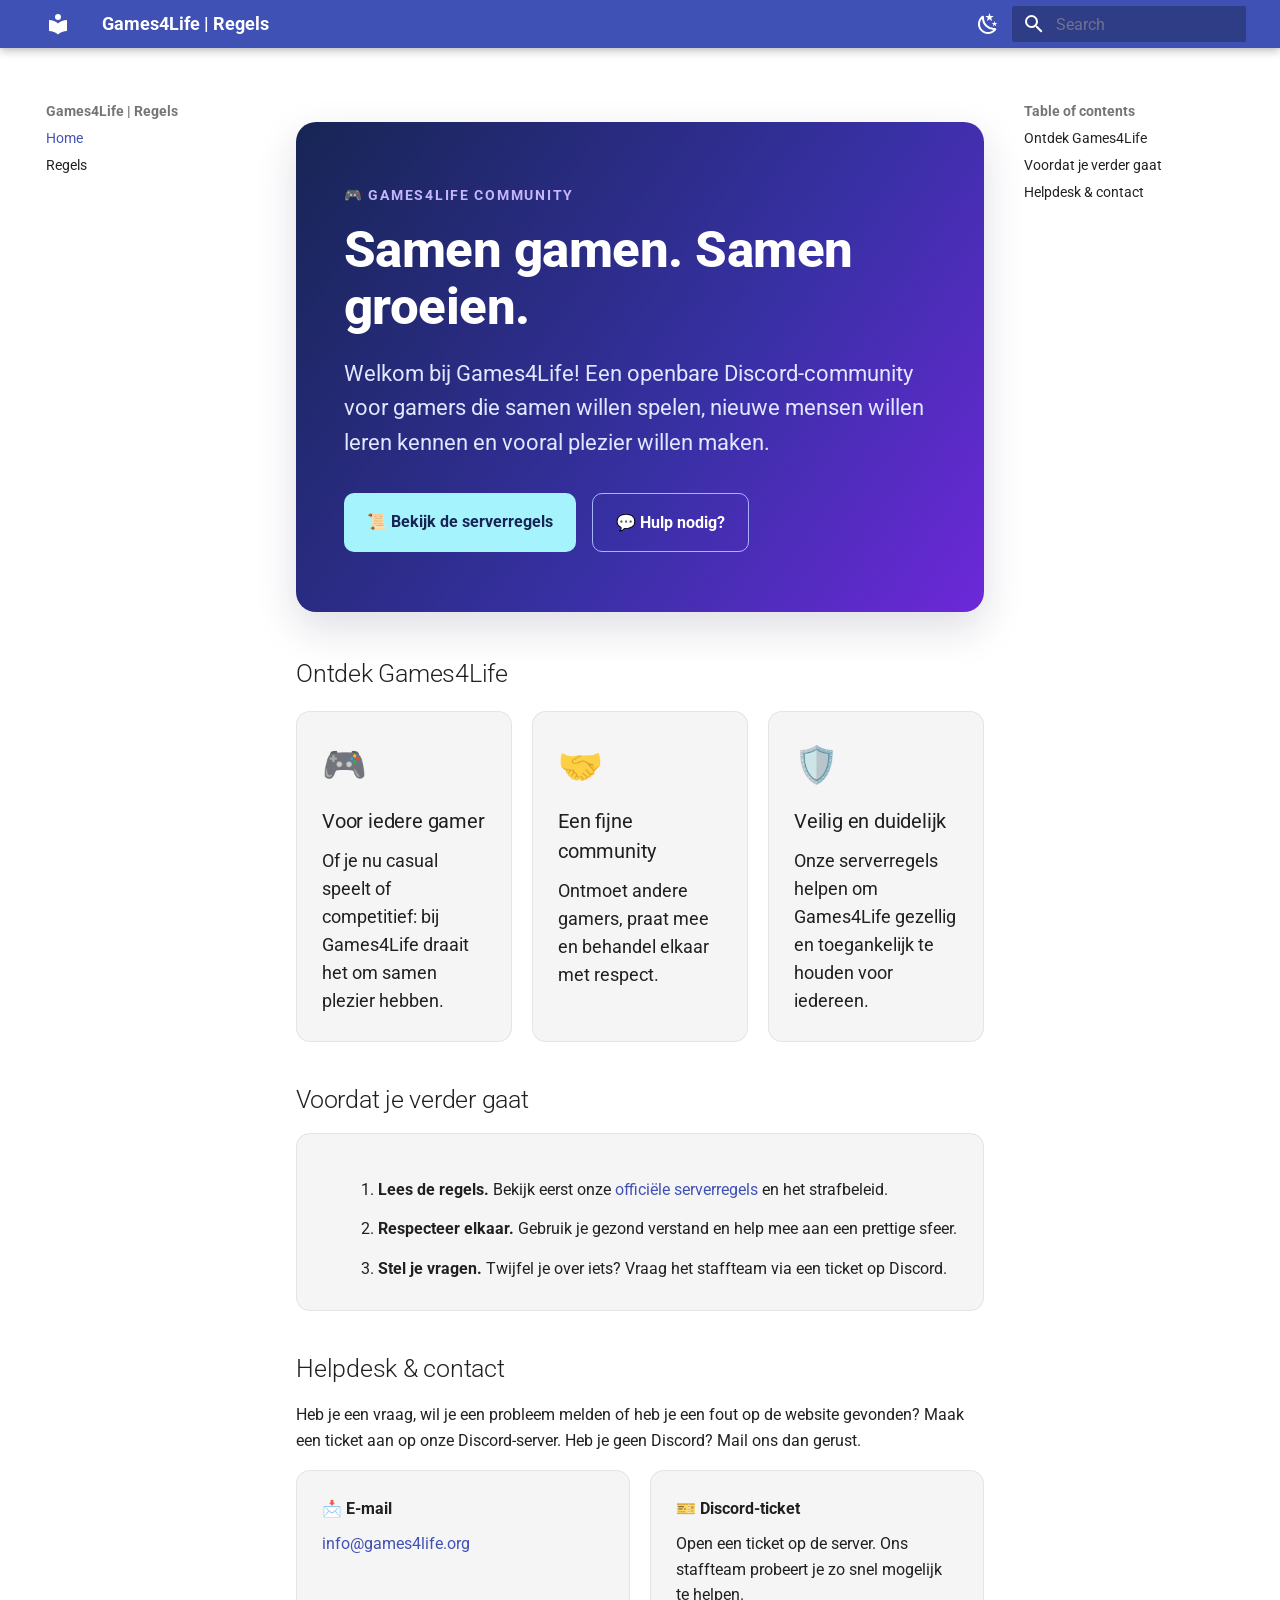
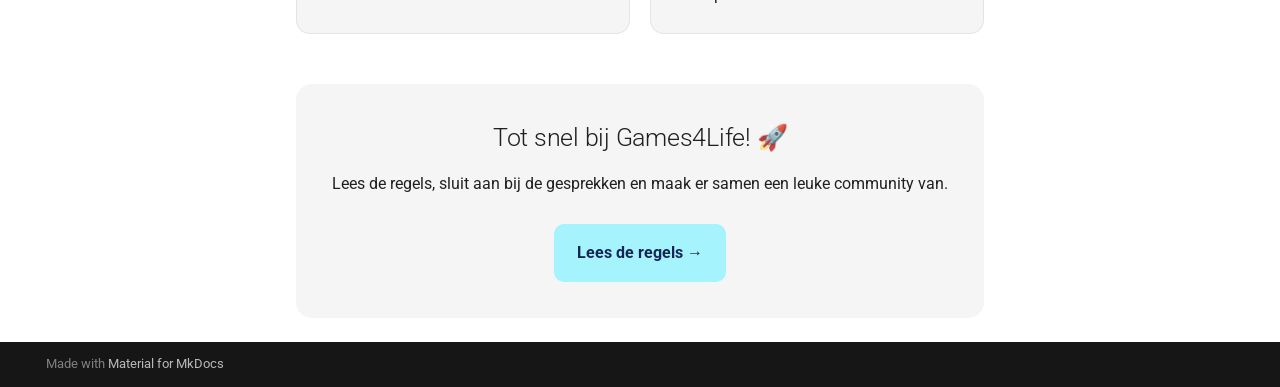
<file: index.html>
<!DOCTYPE html>

<html class="no-js" lang="nl">
<head>
<meta charset="utf-8"/>
<meta content="width=device-width,initial-scale=1" name="viewport"/>
<link href="https://regels.games4life.org/" rel="canonical"/>
<link href="rules/" rel="next"/>
<link href="assets/images/favicon.png" rel="icon"/>
<meta content="mkdocs-1.4.3, mkdocs-material-9.1.15" name="generator"/>
<title>Home - Games4Life</title>
<link href="assets/stylesheets/main.26e3688c.min.css" rel="stylesheet"/>
<link href="assets/stylesheets/palette.ecc896b0.min.css" rel="stylesheet"/>
<link crossorigin="" href="https://fonts.gstatic.com" rel="preconnect"/>
<link href="https://fonts.googleapis.com/css?family=Roboto:300,300i,400,400i,700,700i%7CRoboto+Mono:400,400i,700,700i&amp;display=fallback" rel="stylesheet"/>
<style>:root{--md-text-font:"Roboto";--md-code-font:"Roboto Mono"}</style>
<script>__md_scope=new URL(".",location),__md_hash=e=>[...e].reduce((e,_)=>(e<<5)-e+_.charCodeAt(0),0),__md_get=(e,_=localStorage,t=__md_scope)=>JSON.parse(_.getItem(t.pathname+"."+e)),__md_set=(e,_,t=localStorage,a=__md_scope)=>{try{t.setItem(a.pathname+"."+e,JSON.stringify(_))}catch(e){}}</script>
<style>
.g4l-hero{padding:3rem 2.4rem;border-radius:20px;background:linear-gradient(125deg,#172554,#3730a3 58%,#6d28d9);color:white;margin:1.2rem 0 2.2rem;box-shadow:0 16px 40px #1e1b4b25}.g4l-hero h1{color:white!important;font-weight:800;font-size:clamp(2rem,4vw,3.2rem);line-height:1.12;margin:.65rem 0 1rem}.g4l-hero p{color:#e0e7ff;max-width:680px;font-size:1.08rem}.g4l-eyebrow{font-weight:700;letter-spacing:.12em;font-size:.72rem;color:#c4b5fd}.g4l-actions{display:flex;gap:.8rem;flex-wrap:wrap;margin-top:1.6rem}.g4l-button{display:inline-block;padding:.8rem 1.15rem;border-radius:10px;font-weight:700!important;text-decoration:none!important;transition:transform .2s,filter .2s}.g4l-button:hover{transform:translateY(-2px);filter:brightness(1.08)}.g4l-button.primary{background:#a5f3fc;color:#172554!important}.g4l-button.secondary{border:1px solid #a5b4fc;color:white!important}.g4l-grid{display:grid;grid-template-columns:repeat(3,minmax(0,1fr));gap:1rem;margin:1rem 0 2rem}.g4l-card,.g4l-panel,.g4l-contact>div{border:1px solid var(--md-default-fg-color--lightest);background:var(--md-code-bg-color);border-radius:14px;padding:1.25rem}.g4l-card h3{margin:.55rem 0}.g4l-card p{margin:0;font-size:.88rem}.g4l-icon{font-size:1.8rem}.g4l-panel ol{margin:.2rem 0;padding-left:1.3rem}.g4l-panel li{margin:.7rem 0}.g4l-contact{display:grid;grid-template-columns:1fr 1fr;gap:1rem}.g4l-contact p{margin:.5rem 0 0}.g4l-bottom{margin:2.5rem 0 1rem;padding:1.8rem;border-radius:16px;text-align:center;background:var(--md-code-bg-color)}.g4l-bottom h2{margin-top:0}.g4l-bottom .g4l-button{margin-top:.6rem}@media(max-width:750px){.g4l-grid{grid-template-columns:1fr}.g4l-contact{grid-template-columns:1fr}.g4l-hero{padding:2rem 1.3rem}.g4l-hero h1{font-size:2rem}}</style></head>
<body data-md-color-accent="indigo" data-md-color-primary="indigo" data-md-color-scheme="default" dir="ltr">
<script>var palette=__md_get("__palette");if(palette&&"object"==typeof palette.color)for(var key of Object.keys(palette.color))document.body.setAttribute("data-md-color-"+key,palette.color[key])</script>
<input autocomplete="off" class="md-toggle" data-md-toggle="drawer" id="__drawer" type="checkbox"/>
<input autocomplete="off" class="md-toggle" data-md-toggle="search" id="__search" type="checkbox"/>
<label class="md-overlay" for="__drawer"></label>
<div data-md-component="skip">
<a class="md-skip" href="#welkom">
          Skip to content
        </a>
</div>
<div data-md-component="announce">
</div>
<header class="md-header md-header--shadow" data-md-component="header">
<nav aria-label="Header" class="md-header__inner md-grid">
<a aria-label="Games4Life | Regels" class="md-header__button md-logo" data-md-component="logo" href="." title="Games4Life | Regels">
<svg viewbox="0 0 24 24" xmlns="http://www.w3.org/2000/svg"><path d="M12 8a3 3 0 0 0 3-3 3 3 0 0 0-3-3 3 3 0 0 0-3 3 3 3 0 0 0 3 3m0 3.54C9.64 9.35 6.5 8 3 8v11c3.5 0 6.64 1.35 9 3.54 2.36-2.19 5.5-3.54 9-3.54V8c-3.5 0-6.64 1.35-9 3.54Z"></path></svg>
</a>
<label class="md-header__button md-icon" for="__drawer">
<svg viewbox="0 0 24 24" xmlns="http://www.w3.org/2000/svg"><path d="M3 6h18v2H3V6m0 5h18v2H3v-2m0 5h18v2H3v-2Z"></path></svg>
</label>
<div class="md-header__title" data-md-component="header-title">
<div class="md-header__ellipsis">
<div class="md-header__topic">
<span class="md-ellipsis">
            Games4Life | Regels
          </span>
</div>
<div class="md-header__topic" data-md-component="header-topic">
<span class="md-ellipsis">
            
              Home
            
          </span>
</div>
</div>
</div>
<form class="md-header__option" data-md-component="palette">
<input aria-label="Donkere modus" class="md-option" data-md-color-accent="indigo" data-md-color-media="" data-md-color-primary="indigo" data-md-color-scheme="default" id="__palette_1" name="__palette" type="radio"/>
<label class="md-header__button md-icon" for="__palette_2" hidden="" title="Donkere modus">
<svg viewbox="0 0 24 24" xmlns="http://www.w3.org/2000/svg"><path d="m17.75 4.09-2.53 1.94.91 3.06-2.63-1.81-2.63 1.81.91-3.06-2.53-1.94L12.44 4l1.06-3 1.06 3 3.19.09m3.5 6.91-1.64 1.25.59 1.98-1.7-1.17-1.7 1.17.59-1.98L15.75 11l2.06-.05L18.5 9l.69 1.95 2.06.05m-2.28 4.95c.83-.08 1.72 1.1 1.19 1.85-.32.45-.66.87-1.08 1.27C15.17 23 8.84 23 4.94 19.07c-3.91-3.9-3.91-10.24 0-14.14.4-.4.82-.76 1.27-1.08.75-.53 1.93.36 1.85 1.19-.27 2.86.69 5.83 2.89 8.02a9.96 9.96 0 0 0 8.02 2.89m-1.64 2.02a12.08 12.08 0 0 1-7.8-3.47c-2.17-2.19-3.33-5-3.49-7.82-2.81 3.14-2.7 7.96.31 10.98 3.02 3.01 7.84 3.12 10.98.31Z"></path></svg>
</label>
<input aria-label="Lichte modus" class="md-option" data-md-color-accent="indigo" data-md-color-media="" data-md-color-primary="indigo" data-md-color-scheme="slate" id="__palette_2" name="__palette" type="radio"/>
<label class="md-header__button md-icon" for="__palette_1" hidden="" title="Lichte modus">
<svg viewbox="0 0 24 24" xmlns="http://www.w3.org/2000/svg"><path d="M12 7a5 5 0 0 1 5 5 5 5 0 0 1-5 5 5 5 0 0 1-5-5 5 5 0 0 1 5-5m0 2a3 3 0 0 0-3 3 3 3 0 0 0 3 3 3 3 0 0 0 3-3 3 3 0 0 0-3-3m0-7 2.39 3.42C13.65 5.15 12.84 5 12 5c-.84 0-1.65.15-2.39.42L12 2M3.34 7l4.16-.35A7.2 7.2 0 0 0 5.94 8.5c-.44.74-.69 1.5-.83 2.29L3.34 7m.02 10 1.76-3.77a7.131 7.131 0 0 0 2.38 4.14L3.36 17M20.65 7l-1.77 3.79a7.023 7.023 0 0 0-2.38-4.15l4.15.36m-.01 10-4.14.36c.59-.51 1.12-1.14 1.54-1.86.42-.73.69-1.5.83-2.29L20.64 17M12 22l-2.41-3.44c.74.27 1.55.44 2.41.44.82 0 1.63-.17 2.37-.44L12 22Z"></path></svg>
</label>
</form>
<label class="md-header__button md-icon" for="__search">
<svg viewbox="0 0 24 24" xmlns="http://www.w3.org/2000/svg"><path d="M9.5 3A6.5 6.5 0 0 1 16 9.5c0 1.61-.59 3.09-1.56 4.23l.27.27h.79l5 5-1.5 1.5-5-5v-.79l-.27-.27A6.516 6.516 0 0 1 9.5 16 6.5 6.5 0 0 1 3 9.5 6.5 6.5 0 0 1 9.5 3m0 2C7 5 5 7 5 9.5S7 14 9.5 14 14 12 14 9.5 12 5 9.5 5Z"></path></svg>
</label>
<div class="md-search" data-md-component="search" role="dialog">
<label class="md-search__overlay" for="__search"></label>
<div class="md-search__inner" role="search">
<form class="md-search__form" name="search">
<input aria-label="Search" autocapitalize="off" autocomplete="off" autocorrect="off" class="md-search__input" data-md-component="search-query" name="query" placeholder="Search" required="" spellcheck="false" type="text"/>
<label class="md-search__icon md-icon" for="__search">
<svg viewbox="0 0 24 24" xmlns="http://www.w3.org/2000/svg"><path d="M9.5 3A6.5 6.5 0 0 1 16 9.5c0 1.61-.59 3.09-1.56 4.23l.27.27h.79l5 5-1.5 1.5-5-5v-.79l-.27-.27A6.516 6.516 0 0 1 9.5 16 6.5 6.5 0 0 1 3 9.5 6.5 6.5 0 0 1 9.5 3m0 2C7 5 5 7 5 9.5S7 14 9.5 14 14 12 14 9.5 12 5 9.5 5Z"></path></svg>
<svg viewbox="0 0 24 24" xmlns="http://www.w3.org/2000/svg"><path d="M20 11v2H8l5.5 5.5-1.42 1.42L4.16 12l7.92-7.92L13.5 5.5 8 11h12Z"></path></svg>
</label>
<nav aria-label="Search" class="md-search__options">
<button aria-label="Clear" class="md-search__icon md-icon" tabindex="-1" title="Clear" type="reset">
<svg viewbox="0 0 24 24" xmlns="http://www.w3.org/2000/svg"><path d="M19 6.41 17.59 5 12 10.59 6.41 5 5 6.41 10.59 12 5 17.59 6.41 19 12 13.41 17.59 19 19 17.59 13.41 12 19 6.41Z"></path></svg>
</button>
</nav>
</form>
<div class="md-search__output">
<div class="md-search__scrollwrap" data-md-scrollfix="">
<div class="md-search-result" data-md-component="search-result">
<div class="md-search-result__meta">
            Initializing search
          </div>
<ol class="md-search-result__list" role="presentation"></ol>
</div>
</div>
</div>
</div>
</div>
</nav>
</header>
<div class="md-container" data-md-component="container">
<main class="md-main" data-md-component="main">
<div class="md-main__inner md-grid">
<div class="md-sidebar md-sidebar--primary" data-md-component="sidebar" data-md-type="navigation">
<div class="md-sidebar__scrollwrap">
<div class="md-sidebar__inner">
<nav aria-label="Navigation" class="md-nav md-nav--primary" data-md-level="0">
<label class="md-nav__title" for="__drawer">
<a aria-label="Games4Life | Regels" class="md-nav__button md-logo" data-md-component="logo" href="." title="Games4Life | Regels">
<svg viewbox="0 0 24 24" xmlns="http://www.w3.org/2000/svg"><path d="M12 8a3 3 0 0 0 3-3 3 3 0 0 0-3-3 3 3 0 0 0-3 3 3 3 0 0 0 3 3m0 3.54C9.64 9.35 6.5 8 3 8v11c3.5 0 6.64 1.35 9 3.54 2.36-2.19 5.5-3.54 9-3.54V8c-3.5 0-6.64 1.35-9 3.54Z"></path></svg>
</a>
    Games4Life | Regels
  </label>
<ul class="md-nav__list" data-md-scrollfix="">
<li class="md-nav__item md-nav__item--active">
<input class="md-nav__toggle md-toggle" id="__toc" type="checkbox"/>
<label class="md-nav__link md-nav__link--active" for="__toc">
          Home
          <span class="md-nav__icon md-icon"></span>
</label>
<a class="md-nav__link md-nav__link--active" href=".">
        Home
      </a>
<nav aria-label="Table of contents" class="md-nav md-nav--secondary">
<label class="md-nav__title" for="__toc">
<span class="md-nav__icon md-icon"></span>
      Table of contents
    </label>
<ul class="md-nav__list" data-md-component="toc" data-md-scrollfix=""><li class="md-nav__item"><a class="md-nav__link" href="#ontdek-games4life">Ontdek Games4Life</a></li><li class="md-nav__item"><a class="md-nav__link" href="#voordat-je-verder-gaat">Voordat je verder gaat</a></li><li class="md-nav__item"><a class="md-nav__link" href="#helpdesk">Helpdesk &amp; contact</a></li></ul>
</nav>
</li>
<li class="md-nav__item">
<a class="md-nav__link" href="rules/">
        Regels
      </a>
</li>
</ul>
</nav>
</div>
</div>
</div>
<div class="md-sidebar md-sidebar--secondary" data-md-component="sidebar" data-md-type="toc">
<div class="md-sidebar__scrollwrap">
<div class="md-sidebar__inner">
<nav aria-label="Table of contents" class="md-nav md-nav--secondary">
<label class="md-nav__title" for="__toc">
<span class="md-nav__icon md-icon"></span>
      Table of contents
    </label>
<ul class="md-nav__list" data-md-component="toc" data-md-scrollfix=""><li class="md-nav__item"><a class="md-nav__link" href="#ontdek-games4life">Ontdek Games4Life</a></li><li class="md-nav__item"><a class="md-nav__link" href="#voordat-je-verder-gaat">Voordat je verder gaat</a></li><li class="md-nav__item"><a class="md-nav__link" href="#helpdesk">Helpdesk &amp; contact</a></li></ul>
</nav>
</div>
</div>
</div>
<div class="md-content" data-md-component="content">
<article class="md-content__inner md-typeset"><div class="g4l-hero"><span class="g4l-eyebrow">🎮 GAMES4LIFE COMMUNITY</span><h1 id="welkom">Samen gamen. Samen groeien.</h1><p>Welkom bij Games4Life! Een openbare Discord-community voor gamers die samen willen spelen, nieuwe mensen willen leren kennen en vooral plezier willen maken.</p><div class="g4l-actions"><a class="g4l-button primary" href="rules/">📜 Bekijk de serverregels</a><a class="g4l-button secondary" href="#helpdesk">💬 Hulp nodig?</a></div></div><h2 id="ontdek-games4life">Ontdek Games4Life</h2><div class="g4l-grid"><section class="g4l-card"><span class="g4l-icon">🎮</span><h3>Voor iedere gamer</h3><p>Of je nu casual speelt of competitief: bij Games4Life draait het om samen plezier hebben.</p></section><section class="g4l-card"><span class="g4l-icon">🤝</span><h3>Een fijne community</h3><p>Ontmoet andere gamers, praat mee en behandel elkaar met respect.</p></section><section class="g4l-card"><span class="g4l-icon">🛡️</span><h3>Veilig en duidelijk</h3><p>Onze serverregels helpen om Games4Life gezellig en toegankelijk te houden voor iedereen.</p></section></div><h2 id="voordat-je-verder-gaat">Voordat je verder gaat</h2><div class="g4l-panel"><ol><li><strong>Lees de regels.</strong> Bekijk eerst onze <a href="rules/">officiële serverregels</a> en het strafbeleid.</li><li><strong>Respecteer elkaar.</strong> Gebruik je gezond verstand en help mee aan een prettige sfeer.</li><li><strong>Stel je vragen.</strong> Twijfel je over iets? Vraag het staffteam via een ticket op Discord.</li></ol></div><h2 id="helpdesk">Helpdesk &amp; contact</h2><p>Heb je een vraag, wil je een probleem melden of heb je een fout op de website gevonden? Maak een ticket aan op onze Discord-server. Heb je geen Discord? Mail ons dan gerust.</p><div class="g4l-contact"><div><strong>📩 E-mail</strong><p><a href="mailto:info@games4life.org">info@games4life.org</a></p></div><div><strong>🎫 Discord-ticket</strong><p>Open een ticket op de server. Ons staffteam probeert je zo snel mogelijk te helpen.</p></div></div><div class="g4l-bottom"><h2>Tot snel bij Games4Life! 🚀</h2><p>Lees de regels, sluit aan bij de gesprekken en maak er samen een leuke community van.</p><a class="g4l-button primary" href="rules/">Lees de regels →</a></div></article>
</div>
</div>
</main>
<footer class="md-footer">
<div class="md-footer-meta md-typeset">
<div class="md-footer-meta__inner md-grid">
<div class="md-copyright">
  
  
    Made with
    <a href="https://squidfunk.github.io/mkdocs-material/" rel="noopener" target="_blank">
      Material for MkDocs
    </a>
</div>
</div>
</div>
</footer>
</div>
<div class="md-dialog" data-md-component="dialog">
<div class="md-dialog__inner md-typeset"></div>
</div>
<script id="__config" type="application/json">{"base": ".", "features": [], "search": "assets/javascripts/workers/search.208ed371.min.js", "translations": {"clipboard.copied": "Copied to clipboard", "clipboard.copy": "Copy to clipboard", "search.result.more.one": "1 more on this page", "search.result.more.other": "# more on this page", "search.result.none": "No matching documents", "search.result.one": "1 matching document", "search.result.other": "# matching documents", "search.result.placeholder": "Type to start searching", "search.result.term.missing": "Missing", "select.version": "Select version"}}</script>
<script src="assets/javascripts/bundle.b4d07000.min.js"></script>
</body>
</html>
</file>
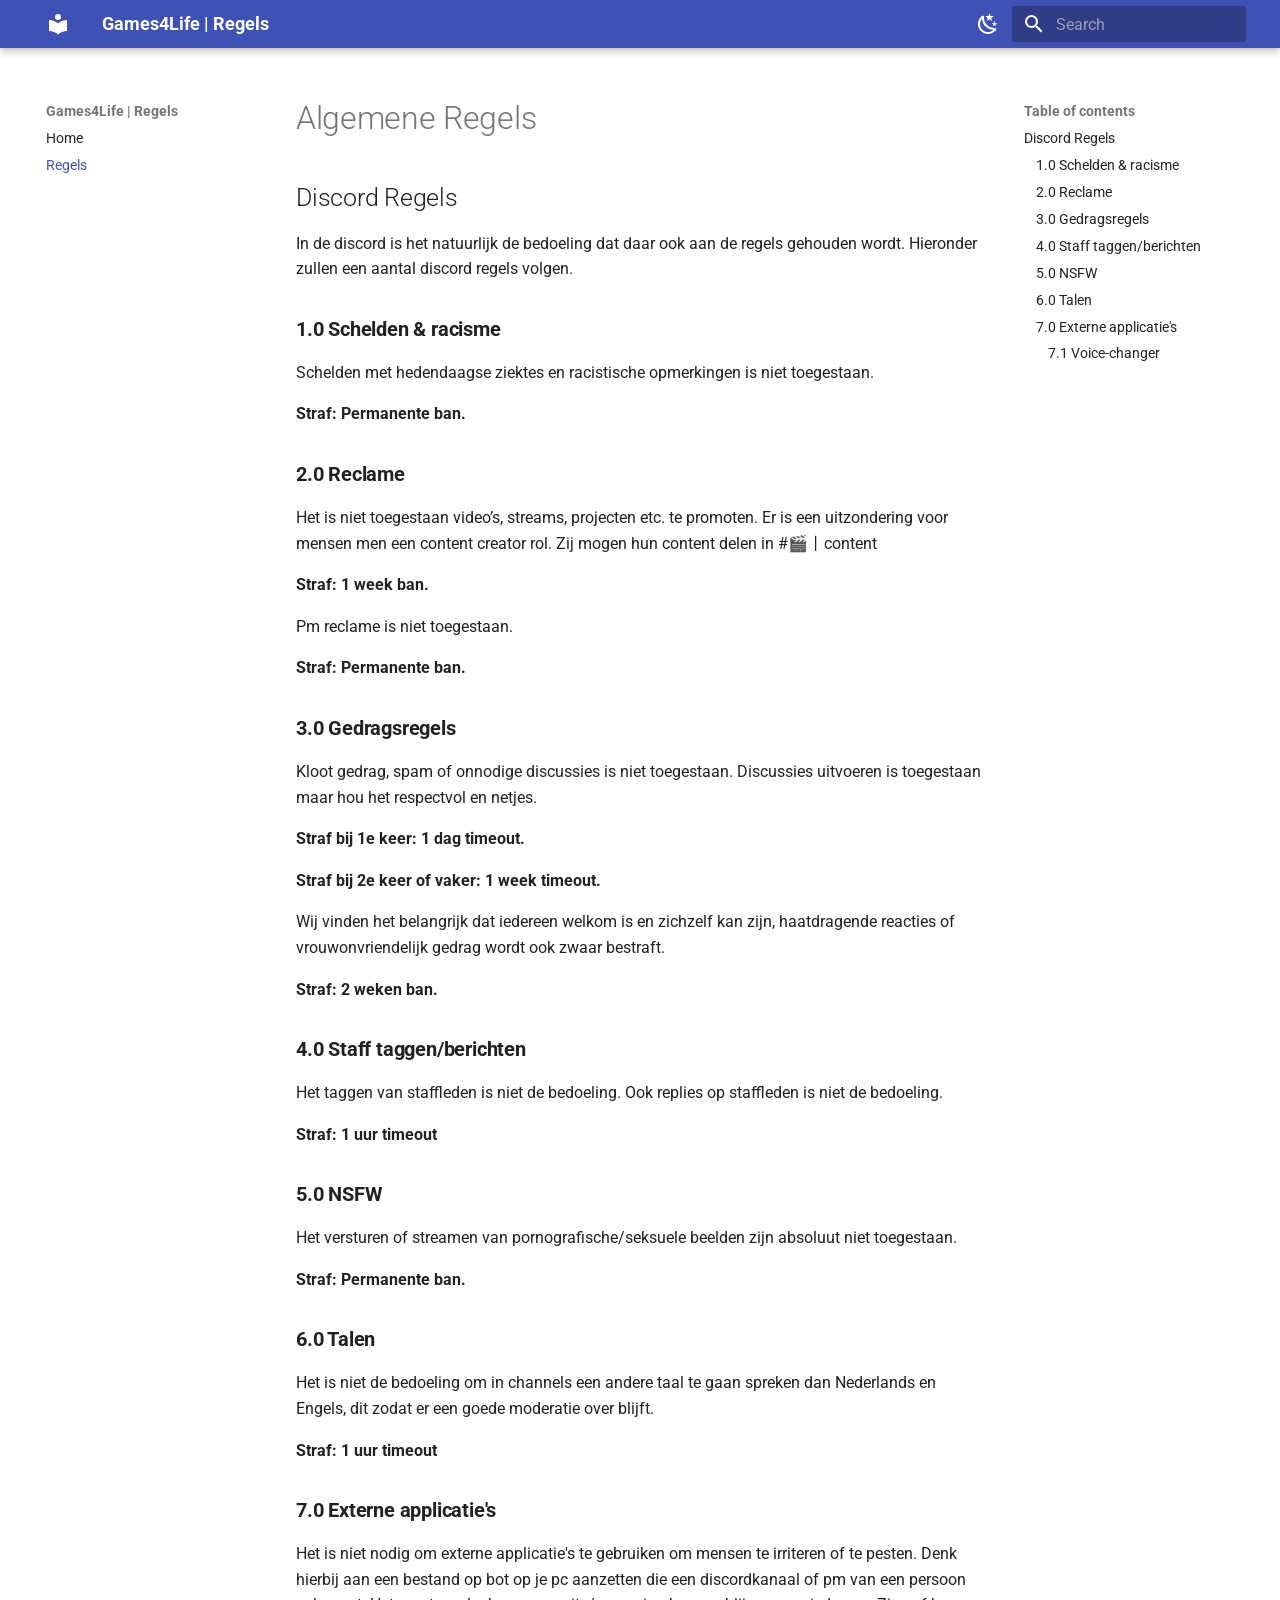
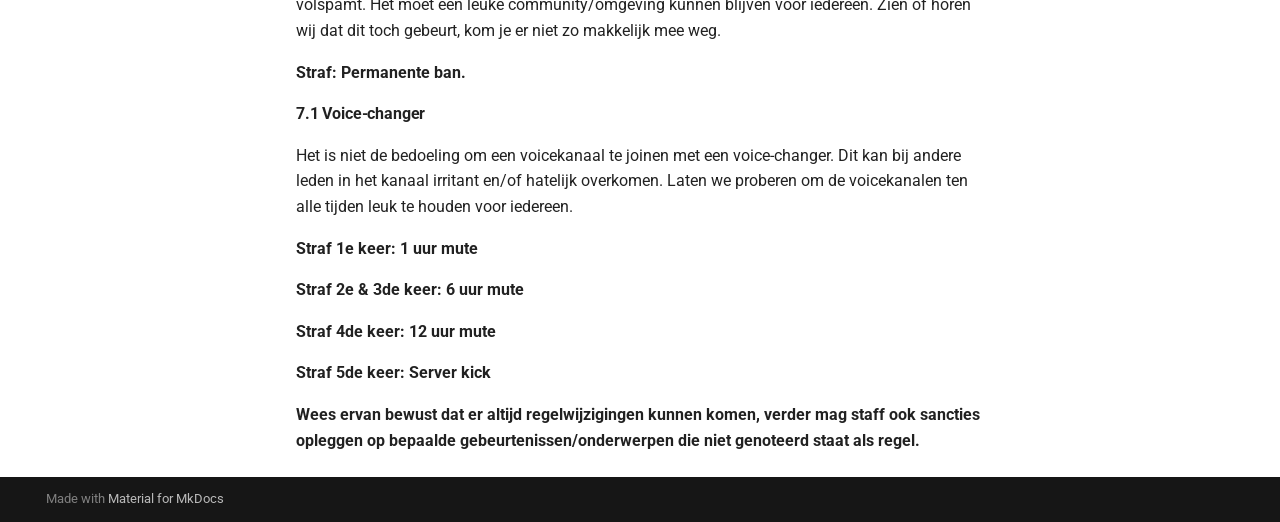
<file: regels/index.html>
<!doctype html>
<html lang="en" class="no-js">
  <head>
    
      <meta charset="utf-8">
      <meta name="viewport" content="width=device-width,initial-scale=1">
      
      
      
        <link rel="canonical" href="https://regels.games4life.org/rules/">
      
      
        <link rel="prev" href="..">
      
      
      <link rel="icon" href="../assets/images/favicon.png">
      <meta name="generator" content="mkdocs-1.4.3, mkdocs-material-9.1.15">
    
    
      
        <title>Regels - Games4Life | Regels</title>
      
    
    
      <link rel="stylesheet" href="../assets/stylesheets/main.26e3688c.min.css">
      
        
        <link rel="stylesheet" href="../assets/stylesheets/palette.ecc896b0.min.css">
      
      

    
    
    
      
        
        
        <link rel="preconnect" href="https://fonts.gstatic.com" crossorigin>
        <link rel="stylesheet" href="https://fonts.googleapis.com/css?family=Roboto:300,300i,400,400i,700,700i%7CRoboto+Mono:400,400i,700,700i&display=fallback">
        <style>:root{--md-text-font:"Roboto";--md-code-font:"Roboto Mono"}</style>
      
    
    
    <script>__md_scope=new URL("..",location),__md_hash=e=>[...e].reduce((e,_)=>(e<<5)-e+_.charCodeAt(0),0),__md_get=(e,_=localStorage,t=__md_scope)=>JSON.parse(_.getItem(t.pathname+"."+e)),__md_set=(e,_,t=localStorage,a=__md_scope)=>{try{t.setItem(a.pathname+"."+e,JSON.stringify(_))}catch(e){}}</script>
    
      

    
    
    
  </head>
  
  
    
    
      
    
    
    
    
    <body dir="ltr" data-md-color-scheme="default" data-md-color-primary="indigo" data-md-color-accent="indigo">
  
    
    
      <script>var palette=__md_get("__palette");if(palette&&"object"==typeof palette.color)for(var key of Object.keys(palette.color))document.body.setAttribute("data-md-color-"+key,palette.color[key])</script>
    
    <input class="md-toggle" data-md-toggle="drawer" type="checkbox" id="__drawer" autocomplete="off">
    <input class="md-toggle" data-md-toggle="search" type="checkbox" id="__search" autocomplete="off">
    <label class="md-overlay" for="__drawer"></label>
    <div data-md-component="skip">
      
        
        <a href="#algemene-regels" class="md-skip">
          Skip to content
        </a>
      
    </div>
    <div data-md-component="announce">
      
    </div>
    
    
      

  

<header class="md-header md-header--shadow" data-md-component="header">
  <nav class="md-header__inner md-grid" aria-label="Header">
    <a href=".." title="Games4Life | Regels" class="md-header__button md-logo" aria-label="Games4Life | Regels" data-md-component="logo">
      
  
  <svg xmlns="http://www.w3.org/2000/svg" viewBox="0 0 24 24"><path d="M12 8a3 3 0 0 0 3-3 3 3 0 0 0-3-3 3 3 0 0 0-3 3 3 3 0 0 0 3 3m0 3.54C9.64 9.35 6.5 8 3 8v11c3.5 0 6.64 1.35 9 3.54 2.36-2.19 5.5-3.54 9-3.54V8c-3.5 0-6.64 1.35-9 3.54Z"/></svg>

    </a>
    <label class="md-header__button md-icon" for="__drawer">
      <svg xmlns="http://www.w3.org/2000/svg" viewBox="0 0 24 24"><path d="M3 6h18v2H3V6m0 5h18v2H3v-2m0 5h18v2H3v-2Z"/></svg>
    </label>
    <div class="md-header__title" data-md-component="header-title">
      <div class="md-header__ellipsis">
        <div class="md-header__topic">
          <span class="md-ellipsis">
            Games4Life | Regels
          </span>
        </div>
        <div class="md-header__topic" data-md-component="header-topic">
          <span class="md-ellipsis">
            
              Regels
            
          </span>
        </div>
      </div>
    </div>
    
      
        <form class="md-header__option" data-md-component="palette">
          
            
            
            
            <input class="md-option" data-md-color-media="" data-md-color-scheme="default" data-md-color-primary="indigo" data-md-color-accent="indigo"  aria-label="Donkere modus"  type="radio" name="__palette" id="__palette_1">
            
              <label class="md-header__button md-icon" title="Donkere modus" for="__palette_2" hidden>
                <svg xmlns="http://www.w3.org/2000/svg" viewBox="0 0 24 24"><path d="m17.75 4.09-2.53 1.94.91 3.06-2.63-1.81-2.63 1.81.91-3.06-2.53-1.94L12.44 4l1.06-3 1.06 3 3.19.09m3.5 6.91-1.64 1.25.59 1.98-1.7-1.17-1.7 1.17.59-1.98L15.75 11l2.06-.05L18.5 9l.69 1.95 2.06.05m-2.28 4.95c.83-.08 1.72 1.1 1.19 1.85-.32.45-.66.87-1.08 1.27C15.17 23 8.84 23 4.94 19.07c-3.91-3.9-3.91-10.24 0-14.14.4-.4.82-.76 1.27-1.08.75-.53 1.93.36 1.85 1.19-.27 2.86.69 5.83 2.89 8.02a9.96 9.96 0 0 0 8.02 2.89m-1.64 2.02a12.08 12.08 0 0 1-7.8-3.47c-2.17-2.19-3.33-5-3.49-7.82-2.81 3.14-2.7 7.96.31 10.98 3.02 3.01 7.84 3.12 10.98.31Z"/></svg>
              </label>
            
          
            
            
            
            <input class="md-option" data-md-color-media="" data-md-color-scheme="slate" data-md-color-primary="indigo" data-md-color-accent="indigo"  aria-label="Lichte modus"  type="radio" name="__palette" id="__palette_2">
            
              <label class="md-header__button md-icon" title="Lichte modus" for="__palette_1" hidden>
                <svg xmlns="http://www.w3.org/2000/svg" viewBox="0 0 24 24"><path d="M12 7a5 5 0 0 1 5 5 5 5 0 0 1-5 5 5 5 0 0 1-5-5 5 5 0 0 1 5-5m0 2a3 3 0 0 0-3 3 3 3 0 0 0 3 3 3 3 0 0 0 3-3 3 3 0 0 0-3-3m0-7 2.39 3.42C13.65 5.15 12.84 5 12 5c-.84 0-1.65.15-2.39.42L12 2M3.34 7l4.16-.35A7.2 7.2 0 0 0 5.94 8.5c-.44.74-.69 1.5-.83 2.29L3.34 7m.02 10 1.76-3.77a7.131 7.131 0 0 0 2.38 4.14L3.36 17M20.65 7l-1.77 3.79a7.023 7.023 0 0 0-2.38-4.15l4.15.36m-.01 10-4.14.36c.59-.51 1.12-1.14 1.54-1.86.42-.73.69-1.5.83-2.29L20.64 17M12 22l-2.41-3.44c.74.27 1.55.44 2.41.44.82 0 1.63-.17 2.37-.44L12 22Z"/></svg>
              </label>
            
          
        </form>
      
    
    
    
      <label class="md-header__button md-icon" for="__search">
        <svg xmlns="http://www.w3.org/2000/svg" viewBox="0 0 24 24"><path d="M9.5 3A6.5 6.5 0 0 1 16 9.5c0 1.61-.59 3.09-1.56 4.23l.27.27h.79l5 5-1.5 1.5-5-5v-.79l-.27-.27A6.516 6.516 0 0 1 9.5 16 6.5 6.5 0 0 1 3 9.5 6.5 6.5 0 0 1 9.5 3m0 2C7 5 5 7 5 9.5S7 14 9.5 14 14 12 14 9.5 12 5 9.5 5Z"/></svg>
      </label>
      <div class="md-search" data-md-component="search" role="dialog">
  <label class="md-search__overlay" for="__search"></label>
  <div class="md-search__inner" role="search">
    <form class="md-search__form" name="search">
      <input type="text" class="md-search__input" name="query" aria-label="Search" placeholder="Search" autocapitalize="off" autocorrect="off" autocomplete="off" spellcheck="false" data-md-component="search-query" required>
      <label class="md-search__icon md-icon" for="__search">
        <svg xmlns="http://www.w3.org/2000/svg" viewBox="0 0 24 24"><path d="M9.5 3A6.5 6.5 0 0 1 16 9.5c0 1.61-.59 3.09-1.56 4.23l.27.27h.79l5 5-1.5 1.5-5-5v-.79l-.27-.27A6.516 6.516 0 0 1 9.5 16 6.5 6.5 0 0 1 3 9.5 6.5 6.5 0 0 1 9.5 3m0 2C7 5 5 7 5 9.5S7 14 9.5 14 14 12 14 9.5 12 5 9.5 5Z"/></svg>
        <svg xmlns="http://www.w3.org/2000/svg" viewBox="0 0 24 24"><path d="M20 11v2H8l5.5 5.5-1.42 1.42L4.16 12l7.92-7.92L13.5 5.5 8 11h12Z"/></svg>
      </label>
      <nav class="md-search__options" aria-label="Search">
        
        <button type="reset" class="md-search__icon md-icon" title="Clear" aria-label="Clear" tabindex="-1">
          <svg xmlns="http://www.w3.org/2000/svg" viewBox="0 0 24 24"><path d="M19 6.41 17.59 5 12 10.59 6.41 5 5 6.41 10.59 12 5 17.59 6.41 19 12 13.41 17.59 19 19 17.59 13.41 12 19 6.41Z"/></svg>
        </button>
      </nav>
      
    </form>
    <div class="md-search__output">
      <div class="md-search__scrollwrap" data-md-scrollfix>
        <div class="md-search-result" data-md-component="search-result">
          <div class="md-search-result__meta">
            Initializing search
          </div>
          <ol class="md-search-result__list" role="presentation"></ol>
        </div>
      </div>
    </div>
  </div>
</div>
    
    
  </nav>
  
</header>
    
    <div class="md-container" data-md-component="container">
      
      
        
          
        
      
      <main class="md-main" data-md-component="main">
        <div class="md-main__inner md-grid">
          
            
              
              <div class="md-sidebar md-sidebar--primary" data-md-component="sidebar" data-md-type="navigation" >
                <div class="md-sidebar__scrollwrap">
                  <div class="md-sidebar__inner">
                    


<nav class="md-nav md-nav--primary" aria-label="Navigation" data-md-level="0">
  <label class="md-nav__title" for="__drawer">
    <a href=".." title="Games4Life | Regels" class="md-nav__button md-logo" aria-label="Games4Life | Regels" data-md-component="logo">
      
  
  <svg xmlns="http://www.w3.org/2000/svg" viewBox="0 0 24 24"><path d="M12 8a3 3 0 0 0 3-3 3 3 0 0 0-3-3 3 3 0 0 0-3 3 3 3 0 0 0 3 3m0 3.54C9.64 9.35 6.5 8 3 8v11c3.5 0 6.64 1.35 9 3.54 2.36-2.19 5.5-3.54 9-3.54V8c-3.5 0-6.64 1.35-9 3.54Z"/></svg>

    </a>
    Games4Life | Regels
  </label>
  
  <ul class="md-nav__list" data-md-scrollfix>
    
      
      
      

  
  
  
    <li class="md-nav__item">
      <a href=".." class="md-nav__link">
        Home
      </a>
    </li>
  

    
      
      
      

  
  
    
  
  
    <li class="md-nav__item md-nav__item--active">
      
      <input class="md-nav__toggle md-toggle" type="checkbox" id="__toc">
      
      
        
      
      
        <label class="md-nav__link md-nav__link--active" for="__toc">
          Regels
          <span class="md-nav__icon md-icon"></span>
        </label>
      
      <a href="./" class="md-nav__link md-nav__link--active">
        Regels
      </a>
      
        

<nav class="md-nav md-nav--secondary" aria-label="Table of contents">
  
  
  
    
  
  
    <label class="md-nav__title" for="__toc">
      <span class="md-nav__icon md-icon"></span>
      Table of contents
    </label>
    <ul class="md-nav__list" data-md-component="toc" data-md-scrollfix>
      
        <li class="md-nav__item">
  <a href="#discord-regels" class="md-nav__link">
    Discord Regels
  </a>
  
    <nav class="md-nav" aria-label="Discord Regels">
      <ul class="md-nav__list">
        
          <li class="md-nav__item">
  <a href="#10-schelden-racisme" class="md-nav__link">
    1.0 Schelden &amp; racisme
  </a>
  
</li>
        
          <li class="md-nav__item">
  <a href="#20-reclame" class="md-nav__link">
    2.0 Reclame
  </a>
  
</li>
        
          <li class="md-nav__item">
  <a href="#30-gedragsregels" class="md-nav__link">
    3.0 Gedragsregels
  </a>
  
</li>
        
          <li class="md-nav__item">
  <a href="#40-staff-taggenberichten" class="md-nav__link">
    4.0 Staff taggen/berichten
  </a>
  
</li>
        
          <li class="md-nav__item">
  <a href="#50-nsfw" class="md-nav__link">
    5.0 NSFW
  </a>
  
</li>
        
          <li class="md-nav__item">
  <a href="#60-talen" class="md-nav__link">
    6.0 Talen
  </a>
  
</li>
        
          <li class="md-nav__item">
  <a href="#70-externe-applicaties" class="md-nav__link">
    7.0 Externe applicatie's
  </a>
  
    <nav class="md-nav" aria-label="7.0 Externe applicatie's">
      <ul class="md-nav__list">
        
          <li class="md-nav__item">
  <a href="#71-voice-changer" class="md-nav__link">
    7.1 Voice-changer
  </a>
  
</li>
        
      </ul>
    </nav>
  
</li>
        
      </ul>
    </nav>
  
</li>
      
    </ul>
  
</nav>
      
    </li>
  

    
  </ul>
</nav>
                  </div>
                </div>
              </div>
            
            
              
              <div class="md-sidebar md-sidebar--secondary" data-md-component="sidebar" data-md-type="toc" >
                <div class="md-sidebar__scrollwrap">
                  <div class="md-sidebar__inner">
                    

<nav class="md-nav md-nav--secondary" aria-label="Table of contents">
  
  
  
    
  
  
    <label class="md-nav__title" for="__toc">
      <span class="md-nav__icon md-icon"></span>
      Table of contents
    </label>
    <ul class="md-nav__list" data-md-component="toc" data-md-scrollfix>
      
        <li class="md-nav__item">
  <a href="#discord-regels" class="md-nav__link">
    Discord Regels
  </a>
  
    <nav class="md-nav" aria-label="Discord Regels">
      <ul class="md-nav__list">
        
          <li class="md-nav__item">
  <a href="#10-schelden-racisme" class="md-nav__link">
    1.0 Schelden &amp; racisme
  </a>
  
</li>
        
          <li class="md-nav__item">
  <a href="#20-reclame" class="md-nav__link">
    2.0 Reclame
  </a>
  
</li>
        
          <li class="md-nav__item">
  <a href="#30-gedragsregels" class="md-nav__link">
    3.0 Gedragsregels
  </a>
  
</li>
        
          <li class="md-nav__item">
  <a href="#40-staff-taggenberichten" class="md-nav__link">
    4.0 Staff taggen/berichten
  </a>
  
</li>
        
          <li class="md-nav__item">
  <a href="#50-nsfw" class="md-nav__link">
    5.0 NSFW
  </a>
  
</li>
        
          <li class="md-nav__item">
  <a href="#60-talen" class="md-nav__link">
    6.0 Talen
  </a>
  
</li>
        
          <li class="md-nav__item">
  <a href="#70-externe-applicaties" class="md-nav__link">
    7.0 Externe applicatie's
  </a>
  
    <nav class="md-nav" aria-label="7.0 Externe applicatie's">
      <ul class="md-nav__list">
        
          <li class="md-nav__item">
  <a href="#71-voice-changer" class="md-nav__link">
    7.1 Voice-changer
  </a>
  
</li>
        
      </ul>
    </nav>
  
</li>
        
      </ul>
    </nav>
  
</li>
      
    </ul>
  
</nav>
                  </div>
                </div>
              </div>
            
          
          
            <div class="md-content" data-md-component="content">
              <article class="md-content__inner md-typeset">
                
                  


<h1 id="algemene-regels">Algemene Regels</h1>
<h2 id="discord-regels">Discord Regels</h2>
<p>In de discord is het natuurlijk de bedoeling dat daar ook aan de regels gehouden wordt. Hieronder zullen een aantal discord regels volgen.</p>
<h3 id="10-schelden-racisme"><strong>1.0 Schelden &amp; racisme</strong></h3>
<p>Schelden met hedendaagse ziektes en racistische opmerkingen is niet toegestaan.</p>
<p><strong>Straf: Permanente ban.</strong></p>
<h3 id="20-reclame"><strong>2.0 Reclame</strong></h3>
<p>Het is niet toegestaan video’s, streams, projecten etc. te promoten. Er is een uitzondering voor mensen men een content creator rol. Zij mogen hun content delen in #🎬丨content</p>
<p><strong>Straf: 1 week ban.</strong></p>
<p>Pm reclame is niet toegestaan.</p>
<p><strong>Straf: Permanente ban.</strong></p>
<h3 id="30-gedragsregels"><strong>3.0 Gedragsregels</strong></h3>
<p>Kloot gedrag, spam of onnodige discussies is niet toegestaan. Discussies uitvoeren is toegestaan maar hou het respectvol en netjes.</p>
<p><strong>Straf bij 1e keer: 1 dag timeout.</strong></p>
<p><strong>Straf bij 2e keer of vaker: 1 week timeout.</strong></p>
<p>Wij vinden het belangrijk dat iedereen welkom is en zichzelf kan zijn, haatdragende reacties of vrouwonvriendelijk gedrag wordt ook zwaar bestraft.</p>
<p><strong>Straf: 2 weken ban.</strong></p>
<h3 id="40-staff-taggenberichten"><strong>4.0 Staff taggen/berichten</strong></h3>
<p>Het taggen van staffleden is niet de bedoeling. Ook replies op staffleden is niet de bedoeling.</p>
<p><strong>Straf: 1 uur timeout</strong></p>
<h3 id="50-nsfw"><strong>5.0 NSFW</strong></h3>
<p>Het versturen of streamen van pornografische/seksuele beelden zijn absoluut niet toegestaan.</p>
<p><strong>Straf: Permanente ban.</strong></p>
<h3 id="60-talen"><strong>6.0 Talen</strong></h3>
<p>Het is niet de bedoeling om in channels een andere taal te gaan spreken dan Nederlands en Engels, dit zodat er een goede moderatie over blijft.</p>
<p><strong>Straf: 1 uur timeout</strong></p>
<h3 id="70-externe-applicaties"><strong>7.0 Externe applicatie's</strong></h3>
<p>Het is niet nodig om externe applicatie's te gebruiken om mensen te irriteren of te pesten. Denk hierbij aan een bestand op bot op je pc aanzetten die een discordkanaal of pm van een persoon volspamt. Het moet een leuke community/omgeving kunnen blijven voor iedereen. Zien of horen wij dat dit toch gebeurt, kom je er niet zo makkelijk mee weg.</p>
<p><strong>Straf: Permanente ban.</strong></p>
<h4 id="71-voice-changer"><strong>7.1 Voice-changer</strong></h4>
<p>Het is niet de bedoeling om een voicekanaal te joinen met een voice-changer. Dit kan bij andere leden in het kanaal irritant en/of hatelijk overkomen. Laten we proberen om de voicekanalen ten alle tijden leuk te houden voor iedereen.</p>
<p><strong>Straf 1e keer: 1 uur mute</strong></p>
<p><strong>Straf 2e &amp; 3de keer: 6 uur mute</strong></p>
<p><strong>Straf 4de keer: 12 uur mute</strong></p>
<p><strong>Straf 5de keer: Server kick</strong></p>
<p><strong>Wees ervan bewust dat er altijd regelwijzigingen kunnen komen, verder mag staff ook sancties opleggen op bepaalde gebeurtenissen/onderwerpen die niet genoteerd staat als regel.</strong></p>





                
              </article>
            </div>
          
          
        </div>
        
      </main>
      
        <footer class="md-footer">
  
  <div class="md-footer-meta md-typeset">
    <div class="md-footer-meta__inner md-grid">
      <div class="md-copyright">
  
  
    Made with
    <a href="https://squidfunk.github.io/mkdocs-material/" target="_blank" rel="noopener">
      Material for MkDocs
    </a>
  
</div>
      
    </div>
  </div>
</footer>
      
    </div>
    <div class="md-dialog" data-md-component="dialog">
      <div class="md-dialog__inner md-typeset"></div>
    </div>
    
    <script id="__config" type="application/json">{"base": "..", "features": [], "search": "../assets/javascripts/workers/search.208ed371.min.js", "translations": {"clipboard.copied": "Copied to clipboard", "clipboard.copy": "Copy to clipboard", "search.result.more.one": "1 more on this page", "search.result.more.other": "# more on this page", "search.result.none": "No matching documents", "search.result.one": "1 matching document", "search.result.other": "# matching documents", "search.result.placeholder": "Type to start searching", "search.result.term.missing": "Missing", "select.version": "Select version"}}</script>
    
    
      <script src="../assets/javascripts/bundle.b4d07000.min.js"></script>
      
    
  </body>
</html>
</file>
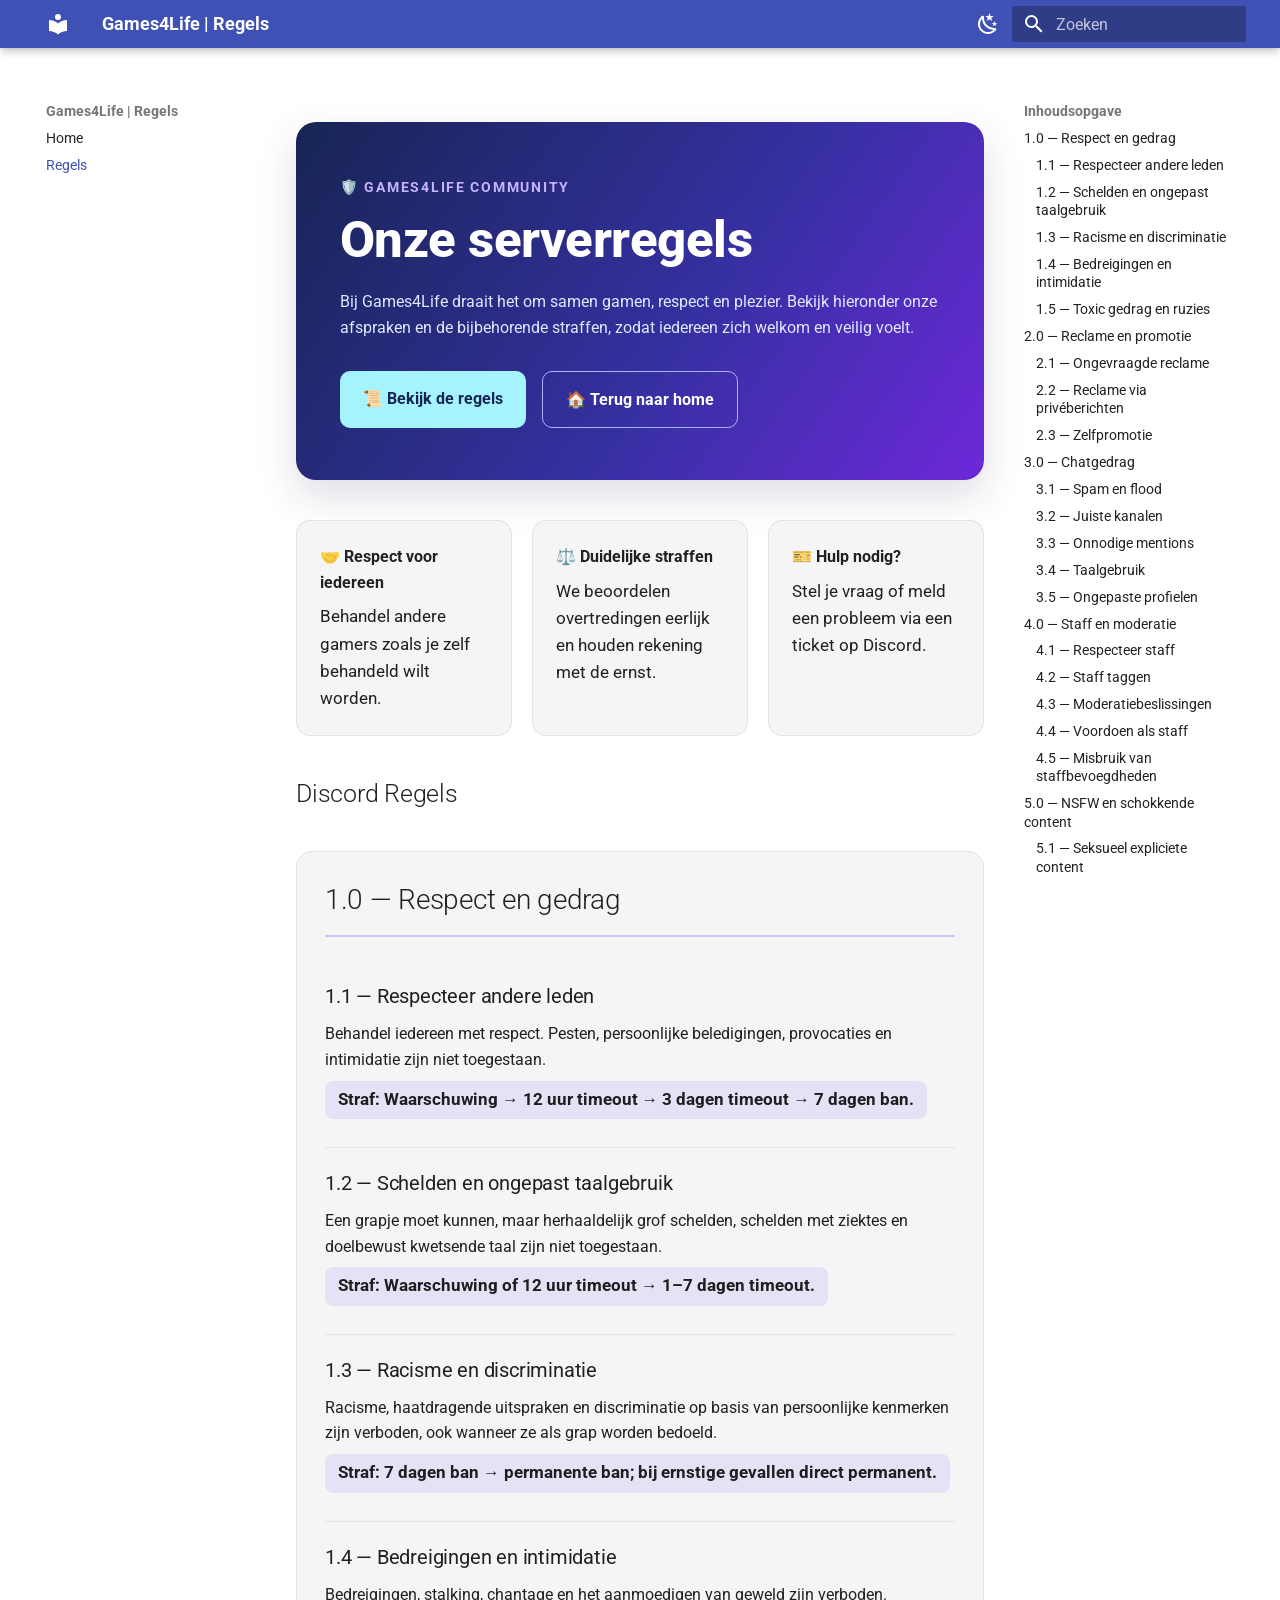
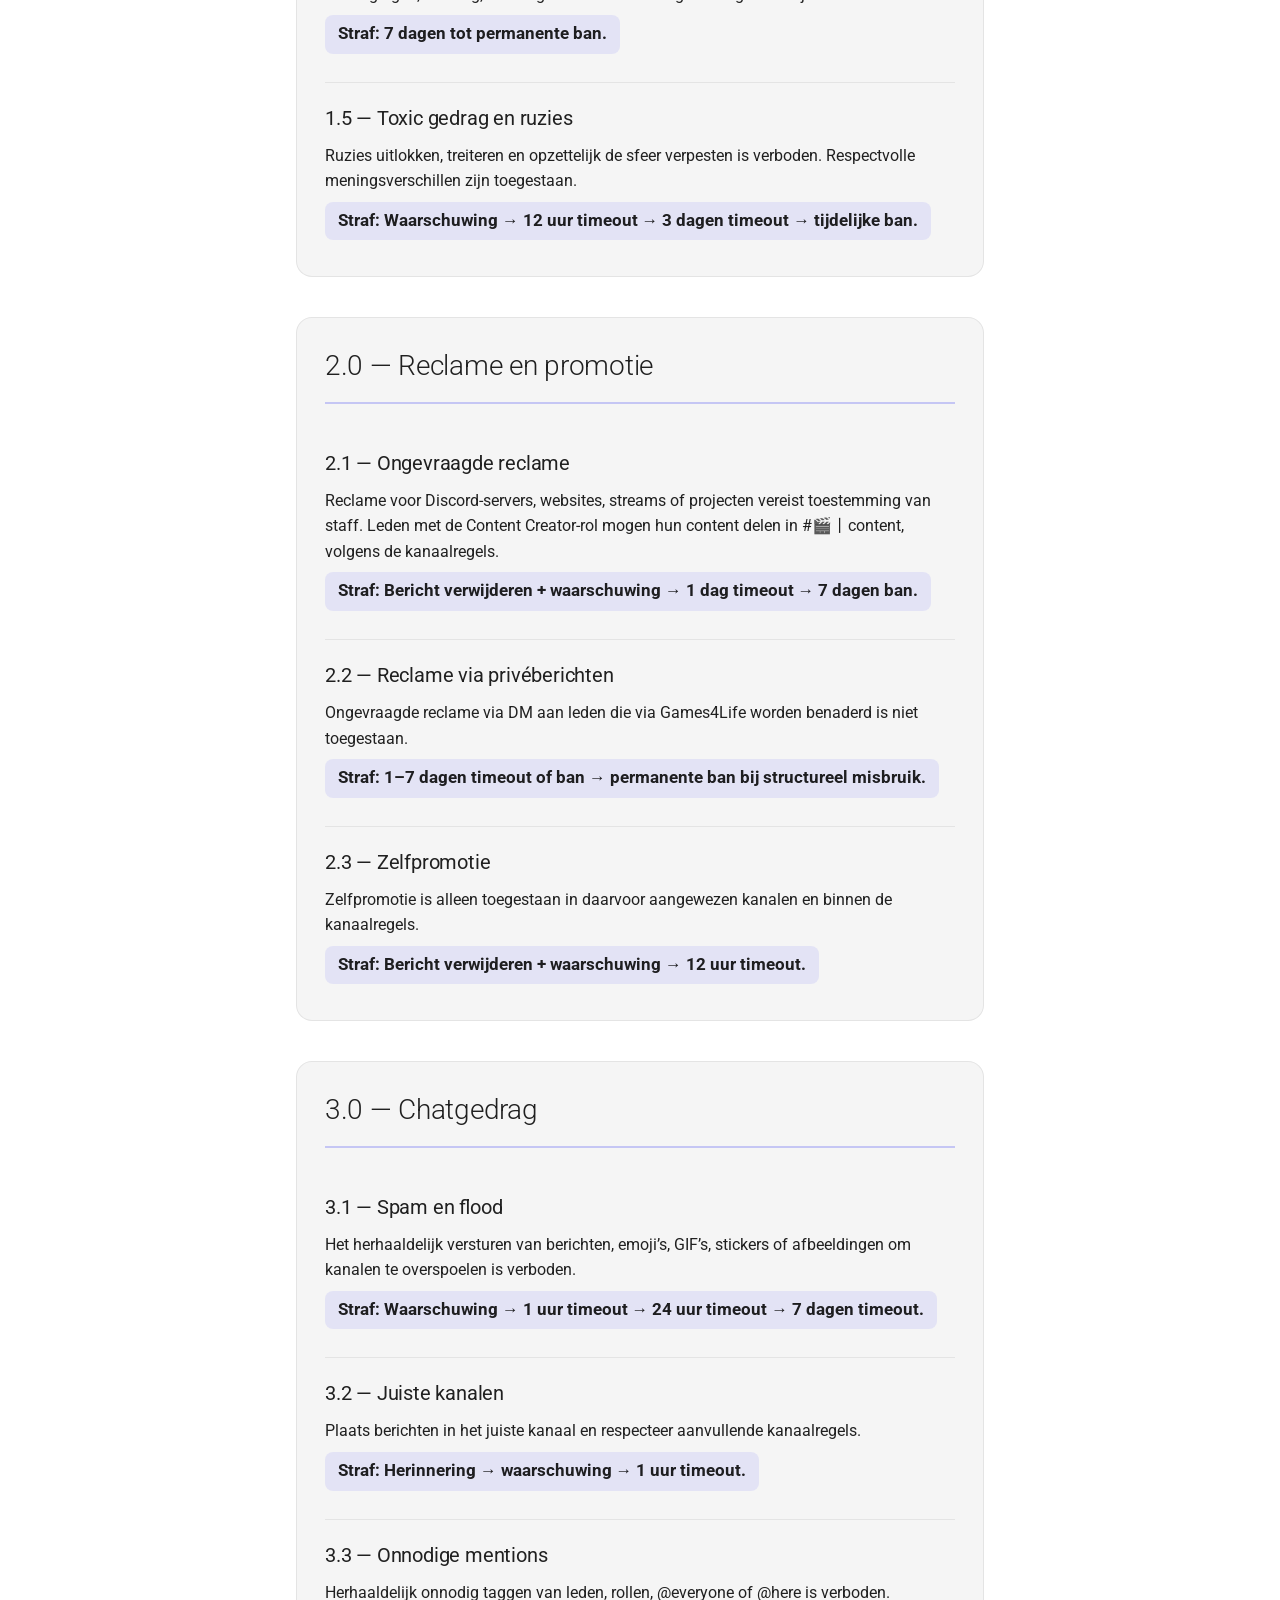
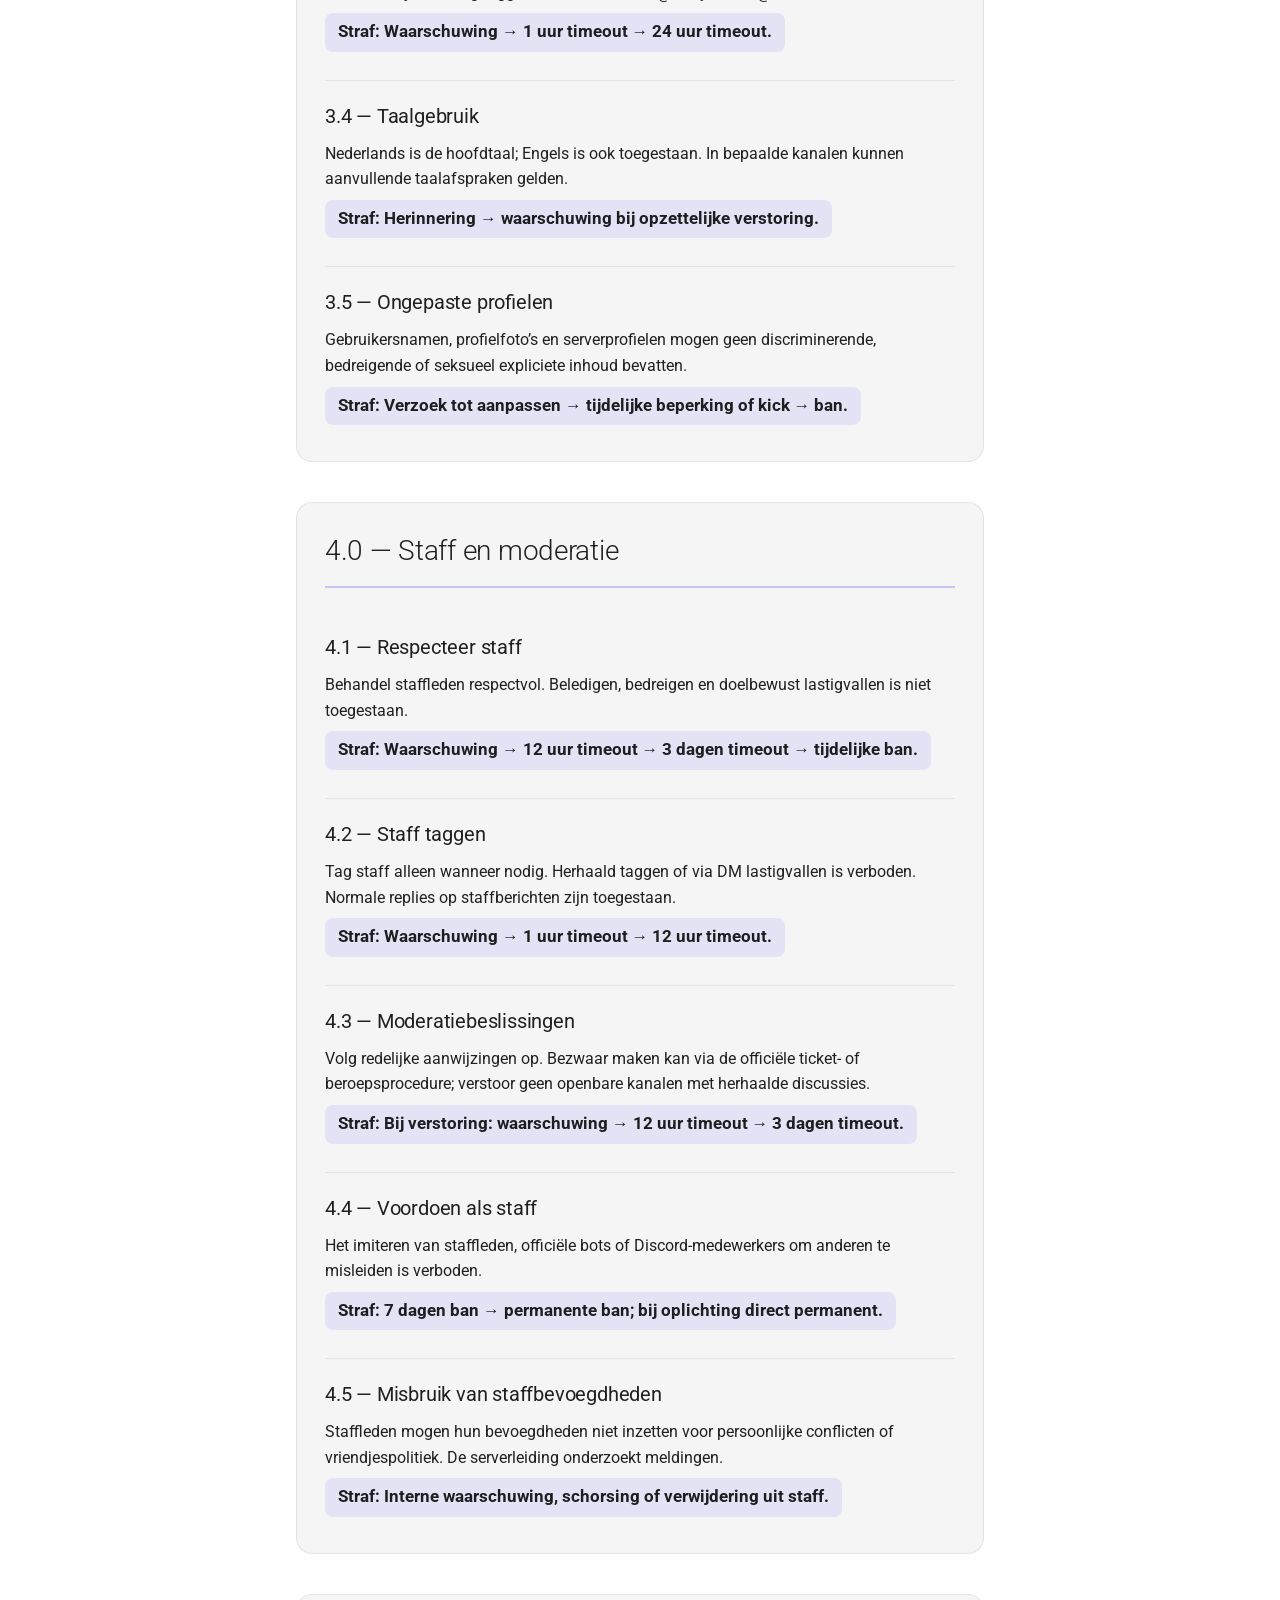
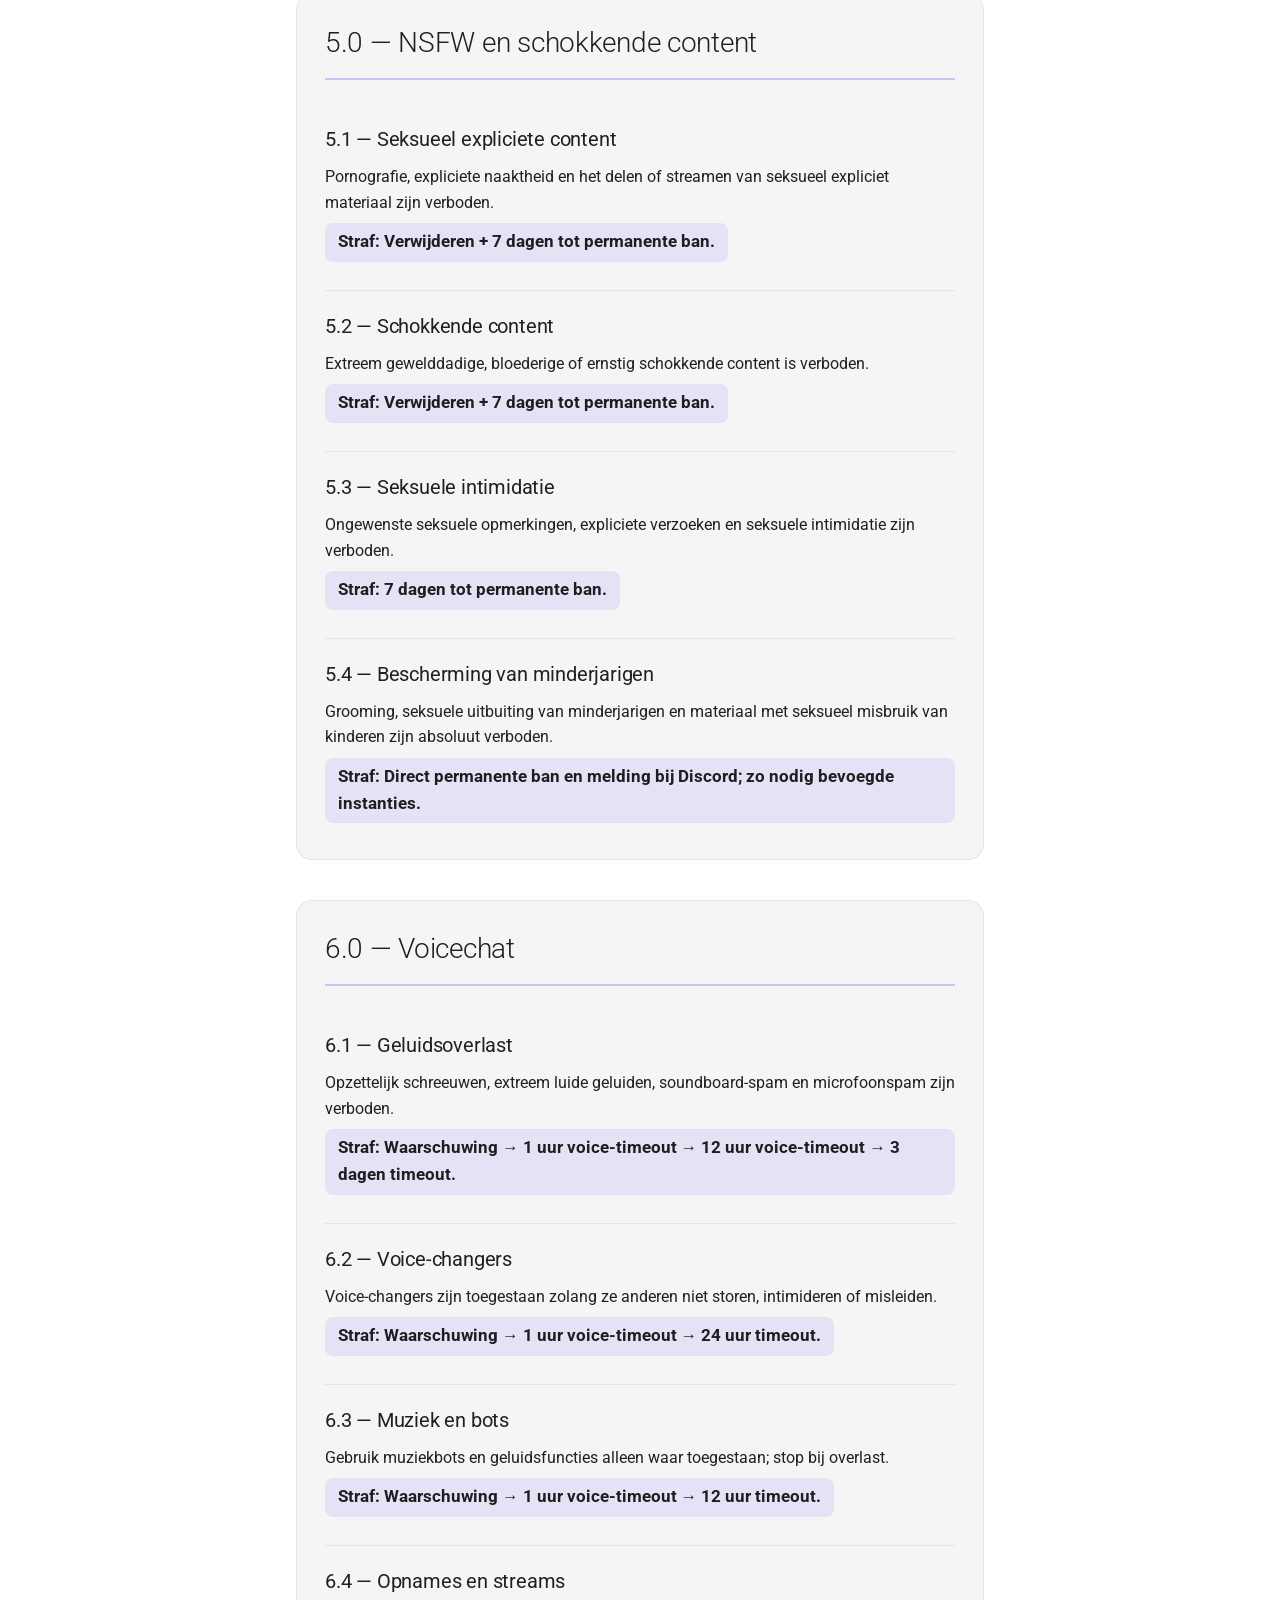
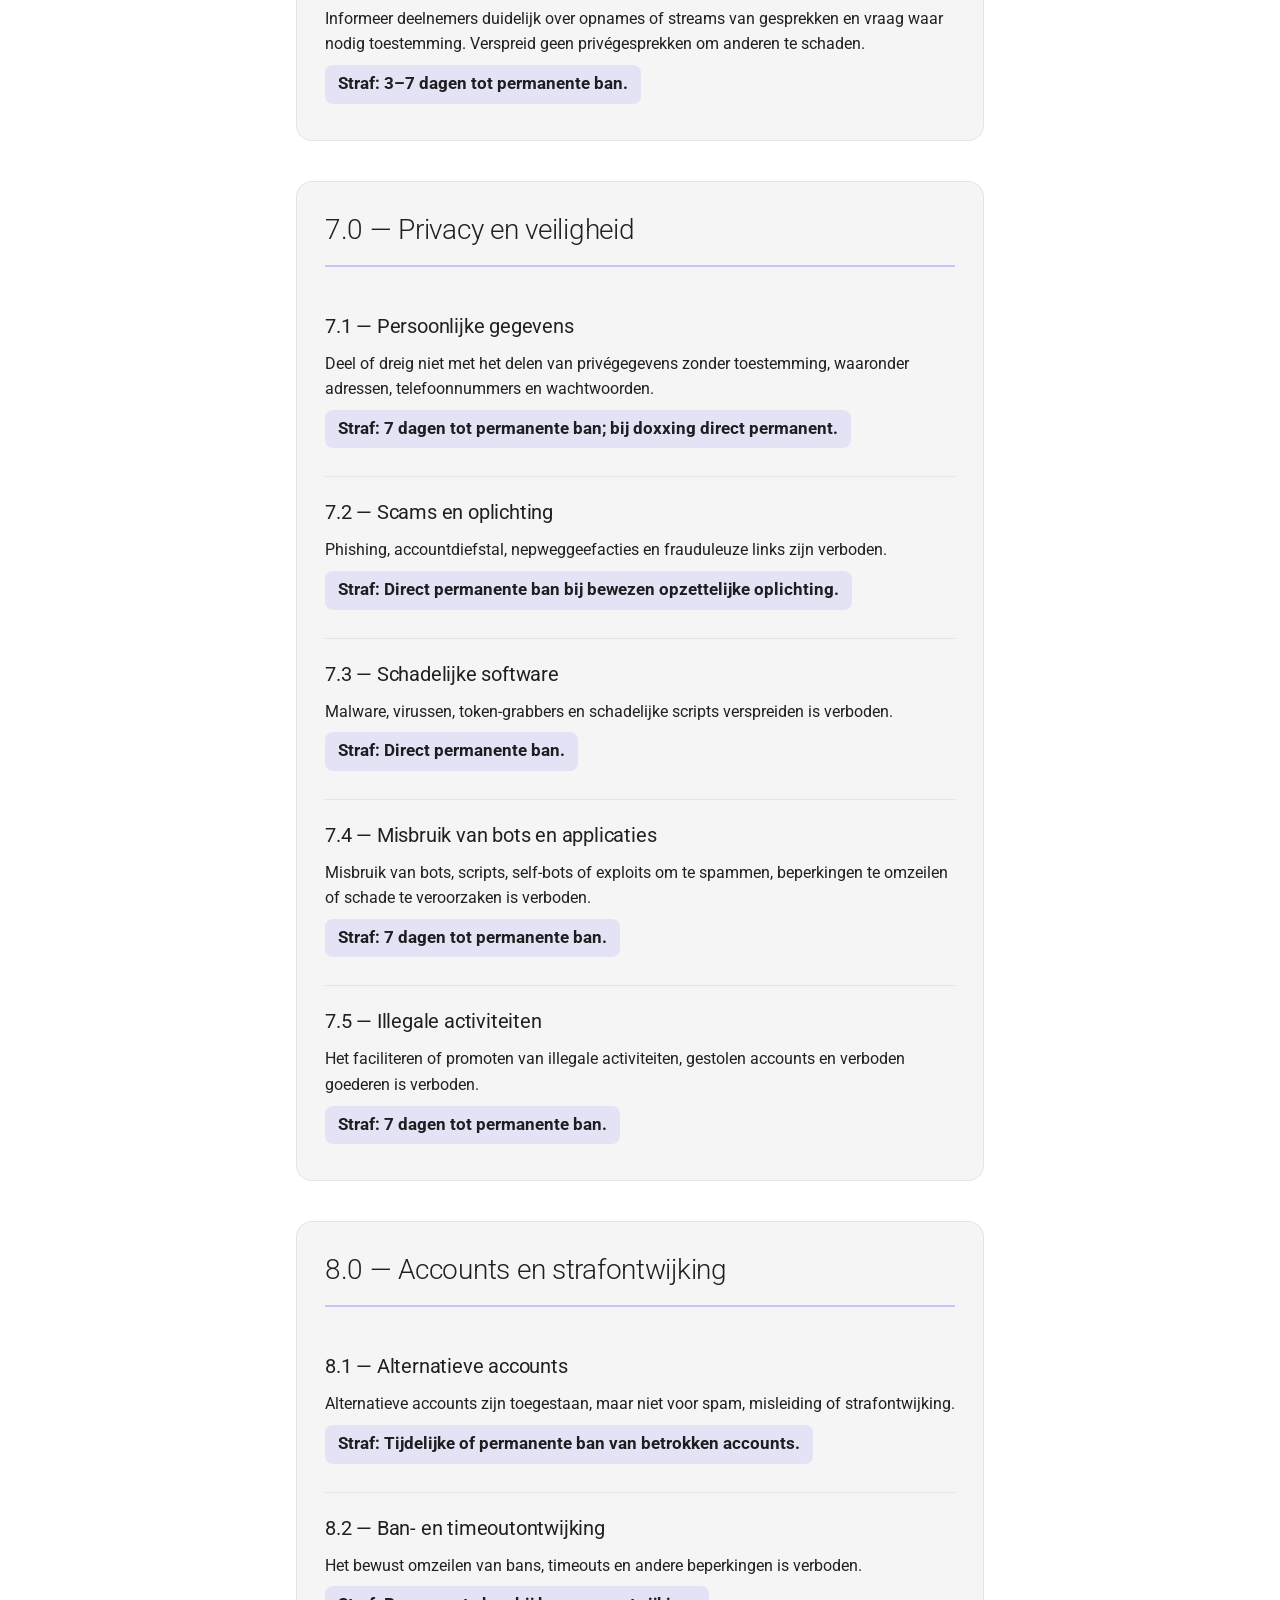
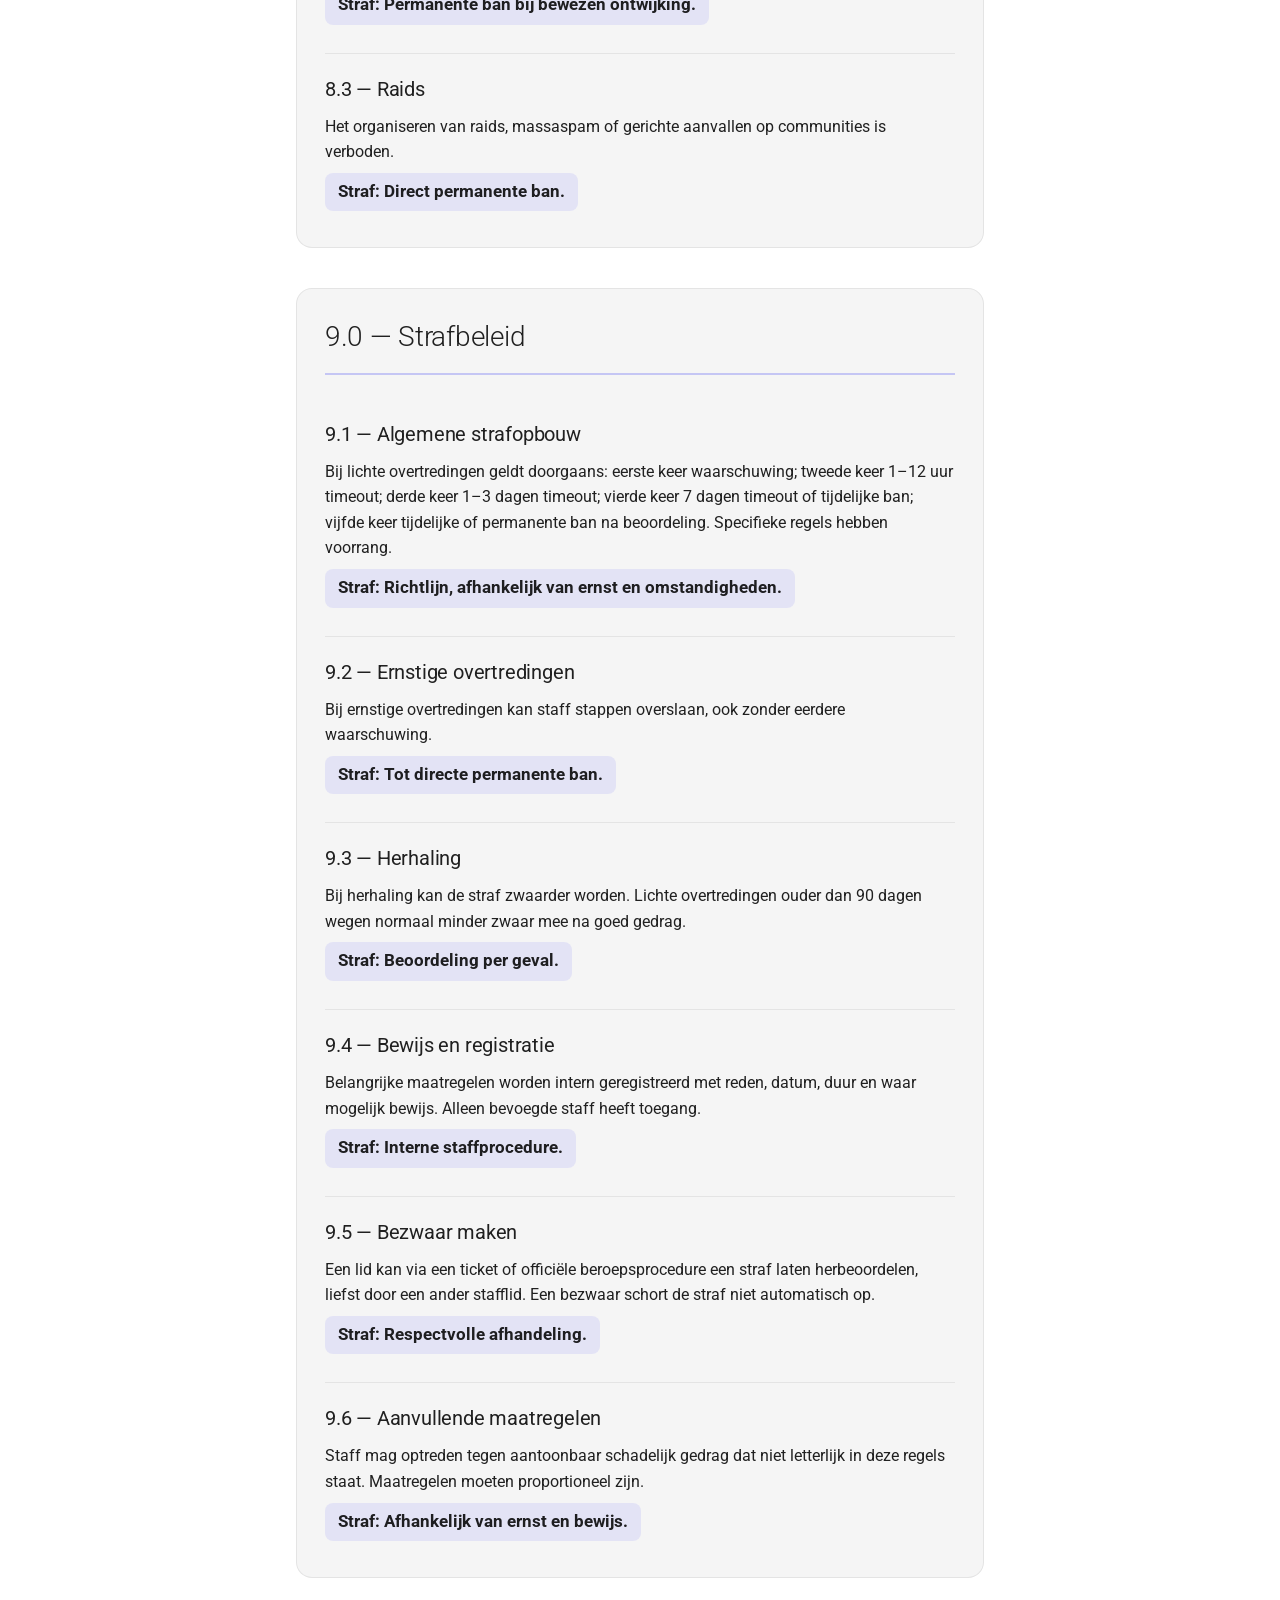
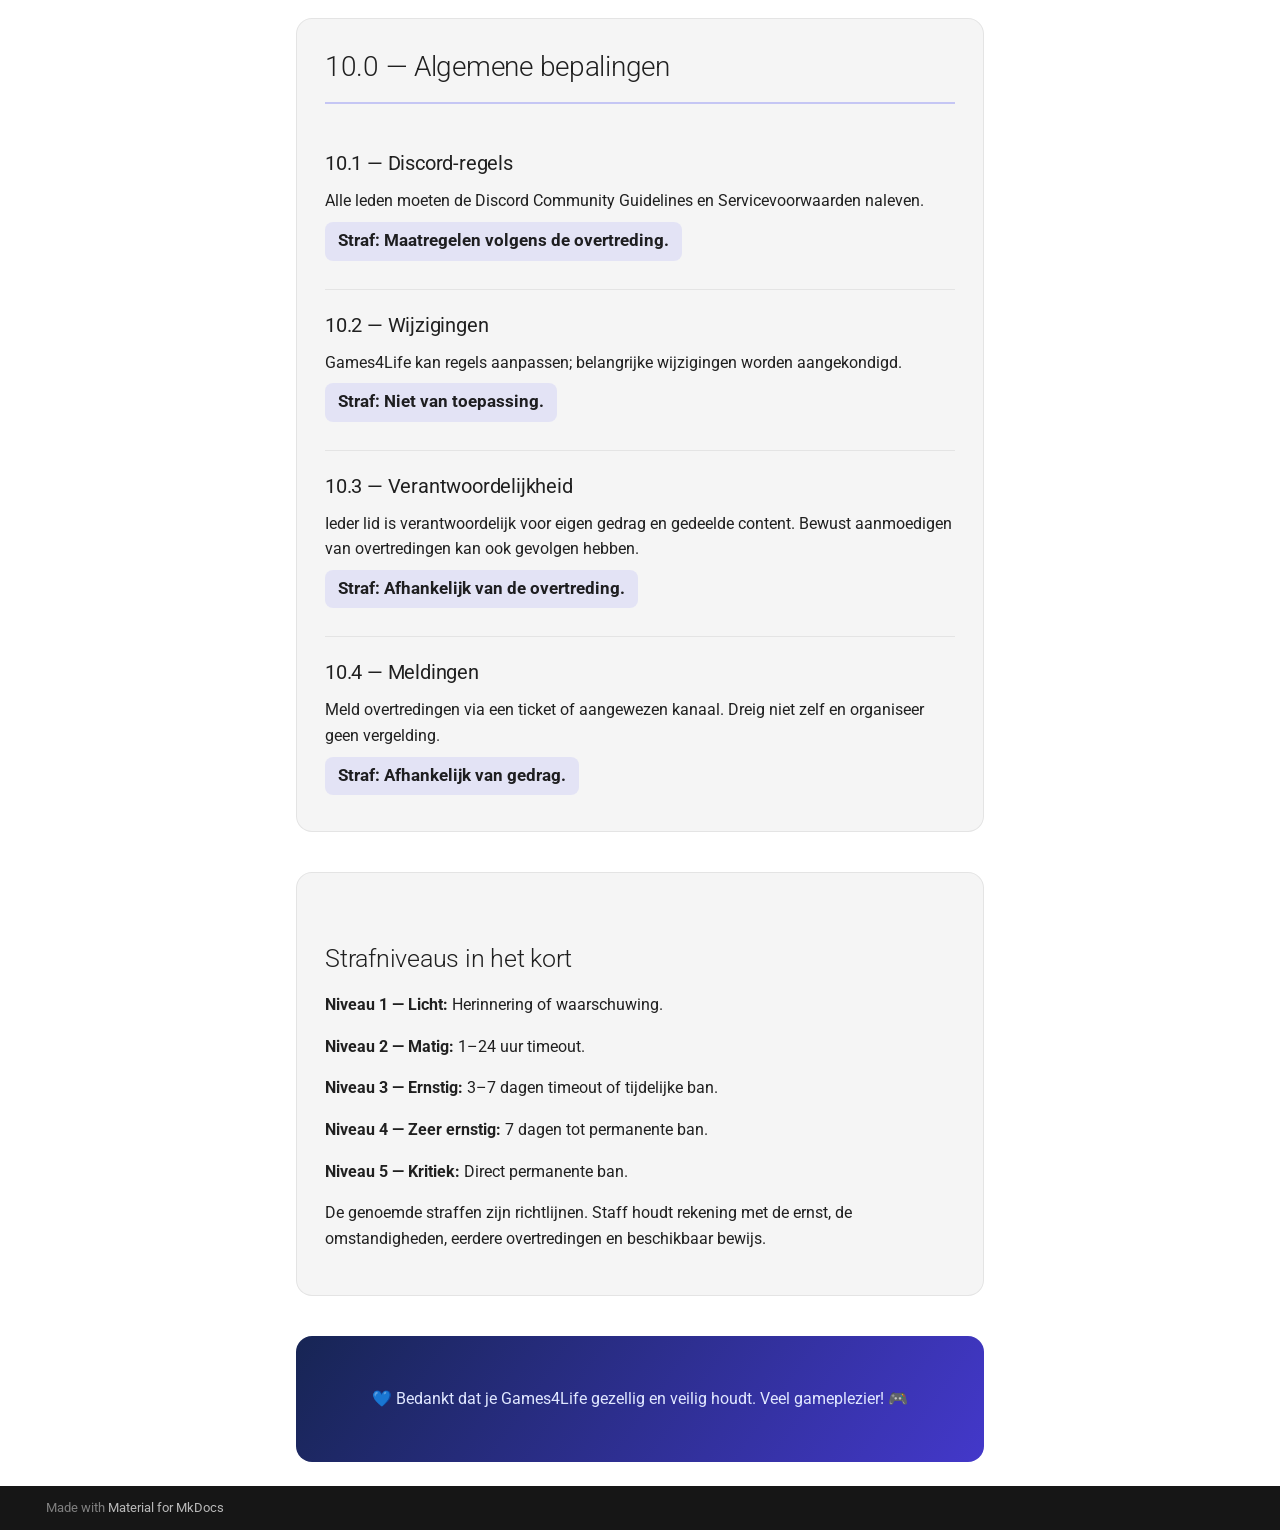
<file: rules/index.html>
<!DOCTYPE html>

<html class="no-js" lang="nl">
<head>
<meta charset="utf-8"/>
<meta content="width=device-width,initial-scale=1" name="viewport"/>
<link href="https://regels.games4life.org/rules/" rel="canonical"/>
<link href=".." rel="prev"/>
<link href="../assets/images/favicon.png" rel="icon"/>
<meta content="mkdocs-1.4.3, mkdocs-material-9.1.15" name="generator"/>
<title>Serverregels &amp; Straffen - Games4Life</title>
<link href="../assets/stylesheets/main.26e3688c.min.css" rel="stylesheet"/>
<link href="../assets/stylesheets/palette.ecc896b0.min.css" rel="stylesheet"/>
<link crossorigin="" href="https://fonts.gstatic.com" rel="preconnect"/>
<link href="https://fonts.googleapis.com/css?family=Roboto:300,300i,400,400i,700,700i%7CRoboto+Mono:400,400i,700,700i&amp;display=fallback" rel="stylesheet"/>
<style>:root{--md-text-font:"Roboto";--md-code-font:"Roboto Mono"}</style>
<script>__md_scope=new URL("..",location),__md_hash=e=>[...e].reduce((e,_)=>(e<<5)-e+_.charCodeAt(0),0),__md_get=(e,_=localStorage,t=__md_scope)=>JSON.parse(_.getItem(t.pathname+"."+e)),__md_set=(e,_,t=localStorage,a=__md_scope)=>{try{t.setItem(a.pathname+"."+e,JSON.stringify(_))}catch(e){}}</script>
<style>
/* Games4Life visual language shared with homepage */
.g4l-rules-hero{padding:2.6rem 2.2rem;border-radius:20px;background:linear-gradient(125deg,#172554,#3730a3 58%,#6d28d9);color:#fff;margin:1.2rem 0 2rem;box-shadow:0 16px 40px #1e1b4b25}
.g4l-rules-hero h1{color:#fff!important;font-size:clamp(2rem,4vw,3rem);font-weight:800;margin:.55rem 0 1rem;line-height:1.15}.g4l-rules-hero p{color:#e0e7ff;max-width:690px}.g4l-eyebrow{font-weight:700;letter-spacing:.12em;font-size:.72rem;color:#c4b5fd}.g4l-actions{display:flex;gap:.8rem;flex-wrap:wrap;margin-top:1.5rem}.g4l-button{display:inline-block;padding:.75rem 1.15rem;border-radius:10px;font-weight:700!important;text-decoration:none!important}.g4l-button.primary{background:#a5f3fc;color:#172554!important}.g4l-button.secondary{border:1px solid #a5b4fc;color:#fff!important}.g4l-rules-intro{display:grid;grid-template-columns:repeat(3,minmax(0,1fr));gap:1rem;margin:1.5rem 0 2rem}.g4l-intro-card{border:1px solid var(--md-default-fg-color--lightest);background:var(--md-code-bg-color);border-radius:14px;padding:1.15rem}.g4l-intro-card strong{display:block;margin-bottom:.4rem}.g4l-intro-card p{margin:0;font-size:.85rem}.g4l-rule-section{margin:2rem 0;border:1px solid var(--md-default-fg-color--lightest);border-radius:16px;padding:1.4rem;background:var(--md-code-bg-color)}.g4l-rule-section>h2{margin:0 0 1.2rem;padding-bottom:.8rem;border-bottom:2px solid #6366f155;font-size:1.4rem}.g4l-rule{padding:1rem 0;border-bottom:1px solid var(--md-default-fg-color--lightest)}.g4l-rule:last-child{border-bottom:0;padding-bottom:0}.g4l-rule h3{margin:0 0 .5rem;font-size:1rem;color:var(--md-default-fg-color)}.g4l-rule p{margin:.4rem 0}.g4l-rule p strong{display:inline-block;padding:.3rem .65rem;border-radius:8px;background:rgba(99,102,241,.12);color:var(--md-default-fg-color);font-size:.83rem}.g4l-rule-section .g4l-rule:target{outline:2px solid #818cf8;outline-offset:5px;border-radius:6px}.g4l-levels{padding:1.4rem;border-radius:16px;border:1px solid var(--md-default-fg-color--lightest);background:var(--md-code-bg-color)}.g4l-rules-footer{margin:2rem 0 1rem;padding:1.7rem;text-align:center;border-radius:16px;background:linear-gradient(125deg,#172554,#4338ca);color:white}.g4l-rules-footer p{color:#e0e7ff}.g4l-rules-footer a{color:#a5f3fc!important}@media(max-width:750px){.g4l-rules-hero{padding:2rem 1.3rem}.g4l-rules-intro{grid-template-columns:1fr}.g4l-rule-section{padding:1rem}}
</style></head>
<body data-md-color-accent="indigo" data-md-color-primary="indigo" data-md-color-scheme="default" dir="ltr">
<script>var palette=__md_get("__palette");if(palette&&"object"==typeof palette.color)for(var key of Object.keys(palette.color))document.body.setAttribute("data-md-color-"+key,palette.color[key])</script>
<input autocomplete="off" class="md-toggle" data-md-toggle="drawer" id="__drawer" type="checkbox"/>
<input autocomplete="off" class="md-toggle" data-md-toggle="search" id="__search" type="checkbox"/>
<label class="md-overlay" for="__drawer"></label>
<div data-md-component="skip">
<a class="md-skip" href="#algemene-regels">Ga naar inhoud</a>
</div>
<div data-md-component="announce">
</div>
<header class="md-header md-header--shadow" data-md-component="header">
<nav aria-label="Header" class="md-header__inner md-grid">
<a aria-label="Games4Life | Regels" class="md-header__button md-logo" data-md-component="logo" href=".." title="Games4Life | Regels">
<svg viewbox="0 0 24 24" xmlns="http://www.w3.org/2000/svg"><path d="M12 8a3 3 0 0 0 3-3 3 3 0 0 0-3-3 3 3 0 0 0-3 3 3 3 0 0 0 3 3m0 3.54C9.64 9.35 6.5 8 3 8v11c3.5 0 6.64 1.35 9 3.54 2.36-2.19 5.5-3.54 9-3.54V8c-3.5 0-6.64 1.35-9 3.54Z"></path></svg>
</a>
<label class="md-header__button md-icon" for="__drawer">
<svg viewbox="0 0 24 24" xmlns="http://www.w3.org/2000/svg"><path d="M3 6h18v2H3V6m0 5h18v2H3v-2m0 5h18v2H3v-2Z"></path></svg>
</label>
<div class="md-header__title" data-md-component="header-title">
<div class="md-header__ellipsis">
<div class="md-header__topic">
<span class="md-ellipsis">
            Games4Life | Regels
          </span>
</div>
<div class="md-header__topic" data-md-component="header-topic">
<span class="md-ellipsis">
            
              Regels
            
          </span>
</div>
</div>
</div>
<form class="md-header__option" data-md-component="palette">
<input aria-label="Donkere modus" class="md-option" data-md-color-accent="indigo" data-md-color-media="" data-md-color-primary="indigo" data-md-color-scheme="default" id="__palette_1" name="__palette" type="radio"/>
<label class="md-header__button md-icon" for="__palette_2" hidden="" title="Donkere modus">
<svg viewbox="0 0 24 24" xmlns="http://www.w3.org/2000/svg"><path d="m17.75 4.09-2.53 1.94.91 3.06-2.63-1.81-2.63 1.81.91-3.06-2.53-1.94L12.44 4l1.06-3 1.06 3 3.19.09m3.5 6.91-1.64 1.25.59 1.98-1.7-1.17-1.7 1.17.59-1.98L15.75 11l2.06-.05L18.5 9l.69 1.95 2.06.05m-2.28 4.95c.83-.08 1.72 1.1 1.19 1.85-.32.45-.66.87-1.08 1.27C15.17 23 8.84 23 4.94 19.07c-3.91-3.9-3.91-10.24 0-14.14.4-.4.82-.76 1.27-1.08.75-.53 1.93.36 1.85 1.19-.27 2.86.69 5.83 2.89 8.02a9.96 9.96 0 0 0 8.02 2.89m-1.64 2.02a12.08 12.08 0 0 1-7.8-3.47c-2.17-2.19-3.33-5-3.49-7.82-2.81 3.14-2.7 7.96.31 10.98 3.02 3.01 7.84 3.12 10.98.31Z"></path></svg>
</label>
<input aria-label="Lichte modus" class="md-option" data-md-color-accent="indigo" data-md-color-media="" data-md-color-primary="indigo" data-md-color-scheme="slate" id="__palette_2" name="__palette" type="radio"/>
<label class="md-header__button md-icon" for="__palette_1" hidden="" title="Lichte modus">
<svg viewbox="0 0 24 24" xmlns="http://www.w3.org/2000/svg"><path d="M12 7a5 5 0 0 1 5 5 5 5 0 0 1-5 5 5 5 0 0 1-5-5 5 5 0 0 1 5-5m0 2a3 3 0 0 0-3 3 3 3 0 0 0 3 3 3 3 0 0 0 3-3 3 3 0 0 0-3-3m0-7 2.39 3.42C13.65 5.15 12.84 5 12 5c-.84 0-1.65.15-2.39.42L12 2M3.34 7l4.16-.35A7.2 7.2 0 0 0 5.94 8.5c-.44.74-.69 1.5-.83 2.29L3.34 7m.02 10 1.76-3.77a7.131 7.131 0 0 0 2.38 4.14L3.36 17M20.65 7l-1.77 3.79a7.023 7.023 0 0 0-2.38-4.15l4.15.36m-.01 10-4.14.36c.59-.51 1.12-1.14 1.54-1.86.42-.73.69-1.5.83-2.29L20.64 17M12 22l-2.41-3.44c.74.27 1.55.44 2.41.44.82 0 1.63-.17 2.37-.44L12 22Z"></path></svg>
</label>
</form>
<label class="md-header__button md-icon" for="__search">
<svg viewbox="0 0 24 24" xmlns="http://www.w3.org/2000/svg"><path d="M9.5 3A6.5 6.5 0 0 1 16 9.5c0 1.61-.59 3.09-1.56 4.23l.27.27h.79l5 5-1.5 1.5-5-5v-.79l-.27-.27A6.516 6.516 0 0 1 9.5 16 6.5 6.5 0 0 1 3 9.5 6.5 6.5 0 0 1 9.5 3m0 2C7 5 5 7 5 9.5S7 14 9.5 14 14 12 14 9.5 12 5 9.5 5Z"></path></svg>
</label>
<div class="md-search" data-md-component="search" role="dialog">
<label class="md-search__overlay" for="__search"></label>
<div class="md-search__inner" role="search">
<form class="md-search__form" name="search">
<input aria-label="Zoeken" autocapitalize="off" autocomplete="off" autocorrect="off" class="md-search__input" data-md-component="search-query" name="query" placeholder="Zoeken" required="" spellcheck="false" type="text"/>
<label class="md-search__icon md-icon" for="__search">
<svg viewbox="0 0 24 24" xmlns="http://www.w3.org/2000/svg"><path d="M9.5 3A6.5 6.5 0 0 1 16 9.5c0 1.61-.59 3.09-1.56 4.23l.27.27h.79l5 5-1.5 1.5-5-5v-.79l-.27-.27A6.516 6.516 0 0 1 9.5 16 6.5 6.5 0 0 1 3 9.5 6.5 6.5 0 0 1 9.5 3m0 2C7 5 5 7 5 9.5S7 14 9.5 14 14 12 14 9.5 12 5 9.5 5Z"></path></svg>
<svg viewbox="0 0 24 24" xmlns="http://www.w3.org/2000/svg"><path d="M20 11v2H8l5.5 5.5-1.42 1.42L4.16 12l7.92-7.92L13.5 5.5 8 11h12Z"></path></svg>
</label>
<nav aria-label="Search" class="md-search__options">
<button aria-label="Clear" class="md-search__icon md-icon" tabindex="-1" title="Clear" type="reset">
<svg viewbox="0 0 24 24" xmlns="http://www.w3.org/2000/svg"><path d="M19 6.41 17.59 5 12 10.59 6.41 5 5 6.41 10.59 12 5 17.59 6.41 19 12 13.41 17.59 19 19 17.59 13.41 12 19 6.41Z"></path></svg>
</button>
</nav>
</form>
<div class="md-search__output">
<div class="md-search__scrollwrap" data-md-scrollfix="">
<div class="md-search-result" data-md-component="search-result">
<div class="md-search-result__meta">
            Initializing search
          </div>
<ol class="md-search-result__list" role="presentation"></ol>
</div>
</div>
</div>
</div>
</div>
</nav>
</header>
<div class="md-container" data-md-component="container">
<main class="md-main" data-md-component="main">
<div class="md-main__inner md-grid">
<div class="md-sidebar md-sidebar--primary" data-md-component="sidebar" data-md-type="navigation">
<div class="md-sidebar__scrollwrap">
<div class="md-sidebar__inner">
<nav aria-label="Navigation" class="md-nav md-nav--primary" data-md-level="0">
<label class="md-nav__title" for="__drawer">
<a aria-label="Games4Life | Regels" class="md-nav__button md-logo" data-md-component="logo" href=".." title="Games4Life | Regels">
<svg viewbox="0 0 24 24" xmlns="http://www.w3.org/2000/svg"><path d="M12 8a3 3 0 0 0 3-3 3 3 0 0 0-3-3 3 3 0 0 0-3 3 3 3 0 0 0 3 3m0 3.54C9.64 9.35 6.5 8 3 8v11c3.5 0 6.64 1.35 9 3.54 2.36-2.19 5.5-3.54 9-3.54V8c-3.5 0-6.64 1.35-9 3.54Z"></path></svg>
</a>
    Games4Life | Regels
  </label>
<ul class="md-nav__list" data-md-scrollfix="">
<li class="md-nav__item">
<a class="md-nav__link" href="..">
        Home
      </a>
</li>
<li class="md-nav__item md-nav__item--active">
<input class="md-nav__toggle md-toggle" id="__toc" type="checkbox"/>
<label class="md-nav__link md-nav__link--active" for="__toc">
          Regels
          <span class="md-nav__icon md-icon"></span>
</label>
<a class="md-nav__link md-nav__link--active" href="./">
        Regels
      </a>
<nav aria-label="Table of contents" class="md-nav md-nav--secondary"><label class="md-nav__title">Inhoudsopgave</label><ul class="md-nav__list"><li class="md-nav__item"><a class="md-nav__link" href="#regel-1">1.0 — Respect en gedrag</a><ul class="md-nav__list"><li class="md-nav__item"><a class="md-nav__link" href="#regel-1-1">1.1 — Respecteer andere leden</a></li><li class="md-nav__item"><a class="md-nav__link" href="#regel-1-2">1.2 — Schelden en ongepast taalgebruik</a></li><li class="md-nav__item"><a class="md-nav__link" href="#regel-1-3">1.3 — Racisme en discriminatie</a></li><li class="md-nav__item"><a class="md-nav__link" href="#regel-1-4">1.4 — Bedreigingen en intimidatie</a></li><li class="md-nav__item"><a class="md-nav__link" href="#regel-1-5">1.5 — Toxic gedrag en ruzies</a></li></ul></li><li class="md-nav__item"><a class="md-nav__link" href="#regel-2">2.0 — Reclame en promotie</a><ul class="md-nav__list"><li class="md-nav__item"><a class="md-nav__link" href="#regel-2-1">2.1 — Ongevraagde reclame</a></li><li class="md-nav__item"><a class="md-nav__link" href="#regel-2-2">2.2 — Reclame via privéberichten</a></li><li class="md-nav__item"><a class="md-nav__link" href="#regel-2-3">2.3 — Zelfpromotie</a></li></ul></li><li class="md-nav__item"><a class="md-nav__link" href="#regel-3">3.0 — Chatgedrag</a><ul class="md-nav__list"><li class="md-nav__item"><a class="md-nav__link" href="#regel-3-1">3.1 — Spam en flood</a></li><li class="md-nav__item"><a class="md-nav__link" href="#regel-3-2">3.2 — Juiste kanalen</a></li><li class="md-nav__item"><a class="md-nav__link" href="#regel-3-3">3.3 — Onnodige mentions</a></li><li class="md-nav__item"><a class="md-nav__link" href="#regel-3-4">3.4 — Taalgebruik</a></li><li class="md-nav__item"><a class="md-nav__link" href="#regel-3-5">3.5 — Ongepaste profielen</a></li></ul></li><li class="md-nav__item"><a class="md-nav__link" href="#regel-4">4.0 — Staff en moderatie</a><ul class="md-nav__list"><li class="md-nav__item"><a class="md-nav__link" href="#regel-4-1">4.1 — Respecteer staff</a></li><li class="md-nav__item"><a class="md-nav__link" href="#regel-4-2">4.2 — Staff taggen</a></li><li class="md-nav__item"><a class="md-nav__link" href="#regel-4-3">4.3 — Moderatiebeslissingen</a></li><li class="md-nav__item"><a class="md-nav__link" href="#regel-4-4">4.4 — Voordoen als staff</a></li><li class="md-nav__item"><a class="md-nav__link" href="#regel-4-5">4.5 — Misbruik van staffbevoegdheden</a></li></ul></li><li class="md-nav__item"><a class="md-nav__link" href="#regel-5">5.0 — NSFW en schokkende content</a><ul class="md-nav__list"><li class="md-nav__item"><a class="md-nav__link" href="#regel-5-1">5.1 — Seksueel expliciete content</a></li><li class="md-nav__item"><a class="md-nav__link" href="#regel-5-2">5.2 — Schokkende content</a></li><li class="md-nav__item"><a class="md-nav__link" href="#regel-5-3">5.3 — Seksuele intimidatie</a></li><li class="md-nav__item"><a class="md-nav__link" href="#regel-5-4">5.4 — Bescherming van minderjarigen</a></li></ul></li><li class="md-nav__item"><a class="md-nav__link" href="#regel-6">6.0 — Voicechat</a><ul class="md-nav__list"><li class="md-nav__item"><a class="md-nav__link" href="#regel-6-1">6.1 — Geluidsoverlast</a></li><li class="md-nav__item"><a class="md-nav__link" href="#regel-6-2">6.2 — Voice-changers</a></li><li class="md-nav__item"><a class="md-nav__link" href="#regel-6-3">6.3 — Muziek en bots</a></li><li class="md-nav__item"><a class="md-nav__link" href="#regel-6-4">6.4 — Opnames en streams</a></li></ul></li><li class="md-nav__item"><a class="md-nav__link" href="#regel-7">7.0 — Privacy en veiligheid</a><ul class="md-nav__list"><li class="md-nav__item"><a class="md-nav__link" href="#regel-7-1">7.1 — Persoonlijke gegevens</a></li><li class="md-nav__item"><a class="md-nav__link" href="#regel-7-2">7.2 — Scams en oplichting</a></li><li class="md-nav__item"><a class="md-nav__link" href="#regel-7-3">7.3 — Schadelijke software</a></li><li class="md-nav__item"><a class="md-nav__link" href="#regel-7-4">7.4 — Misbruik van bots en applicaties</a></li><li class="md-nav__item"><a class="md-nav__link" href="#regel-7-5">7.5 — Illegale activiteiten</a></li></ul></li><li class="md-nav__item"><a class="md-nav__link" href="#regel-8">8.0 — Accounts en strafontwijking</a><ul class="md-nav__list"><li class="md-nav__item"><a class="md-nav__link" href="#regel-8-1">8.1 — Alternatieve accounts</a></li><li class="md-nav__item"><a class="md-nav__link" href="#regel-8-2">8.2 — Ban- en timeoutontwijking</a></li><li class="md-nav__item"><a class="md-nav__link" href="#regel-8-3">8.3 — Raids</a></li></ul></li><li class="md-nav__item"><a class="md-nav__link" href="#regel-9">9.0 — Strafbeleid</a><ul class="md-nav__list"><li class="md-nav__item"><a class="md-nav__link" href="#regel-9-1">9.1 — Algemene strafopbouw</a></li><li class="md-nav__item"><a class="md-nav__link" href="#regel-9-2">9.2 — Ernstige overtredingen</a></li><li class="md-nav__item"><a class="md-nav__link" href="#regel-9-3">9.3 — Herhaling</a></li><li class="md-nav__item"><a class="md-nav__link" href="#regel-9-4">9.4 — Bewijs en registratie</a></li><li class="md-nav__item"><a class="md-nav__link" href="#regel-9-5">9.5 — Bezwaar maken</a></li><li class="md-nav__item"><a class="md-nav__link" href="#regel-9-6">9.6 — Aanvullende maatregelen</a></li></ul></li><li class="md-nav__item"><a class="md-nav__link" href="#regel-10">10.0 — Algemene bepalingen</a><ul class="md-nav__list"><li class="md-nav__item"><a class="md-nav__link" href="#regel-10-1">10.1 — Discord-regels</a></li><li class="md-nav__item"><a class="md-nav__link" href="#regel-10-2">10.2 — Wijzigingen</a></li><li class="md-nav__item"><a class="md-nav__link" href="#regel-10-3">10.3 — Verantwoordelijkheid</a></li><li class="md-nav__item"><a class="md-nav__link" href="#regel-10-4">10.4 — Meldingen</a></li></ul></li><li class="md-nav__item"><a class="md-nav__link" href="#strafniveaus">Strafniveaus</a></li></ul></nav>
</li>
</ul>
</nav>
</div>
</div>
</div>
<div class="md-sidebar md-sidebar--secondary" data-md-component="sidebar" data-md-type="toc">
<div class="md-sidebar__scrollwrap">
<div class="md-sidebar__inner">
<nav aria-label="Table of contents" class="md-nav md-nav--secondary"><label class="md-nav__title">Inhoudsopgave</label><ul class="md-nav__list"><li class="md-nav__item"><a class="md-nav__link" href="#regel-1">1.0 — Respect en gedrag</a><ul class="md-nav__list"><li class="md-nav__item"><a class="md-nav__link" href="#regel-1-1">1.1 — Respecteer andere leden</a></li><li class="md-nav__item"><a class="md-nav__link" href="#regel-1-2">1.2 — Schelden en ongepast taalgebruik</a></li><li class="md-nav__item"><a class="md-nav__link" href="#regel-1-3">1.3 — Racisme en discriminatie</a></li><li class="md-nav__item"><a class="md-nav__link" href="#regel-1-4">1.4 — Bedreigingen en intimidatie</a></li><li class="md-nav__item"><a class="md-nav__link" href="#regel-1-5">1.5 — Toxic gedrag en ruzies</a></li></ul></li><li class="md-nav__item"><a class="md-nav__link" href="#regel-2">2.0 — Reclame en promotie</a><ul class="md-nav__list"><li class="md-nav__item"><a class="md-nav__link" href="#regel-2-1">2.1 — Ongevraagde reclame</a></li><li class="md-nav__item"><a class="md-nav__link" href="#regel-2-2">2.2 — Reclame via privéberichten</a></li><li class="md-nav__item"><a class="md-nav__link" href="#regel-2-3">2.3 — Zelfpromotie</a></li></ul></li><li class="md-nav__item"><a class="md-nav__link" href="#regel-3">3.0 — Chatgedrag</a><ul class="md-nav__list"><li class="md-nav__item"><a class="md-nav__link" href="#regel-3-1">3.1 — Spam en flood</a></li><li class="md-nav__item"><a class="md-nav__link" href="#regel-3-2">3.2 — Juiste kanalen</a></li><li class="md-nav__item"><a class="md-nav__link" href="#regel-3-3">3.3 — Onnodige mentions</a></li><li class="md-nav__item"><a class="md-nav__link" href="#regel-3-4">3.4 — Taalgebruik</a></li><li class="md-nav__item"><a class="md-nav__link" href="#regel-3-5">3.5 — Ongepaste profielen</a></li></ul></li><li class="md-nav__item"><a class="md-nav__link" href="#regel-4">4.0 — Staff en moderatie</a><ul class="md-nav__list"><li class="md-nav__item"><a class="md-nav__link" href="#regel-4-1">4.1 — Respecteer staff</a></li><li class="md-nav__item"><a class="md-nav__link" href="#regel-4-2">4.2 — Staff taggen</a></li><li class="md-nav__item"><a class="md-nav__link" href="#regel-4-3">4.3 — Moderatiebeslissingen</a></li><li class="md-nav__item"><a class="md-nav__link" href="#regel-4-4">4.4 — Voordoen als staff</a></li><li class="md-nav__item"><a class="md-nav__link" href="#regel-4-5">4.5 — Misbruik van staffbevoegdheden</a></li></ul></li><li class="md-nav__item"><a class="md-nav__link" href="#regel-5">5.0 — NSFW en schokkende content</a><ul class="md-nav__list"><li class="md-nav__item"><a class="md-nav__link" href="#regel-5-1">5.1 — Seksueel expliciete content</a></li><li class="md-nav__item"><a class="md-nav__link" href="#regel-5-2">5.2 — Schokkende content</a></li><li class="md-nav__item"><a class="md-nav__link" href="#regel-5-3">5.3 — Seksuele intimidatie</a></li><li class="md-nav__item"><a class="md-nav__link" href="#regel-5-4">5.4 — Bescherming van minderjarigen</a></li></ul></li><li class="md-nav__item"><a class="md-nav__link" href="#regel-6">6.0 — Voicechat</a><ul class="md-nav__list"><li class="md-nav__item"><a class="md-nav__link" href="#regel-6-1">6.1 — Geluidsoverlast</a></li><li class="md-nav__item"><a class="md-nav__link" href="#regel-6-2">6.2 — Voice-changers</a></li><li class="md-nav__item"><a class="md-nav__link" href="#regel-6-3">6.3 — Muziek en bots</a></li><li class="md-nav__item"><a class="md-nav__link" href="#regel-6-4">6.4 — Opnames en streams</a></li></ul></li><li class="md-nav__item"><a class="md-nav__link" href="#regel-7">7.0 — Privacy en veiligheid</a><ul class="md-nav__list"><li class="md-nav__item"><a class="md-nav__link" href="#regel-7-1">7.1 — Persoonlijke gegevens</a></li><li class="md-nav__item"><a class="md-nav__link" href="#regel-7-2">7.2 — Scams en oplichting</a></li><li class="md-nav__item"><a class="md-nav__link" href="#regel-7-3">7.3 — Schadelijke software</a></li><li class="md-nav__item"><a class="md-nav__link" href="#regel-7-4">7.4 — Misbruik van bots en applicaties</a></li><li class="md-nav__item"><a class="md-nav__link" href="#regel-7-5">7.5 — Illegale activiteiten</a></li></ul></li><li class="md-nav__item"><a class="md-nav__link" href="#regel-8">8.0 — Accounts en strafontwijking</a><ul class="md-nav__list"><li class="md-nav__item"><a class="md-nav__link" href="#regel-8-1">8.1 — Alternatieve accounts</a></li><li class="md-nav__item"><a class="md-nav__link" href="#regel-8-2">8.2 — Ban- en timeoutontwijking</a></li><li class="md-nav__item"><a class="md-nav__link" href="#regel-8-3">8.3 — Raids</a></li></ul></li><li class="md-nav__item"><a class="md-nav__link" href="#regel-9">9.0 — Strafbeleid</a><ul class="md-nav__list"><li class="md-nav__item"><a class="md-nav__link" href="#regel-9-1">9.1 — Algemene strafopbouw</a></li><li class="md-nav__item"><a class="md-nav__link" href="#regel-9-2">9.2 — Ernstige overtredingen</a></li><li class="md-nav__item"><a class="md-nav__link" href="#regel-9-3">9.3 — Herhaling</a></li><li class="md-nav__item"><a class="md-nav__link" href="#regel-9-4">9.4 — Bewijs en registratie</a></li><li class="md-nav__item"><a class="md-nav__link" href="#regel-9-5">9.5 — Bezwaar maken</a></li><li class="md-nav__item"><a class="md-nav__link" href="#regel-9-6">9.6 — Aanvullende maatregelen</a></li></ul></li><li class="md-nav__item"><a class="md-nav__link" href="#regel-10">10.0 — Algemene bepalingen</a><ul class="md-nav__list"><li class="md-nav__item"><a class="md-nav__link" href="#regel-10-1">10.1 — Discord-regels</a></li><li class="md-nav__item"><a class="md-nav__link" href="#regel-10-2">10.2 — Wijzigingen</a></li><li class="md-nav__item"><a class="md-nav__link" href="#regel-10-3">10.3 — Verantwoordelijkheid</a></li><li class="md-nav__item"><a class="md-nav__link" href="#regel-10-4">10.4 — Meldingen</a></li></ul></li><li class="md-nav__item"><a class="md-nav__link" href="#strafniveaus">Strafniveaus</a></li></ul></nav>
</div>
</div>
</div>
<div class="md-content" data-md-component="content">
<article class="md-content__inner md-typeset"><div class="g4l-rules-hero"><span class="g4l-eyebrow">🛡️ GAMES4LIFE COMMUNITY</span><h1 id="algemene-regels">Onze serverregels</h1><p>Bij Games4Life draait het om samen gamen, respect en plezier. Bekijk hieronder onze afspraken en de bijbehorende straffen, zodat iedereen zich welkom en veilig voelt.</p><div class="g4l-actions"><a class="g4l-button primary" href="#discord-regels">📜 Bekijk de regels</a><a class="g4l-button secondary" href="../">🏠 Terug naar home</a></div></div><div class="g4l-rules-intro"><div class="g4l-intro-card"><strong>🤝 Respect voor iedereen</strong><p>Behandel andere gamers zoals je zelf behandeld wilt worden.</p></div><div class="g4l-intro-card"><strong>⚖️ Duidelijke straffen</strong><p>We beoordelen overtredingen eerlijk en houden rekening met de ernst.</p></div><div class="g4l-intro-card"><strong>🎫 Hulp nodig?</strong><p>Stel je vraag of meld een probleem via een ticket op Discord.</p></div></div><h2 id="discord-regels">Discord Regels</h2><section class="g4l-rule-section"><h2 id="regel-1">1.0 — Respect en gedrag</h2><div class="g4l-rule"><h3 id="regel-1-1">1.1 — Respecteer andere leden</h3><p>Behandel iedereen met respect. Pesten, persoonlijke beledigingen, provocaties en intimidatie zijn niet toegestaan.</p><p><strong>Straf: Waarschuwing → 12 uur timeout → 3 dagen timeout → 7 dagen ban.</strong></p></div><div class="g4l-rule"><h3 id="regel-1-2">1.2 — Schelden en ongepast taalgebruik</h3><p>Een grapje moet kunnen, maar herhaaldelijk grof schelden, schelden met ziektes en doelbewust kwetsende taal zijn niet toegestaan.</p><p><strong>Straf: Waarschuwing of 12 uur timeout → 1–7 dagen timeout.</strong></p></div><div class="g4l-rule"><h3 id="regel-1-3">1.3 — Racisme en discriminatie</h3><p>Racisme, haatdragende uitspraken en discriminatie op basis van persoonlijke kenmerken zijn verboden, ook wanneer ze als grap worden bedoeld.</p><p><strong>Straf: 7 dagen ban → permanente ban; bij ernstige gevallen direct permanent.</strong></p></div><div class="g4l-rule"><h3 id="regel-1-4">1.4 — Bedreigingen en intimidatie</h3><p>Bedreigingen, stalking, chantage en het aanmoedigen van geweld zijn verboden.</p><p><strong>Straf: 7 dagen tot permanente ban.</strong></p></div><div class="g4l-rule"><h3 id="regel-1-5">1.5 — Toxic gedrag en ruzies</h3><p>Ruzies uitlokken, treiteren en opzettelijk de sfeer verpesten is verboden. Respectvolle meningsverschillen zijn toegestaan.</p><p><strong>Straf: Waarschuwing → 12 uur timeout → 3 dagen timeout → tijdelijke ban.</strong></p></div></section><section class="g4l-rule-section"><h2 id="regel-2">2.0 — Reclame en promotie</h2><div class="g4l-rule"><h3 id="regel-2-1">2.1 — Ongevraagde reclame</h3><p>Reclame voor Discord-servers, websites, streams of projecten vereist toestemming van staff. Leden met de Content Creator-rol mogen hun content delen in #🎬丨content, volgens de kanaalregels.</p><p><strong>Straf: Bericht verwijderen + waarschuwing → 1 dag timeout → 7 dagen ban.</strong></p></div><div class="g4l-rule"><h3 id="regel-2-2">2.2 — Reclame via privéberichten</h3><p>Ongevraagde reclame via DM aan leden die via Games4Life worden benaderd is niet toegestaan.</p><p><strong>Straf: 1–7 dagen timeout of ban → permanente ban bij structureel misbruik.</strong></p></div><div class="g4l-rule"><h3 id="regel-2-3">2.3 — Zelfpromotie</h3><p>Zelfpromotie is alleen toegestaan in daarvoor aangewezen kanalen en binnen de kanaalregels.</p><p><strong>Straf: Bericht verwijderen + waarschuwing → 12 uur timeout.</strong></p></div></section><section class="g4l-rule-section"><h2 id="regel-3">3.0 — Chatgedrag</h2><div class="g4l-rule"><h3 id="regel-3-1">3.1 — Spam en flood</h3><p>Het herhaaldelijk versturen van berichten, emoji’s, GIF’s, stickers of afbeeldingen om kanalen te overspoelen is verboden.</p><p><strong>Straf: Waarschuwing → 1 uur timeout → 24 uur timeout → 7 dagen timeout.</strong></p></div><div class="g4l-rule"><h3 id="regel-3-2">3.2 — Juiste kanalen</h3><p>Plaats berichten in het juiste kanaal en respecteer aanvullende kanaalregels.</p><p><strong>Straf: Herinnering → waarschuwing → 1 uur timeout.</strong></p></div><div class="g4l-rule"><h3 id="regel-3-3">3.3 — Onnodige mentions</h3><p>Herhaaldelijk onnodig taggen van leden, rollen, @everyone of @here is verboden.</p><p><strong>Straf: Waarschuwing → 1 uur timeout → 24 uur timeout.</strong></p></div><div class="g4l-rule"><h3 id="regel-3-4">3.4 — Taalgebruik</h3><p>Nederlands is de hoofdtaal; Engels is ook toegestaan. In bepaalde kanalen kunnen aanvullende taalafspraken gelden.</p><p><strong>Straf: Herinnering → waarschuwing bij opzettelijke verstoring.</strong></p></div><div class="g4l-rule"><h3 id="regel-3-5">3.5 — Ongepaste profielen</h3><p>Gebruikersnamen, profielfoto’s en serverprofielen mogen geen discriminerende, bedreigende of seksueel expliciete inhoud bevatten.</p><p><strong>Straf: Verzoek tot aanpassen → tijdelijke beperking of kick → ban.</strong></p></div></section><section class="g4l-rule-section"><h2 id="regel-4">4.0 — Staff en moderatie</h2><div class="g4l-rule"><h3 id="regel-4-1">4.1 — Respecteer staff</h3><p>Behandel staffleden respectvol. Beledigen, bedreigen en doelbewust lastigvallen is niet toegestaan.</p><p><strong>Straf: Waarschuwing → 12 uur timeout → 3 dagen timeout → tijdelijke ban.</strong></p></div><div class="g4l-rule"><h3 id="regel-4-2">4.2 — Staff taggen</h3><p>Tag staff alleen wanneer nodig. Herhaald taggen of via DM lastigvallen is verboden. Normale replies op staffberichten zijn toegestaan.</p><p><strong>Straf: Waarschuwing → 1 uur timeout → 12 uur timeout.</strong></p></div><div class="g4l-rule"><h3 id="regel-4-3">4.3 — Moderatiebeslissingen</h3><p>Volg redelijke aanwijzingen op. Bezwaar maken kan via de officiële ticket- of beroepsprocedure; verstoor geen openbare kanalen met herhaalde discussies.</p><p><strong>Straf: Bij verstoring: waarschuwing → 12 uur timeout → 3 dagen timeout.</strong></p></div><div class="g4l-rule"><h3 id="regel-4-4">4.4 — Voordoen als staff</h3><p>Het imiteren van staffleden, officiële bots of Discord-medewerkers om anderen te misleiden is verboden.</p><p><strong>Straf: 7 dagen ban → permanente ban; bij oplichting direct permanent.</strong></p></div><div class="g4l-rule"><h3 id="regel-4-5">4.5 — Misbruik van staffbevoegdheden</h3><p>Staffleden mogen hun bevoegdheden niet inzetten voor persoonlijke conflicten of vriendjespolitiek. De serverleiding onderzoekt meldingen.</p><p><strong>Straf: Interne waarschuwing, schorsing of verwijdering uit staff.</strong></p></div></section><section class="g4l-rule-section"><h2 id="regel-5">5.0 — NSFW en schokkende content</h2><div class="g4l-rule"><h3 id="regel-5-1">5.1 — Seksueel expliciete content</h3><p>Pornografie, expliciete naaktheid en het delen of streamen van seksueel expliciet materiaal zijn verboden.</p><p><strong>Straf: Verwijderen + 7 dagen tot permanente ban.</strong></p></div><div class="g4l-rule"><h3 id="regel-5-2">5.2 — Schokkende content</h3><p>Extreem gewelddadige, bloederige of ernstig schokkende content is verboden.</p><p><strong>Straf: Verwijderen + 7 dagen tot permanente ban.</strong></p></div><div class="g4l-rule"><h3 id="regel-5-3">5.3 — Seksuele intimidatie</h3><p>Ongewenste seksuele opmerkingen, expliciete verzoeken en seksuele intimidatie zijn verboden.</p><p><strong>Straf: 7 dagen tot permanente ban.</strong></p></div><div class="g4l-rule"><h3 id="regel-5-4">5.4 — Bescherming van minderjarigen</h3><p>Grooming, seksuele uitbuiting van minderjarigen en materiaal met seksueel misbruik van kinderen zijn absoluut verboden.</p><p><strong>Straf: Direct permanente ban en melding bij Discord; zo nodig bevoegde instanties.</strong></p></div></section><section class="g4l-rule-section"><h2 id="regel-6">6.0 — Voicechat</h2><div class="g4l-rule"><h3 id="regel-6-1">6.1 — Geluidsoverlast</h3><p>Opzettelijk schreeuwen, extreem luide geluiden, soundboard-spam en microfoonspam zijn verboden.</p><p><strong>Straf: Waarschuwing → 1 uur voice-timeout → 12 uur voice-timeout → 3 dagen timeout.</strong></p></div><div class="g4l-rule"><h3 id="regel-6-2">6.2 — Voice-changers</h3><p>Voice-changers zijn toegestaan zolang ze anderen niet storen, intimideren of misleiden.</p><p><strong>Straf: Waarschuwing → 1 uur voice-timeout → 24 uur timeout.</strong></p></div><div class="g4l-rule"><h3 id="regel-6-3">6.3 — Muziek en bots</h3><p>Gebruik muziekbots en geluidsfuncties alleen waar toegestaan; stop bij overlast.</p><p><strong>Straf: Waarschuwing → 1 uur voice-timeout → 12 uur timeout.</strong></p></div><div class="g4l-rule"><h3 id="regel-6-4">6.4 — Opnames en streams</h3><p>Informeer deelnemers duidelijk over opnames of streams van gesprekken en vraag waar nodig toestemming. Verspreid geen privégesprekken om anderen te schaden.</p><p><strong>Straf: 3–7 dagen tot permanente ban.</strong></p></div></section><section class="g4l-rule-section"><h2 id="regel-7">7.0 — Privacy en veiligheid</h2><div class="g4l-rule"><h3 id="regel-7-1">7.1 — Persoonlijke gegevens</h3><p>Deel of dreig niet met het delen van privégegevens zonder toestemming, waaronder adressen, telefoonnummers en wachtwoorden.</p><p><strong>Straf: 7 dagen tot permanente ban; bij doxxing direct permanent.</strong></p></div><div class="g4l-rule"><h3 id="regel-7-2">7.2 — Scams en oplichting</h3><p>Phishing, accountdiefstal, nepweggeefacties en frauduleuze links zijn verboden.</p><p><strong>Straf: Direct permanente ban bij bewezen opzettelijke oplichting.</strong></p></div><div class="g4l-rule"><h3 id="regel-7-3">7.3 — Schadelijke software</h3><p>Malware, virussen, token-grabbers en schadelijke scripts verspreiden is verboden.</p><p><strong>Straf: Direct permanente ban.</strong></p></div><div class="g4l-rule"><h3 id="regel-7-4">7.4 — Misbruik van bots en applicaties</h3><p>Misbruik van bots, scripts, self-bots of exploits om te spammen, beperkingen te omzeilen of schade te veroorzaken is verboden.</p><p><strong>Straf: 7 dagen tot permanente ban.</strong></p></div><div class="g4l-rule"><h3 id="regel-7-5">7.5 — Illegale activiteiten</h3><p>Het faciliteren of promoten van illegale activiteiten, gestolen accounts en verboden goederen is verboden.</p><p><strong>Straf: 7 dagen tot permanente ban.</strong></p></div></section><section class="g4l-rule-section"><h2 id="regel-8">8.0 — Accounts en strafontwijking</h2><div class="g4l-rule"><h3 id="regel-8-1">8.1 — Alternatieve accounts</h3><p>Alternatieve accounts zijn toegestaan, maar niet voor spam, misleiding of strafontwijking.</p><p><strong>Straf: Tijdelijke of permanente ban van betrokken accounts.</strong></p></div><div class="g4l-rule"><h3 id="regel-8-2">8.2 — Ban- en timeoutontwijking</h3><p>Het bewust omzeilen van bans, timeouts en andere beperkingen is verboden.</p><p><strong>Straf: Permanente ban bij bewezen ontwijking.</strong></p></div><div class="g4l-rule"><h3 id="regel-8-3">8.3 — Raids</h3><p>Het organiseren van raids, massaspam of gerichte aanvallen op communities is verboden.</p><p><strong>Straf: Direct permanente ban.</strong></p></div></section><section class="g4l-rule-section"><h2 id="regel-9">9.0 — Strafbeleid</h2><div class="g4l-rule"><h3 id="regel-9-1">9.1 — Algemene strafopbouw</h3><p>Bij lichte overtredingen geldt doorgaans: eerste keer waarschuwing; tweede keer 1–12 uur timeout; derde keer 1–3 dagen timeout; vierde keer 7 dagen timeout of tijdelijke ban; vijfde keer tijdelijke of permanente ban na beoordeling. Specifieke regels hebben voorrang.</p><p><strong>Straf: Richtlijn, afhankelijk van ernst en omstandigheden.</strong></p></div><div class="g4l-rule"><h3 id="regel-9-2">9.2 — Ernstige overtredingen</h3><p>Bij ernstige overtredingen kan staff stappen overslaan, ook zonder eerdere waarschuwing.</p><p><strong>Straf: Tot directe permanente ban.</strong></p></div><div class="g4l-rule"><h3 id="regel-9-3">9.3 — Herhaling</h3><p>Bij herhaling kan de straf zwaarder worden. Lichte overtredingen ouder dan 90 dagen wegen normaal minder zwaar mee na goed gedrag.</p><p><strong>Straf: Beoordeling per geval.</strong></p></div><div class="g4l-rule"><h3 id="regel-9-4">9.4 — Bewijs en registratie</h3><p>Belangrijke maatregelen worden intern geregistreerd met reden, datum, duur en waar mogelijk bewijs. Alleen bevoegde staff heeft toegang.</p><p><strong>Straf: Interne staffprocedure.</strong></p></div><div class="g4l-rule"><h3 id="regel-9-5">9.5 — Bezwaar maken</h3><p>Een lid kan via een ticket of officiële beroepsprocedure een straf laten herbeoordelen, liefst door een ander stafflid. Een bezwaar schort de straf niet automatisch op.</p><p><strong>Straf: Respectvolle afhandeling.</strong></p></div><div class="g4l-rule"><h3 id="regel-9-6">9.6 — Aanvullende maatregelen</h3><p>Staff mag optreden tegen aantoonbaar schadelijk gedrag dat niet letterlijk in deze regels staat. Maatregelen moeten proportioneel zijn.</p><p><strong>Straf: Afhankelijk van ernst en bewijs.</strong></p></div></section><section class="g4l-rule-section"><h2 id="regel-10">10.0 — Algemene bepalingen</h2><div class="g4l-rule"><h3 id="regel-10-1">10.1 — Discord-regels</h3><p>Alle leden moeten de Discord Community Guidelines en Servicevoorwaarden naleven.</p><p><strong>Straf: Maatregelen volgens de overtreding.</strong></p></div><div class="g4l-rule"><h3 id="regel-10-2">10.2 — Wijzigingen</h3><p>Games4Life kan regels aanpassen; belangrijke wijzigingen worden aangekondigd.</p><p><strong>Straf: Niet van toepassing.</strong></p></div><div class="g4l-rule"><h3 id="regel-10-3">10.3 — Verantwoordelijkheid</h3><p>Ieder lid is verantwoordelijk voor eigen gedrag en gedeelde content. Bewust aanmoedigen van overtredingen kan ook gevolgen hebben.</p><p><strong>Straf: Afhankelijk van de overtreding.</strong></p></div><div class="g4l-rule"><h3 id="regel-10-4">10.4 — Meldingen</h3><p>Meld overtredingen via een ticket of aangewezen kanaal. Dreig niet zelf en organiseer geen vergelding.</p><p><strong>Straf: Afhankelijk van gedrag.</strong></p></div></section><div class="g4l-levels"><h2 id="strafniveaus">Strafniveaus in het kort</h2><p><strong>Niveau 1 — Licht: </strong>Herinnering of waarschuwing.</p><p><strong>Niveau 2 — Matig: </strong>1–24 uur timeout.</p><p><strong>Niveau 3 — Ernstig: </strong>3–7 dagen timeout of tijdelijke ban.</p><p><strong>Niveau 4 — Zeer ernstig: </strong>7 dagen tot permanente ban.</p><p><strong>Niveau 5 — Kritiek: </strong>Direct permanente ban.</p><p>De genoemde straffen zijn richtlijnen. Staff houdt rekening met de ernst, de omstandigheden, eerdere overtredingen en beschikbaar bewijs.</p></div><div class="g4l-rules-footer"><p>💙 Bedankt dat je Games4Life gezellig en veilig houdt. Veel gameplezier! 🎮</p></div></article>
</div>
</div>
</main>
<footer class="md-footer">
<div class="md-footer-meta md-typeset">
<div class="md-footer-meta__inner md-grid">
<div class="md-copyright">
  
  
    Made with
    <a href="https://squidfunk.github.io/mkdocs-material/" rel="noopener" target="_blank">
      Material for MkDocs
    </a>
</div>
</div>
</div>
</footer>
</div>
<div class="md-dialog" data-md-component="dialog">
<div class="md-dialog__inner md-typeset"></div>
</div>
<script id="__config" type="application/json">{"base": "..", "features": [], "search": "../assets/javascripts/workers/search.208ed371.min.js", "translations": {"clipboard.copied": "Copied to clipboard", "clipboard.copy": "Copy to clipboard", "search.result.more.one": "1 more on this page", "search.result.more.other": "# more on this page", "search.result.none": "No matching documents", "search.result.one": "1 matching document", "search.result.other": "# matching documents", "search.result.placeholder": "Type to start searching", "search.result.term.missing": "Missing", "select.version": "Select version"}}</script>
<script src="../assets/javascripts/bundle.b4d07000.min.js"></script>
</body>
</html>
</file>
<file: assets/stylesheets/main.26e3688c.min.css>
@charset "UTF-8";html{-webkit-text-size-adjust:none;-moz-text-size-adjust:none;text-size-adjust:none;box-sizing:border-box}*,:after,:before{box-sizing:inherit}@media (prefers-reduced-motion){*,:after,:before{transition:none!important}}body{margin:0}a,button,input,label{-webkit-tap-highlight-color:transparent}a{color:inherit;text-decoration:none}hr{border:0;box-sizing:initial;display:block;height:.05rem;overflow:visible;padding:0}small{font-size:80%}sub,sup{line-height:1em}img{border-style:none}table{border-collapse:initial;border-spacing:0}td,th{font-weight:400;vertical-align:top}button{background:#0000;border:0;font-family:inherit;font-size:inherit;margin:0;padding:0}input{border:0;outline:none}:root{--md-primary-fg-color:#4051b5;--md-primary-fg-color--light:#5d6cc0;--md-primary-fg-color--dark:#303fa1;--md-primary-bg-color:#fff;--md-primary-bg-color--light:#ffffffb3;--md-accent-fg-color:#526cfe;--md-accent-fg-color--transparent:#526cfe1a;--md-accent-bg-color:#fff;--md-accent-bg-color--light:#ffffffb3}[data-md-color-scheme=default]{color-scheme:light}[data-md-color-scheme=default] img[src$="#gh-dark-mode-only"],[data-md-color-scheme=default] img[src$="#only-dark"]{display:none}:root,[data-md-color-scheme=default]{--md-default-fg-color:#000000de;--md-default-fg-color--light:#0000008a;--md-default-fg-color--lighter:#00000052;--md-default-fg-color--lightest:#00000012;--md-default-bg-color:#fff;--md-default-bg-color--light:#ffffffb3;--md-default-bg-color--lighter:#ffffff4d;--md-default-bg-color--lightest:#ffffff1f;--md-code-fg-color:#36464e;--md-code-bg-color:#f5f5f5;--md-code-hl-color:#ffff0080;--md-code-hl-number-color:#d52a2a;--md-code-hl-special-color:#db1457;--md-code-hl-function-color:#a846b9;--md-code-hl-constant-color:#6e59d9;--md-code-hl-keyword-color:#3f6ec6;--md-code-hl-string-color:#1c7d4d;--md-code-hl-name-color:var(--md-code-fg-color);--md-code-hl-operator-color:var(--md-default-fg-color--light);--md-code-hl-punctuation-color:var(--md-default-fg-color--light);--md-code-hl-comment-color:var(--md-default-fg-color--light);--md-code-hl-generic-color:var(--md-default-fg-color--light);--md-code-hl-variable-color:var(--md-default-fg-color--light);--md-typeset-color:var(--md-default-fg-color);--md-typeset-a-color:var(--md-primary-fg-color);--md-typeset-mark-color:#ffff0080;--md-typeset-del-color:#f5503d26;--md-typeset-ins-color:#0bd57026;--md-typeset-kbd-color:#fafafa;--md-typeset-kbd-accent-color:#fff;--md-typeset-kbd-border-color:#b8b8b8;--md-typeset-table-color:#0000001f;--md-typeset-table-color--light:rgba(0,0,0,.035);--md-admonition-fg-color:var(--md-default-fg-color);--md-admonition-bg-color:var(--md-default-bg-color);--md-warning-fg-color:#000000de;--md-warning-bg-color:#ff9;--md-footer-fg-color:#fff;--md-footer-fg-color--light:#ffffffb3;--md-footer-fg-color--lighter:#ffffff73;--md-footer-bg-color:#000000de;--md-footer-bg-color--dark:#00000052;--md-shadow-z1:0 0.2rem 0.5rem #0000000d,0 0 0.05rem #0000001a;--md-shadow-z2:0 0.2rem 0.5rem #0000001a,0 0 0.05rem #00000040;--md-shadow-z3:0 0.2rem 0.5rem #0003,0 0 0.05rem #00000059}.md-icon svg{fill:currentcolor;display:block;height:1.2rem;width:1.2rem}body{-webkit-font-smoothing:antialiased;-moz-osx-font-smoothing:grayscale;--md-text-font-family:var(--md-text-font,_),-apple-system,BlinkMacSystemFont,Helvetica,Arial,sans-serif;--md-code-font-family:var(--md-code-font,_),SFMono-Regular,Consolas,Menlo,monospace}aside,body,input{font-feature-settings:"kern","liga";color:var(--md-typeset-color);font-family:var(--md-text-font-family)}code,kbd,pre{font-feature-settings:"kern";font-family:var(--md-code-font-family)}:root{--md-typeset-table-sort-icon:url('data:image/svg+xml;charset=utf-8,<svg xmlns="http://www.w3.org/2000/svg" viewBox="0 0 24 24"><path d="m18 21-4-4h3V7h-3l4-4 4 4h-3v10h3M2 19v-2h10v2M2 13v-2h7v2M2 7V5h4v2H2Z"/></svg>');--md-typeset-table-sort-icon--asc:url('data:image/svg+xml;charset=utf-8,<svg xmlns="http://www.w3.org/2000/svg" viewBox="0 0 24 24"><path d="M19 17h3l-4 4-4-4h3V3h2M2 17h10v2H2M6 5v2H2V5m0 6h7v2H2v-2Z"/></svg>');--md-typeset-table-sort-icon--desc:url('data:image/svg+xml;charset=utf-8,<svg xmlns="http://www.w3.org/2000/svg" viewBox="0 0 24 24"><path d="M19 7h3l-4-4-4 4h3v14h2M2 17h10v2H2M6 5v2H2V5m0 6h7v2H2v-2Z"/></svg>')}.md-typeset{-webkit-print-color-adjust:exact;color-adjust:exact;font-size:.8rem;line-height:1.6}@media print{.md-typeset{font-size:.68rem}}.md-typeset blockquote,.md-typeset dl,.md-typeset figure,.md-typeset ol,.md-typeset pre,.md-typeset ul{margin-bottom:1em;margin-top:1em}.md-typeset h1{color:var(--md-default-fg-color--light);font-size:2em;line-height:1.3;margin:0 0 1.25em}.md-typeset h1,.md-typeset h2{font-weight:300;letter-spacing:-.01em}.md-typeset h2{font-size:1.5625em;line-height:1.4;margin:1.6em 0 .64em}.md-typeset h3{font-size:1.25em;font-weight:400;letter-spacing:-.01em;line-height:1.5;margin:1.6em 0 .8em}.md-typeset h2+h3{margin-top:.8em}.md-typeset h4{font-weight:700;letter-spacing:-.01em;margin:1em 0}.md-typeset h5,.md-typeset h6{color:var(--md-default-fg-color--light);font-size:.8em;font-weight:700;letter-spacing:-.01em;margin:1.25em 0}.md-typeset h5{text-transform:uppercase}.md-typeset hr{border-bottom:.05rem solid var(--md-default-fg-color--lightest);display:flow-root;margin:1.5em 0}.md-typeset a{color:var(--md-typeset-a-color);word-break:break-word}.md-typeset a,.md-typeset a:before{transition:color 125ms}.md-typeset a:focus,.md-typeset a:hover{color:var(--md-accent-fg-color)}.md-typeset a:focus code,.md-typeset a:hover code{background-color:var(--md-accent-fg-color--transparent)}.md-typeset a code{color:currentcolor;transition:background-color 125ms}.md-typeset a.focus-visible{outline-color:var(--md-accent-fg-color);outline-offset:.2rem}.md-typeset code,.md-typeset kbd,.md-typeset pre{color:var(--md-code-fg-color);direction:ltr;font-variant-ligatures:none}@media print{.md-typeset code,.md-typeset kbd,.md-typeset pre{white-space:pre-wrap}}.md-typeset code{background-color:var(--md-code-bg-color);border-radius:.1rem;-webkit-box-decoration-break:clone;box-decoration-break:clone;font-size:.85em;padding:0 .2941176471em;word-break:break-word}.md-typeset code:not(.focus-visible){-webkit-tap-highlight-color:transparent;outline:none}.md-typeset pre{display:flow-root;line-height:1.4;position:relative}.md-typeset pre>code{-webkit-box-decoration-break:slice;box-decoration-break:slice;box-shadow:none;display:block;margin:0;outline-color:var(--md-accent-fg-color);overflow:auto;padding:.7720588235em 1.1764705882em;scrollbar-color:var(--md-default-fg-color--lighter) #0000;scrollbar-width:thin;touch-action:auto;word-break:normal}.md-typeset pre>code:hover{scrollbar-color:var(--md-accent-fg-color) #0000}.md-typeset pre>code::-webkit-scrollbar{height:.2rem;width:.2rem}.md-typeset pre>code::-webkit-scrollbar-thumb{background-color:var(--md-default-fg-color--lighter)}.md-typeset pre>code::-webkit-scrollbar-thumb:hover{background-color:var(--md-accent-fg-color)}.md-typeset kbd{background-color:var(--md-typeset-kbd-color);border-radius:.1rem;box-shadow:0 .1rem 0 .05rem var(--md-typeset-kbd-border-color),0 .1rem 0 var(--md-typeset-kbd-border-color),0 -.1rem .2rem var(--md-typeset-kbd-accent-color) inset;color:var(--md-default-fg-color);display:inline-block;font-size:.75em;padding:0 .6666666667em;vertical-align:text-top;word-break:break-word}.md-typeset mark{background-color:var(--md-typeset-mark-color);-webkit-box-decoration-break:clone;box-decoration-break:clone;color:inherit;word-break:break-word}.md-typeset abbr{border-bottom:.05rem dotted var(--md-default-fg-color--light);cursor:help;text-decoration:none}@media (hover:none){.md-typeset abbr[title]:focus:after,.md-typeset abbr[title]:hover:after{background-color:var(--md-default-fg-color);border-radius:.1rem;box-shadow:var(--md-shadow-z3);color:var(--md-default-bg-color);content:attr(title);font-size:.7rem;left:.8rem;margin-top:2em;padding:.2rem .3rem;position:absolute;right:.8rem}}.md-typeset small{opacity:.75}[dir=ltr] .md-typeset sub,[dir=ltr] .md-typeset sup{margin-left:.078125em}[dir=rtl] .md-typeset sub,[dir=rtl] .md-typeset sup{margin-right:.078125em}[dir=ltr] .md-typeset blockquote{padding-left:.6rem}[dir=rtl] .md-typeset blockquote{padding-right:.6rem}[dir=ltr] .md-typeset blockquote{border-left:.2rem solid var(--md-default-fg-color--lighter)}[dir=rtl] .md-typeset blockquote{border-right:.2rem solid var(--md-default-fg-color--lighter)}.md-typeset blockquote{color:var(--md-default-fg-color--light);margin-left:0;margin-right:0}.md-typeset ul{list-style-type:disc}[dir=ltr] .md-typeset ol,[dir=ltr] .md-typeset ul{margin-left:.625em}[dir=rtl] .md-typeset ol,[dir=rtl] .md-typeset ul{margin-right:.625em}.md-typeset ol,.md-typeset ul{padding:0}.md-typeset ol:not([hidden]),.md-typeset ul:not([hidden]){display:flow-root}.md-typeset ol ol,.md-typeset ul ol{list-style-type:lower-alpha}.md-typeset ol ol ol,.md-typeset ul ol ol{list-style-type:lower-roman}[dir=ltr] .md-typeset ol li,[dir=ltr] .md-typeset ul li{margin-left:1.25em}[dir=rtl] .md-typeset ol li,[dir=rtl] .md-typeset ul li{margin-right:1.25em}.md-typeset ol li,.md-typeset ul li{margin-bottom:.5em}.md-typeset ol li blockquote,.md-typeset ol li p,.md-typeset ul li blockquote,.md-typeset ul li p{margin:.5em 0}.md-typeset ol li:last-child,.md-typeset ul li:last-child{margin-bottom:0}[dir=ltr] .md-typeset ol li ol,[dir=ltr] .md-typeset ol li ul,[dir=ltr] .md-typeset ul li ol,[dir=ltr] .md-typeset ul li ul{margin-left:.625em}[dir=rtl] .md-typeset ol li ol,[dir=rtl] .md-typeset ol li ul,[dir=rtl] .md-typeset ul li ol,[dir=rtl] .md-typeset ul li ul{margin-right:.625em}.md-typeset ol li ol,.md-typeset ol li ul,.md-typeset ul li ol,.md-typeset ul li ul{margin-bottom:.5em;margin-top:.5em}[dir=ltr] .md-typeset dd{margin-left:1.875em}[dir=rtl] .md-typeset dd{margin-right:1.875em}.md-typeset dd{margin-bottom:1.5em;margin-top:1em}.md-typeset img,.md-typeset svg,.md-typeset video{height:auto;max-width:100%}.md-typeset img[align=left]{margin:1em 1em 1em 0}.md-typeset img[align=right]{margin:1em 0 1em 1em}.md-typeset img[align]:only-child{margin-top:0}.md-typeset figure{display:flow-root;margin:1em auto;max-width:100%;text-align:center;width:-webkit-fit-content;width:-moz-fit-content;width:fit-content}.md-typeset figure img{display:block}.md-typeset figcaption{font-style:italic;margin:1em auto;max-width:24rem}.md-typeset iframe{max-width:100%}.md-typeset table:not([class]){background-color:var(--md-default-bg-color);border:.05rem solid var(--md-typeset-table-color);border-radius:.1rem;display:inline-block;font-size:.64rem;max-width:100%;overflow:auto;touch-action:auto}@media print{.md-typeset table:not([class]){display:table}}.md-typeset table:not([class])+*{margin-top:1.5em}.md-typeset table:not([class]) td>:first-child,.md-typeset table:not([class]) th>:first-child{margin-top:0}.md-typeset table:not([class]) td>:last-child,.md-typeset table:not([class]) th>:last-child{margin-bottom:0}.md-typeset table:not([class]) td:not([align]),.md-typeset table:not([class]) th:not([align]){text-align:left}[dir=rtl] .md-typeset table:not([class]) td:not([align]),[dir=rtl] .md-typeset table:not([class]) th:not([align]){text-align:right}.md-typeset table:not([class]) th{font-weight:700;min-width:5rem;padding:.9375em 1.25em;vertical-align:top}.md-typeset table:not([class]) td{border-top:.05rem solid var(--md-typeset-table-color);padding:.9375em 1.25em;vertical-align:top}.md-typeset table:not([class]) tbody tr{transition:background-color 125ms}.md-typeset table:not([class]) tbody tr:hover{background-color:var(--md-typeset-table-color--light);box-shadow:0 .05rem 0 var(--md-default-bg-color) inset}.md-typeset table:not([class]) a{word-break:normal}.md-typeset table th[role=columnheader]{cursor:pointer}[dir=ltr] .md-typeset table th[role=columnheader]:after{margin-left:.5em}[dir=rtl] .md-typeset table th[role=columnheader]:after{margin-right:.5em}.md-typeset table th[role=columnheader]:after{content:"";display:inline-block;height:1.2em;-webkit-mask-image:var(--md-typeset-table-sort-icon);mask-image:var(--md-typeset-table-sort-icon);-webkit-mask-repeat:no-repeat;mask-repeat:no-repeat;-webkit-mask-size:contain;mask-size:contain;transition:background-color 125ms;vertical-align:text-bottom;width:1.2em}.md-typeset table th[role=columnheader]:hover:after{background-color:var(--md-default-fg-color--lighter)}.md-typeset table th[role=columnheader][aria-sort=ascending]:after{background-color:var(--md-default-fg-color--light);-webkit-mask-image:var(--md-typeset-table-sort-icon--asc);mask-image:var(--md-typeset-table-sort-icon--asc)}.md-typeset table th[role=columnheader][aria-sort=descending]:after{background-color:var(--md-default-fg-color--light);-webkit-mask-image:var(--md-typeset-table-sort-icon--desc);mask-image:var(--md-typeset-table-sort-icon--desc)}.md-typeset__scrollwrap{margin:1em -.8rem;overflow-x:auto;touch-action:auto}.md-typeset__table{display:inline-block;margin-bottom:.5em;padding:0 .8rem}@media print{.md-typeset__table{display:block}}html .md-typeset__table table{display:table;margin:0;overflow:hidden;width:100%}@media screen and (max-width:44.9375em){.md-content__inner>pre{margin:1em -.8rem}.md-content__inner>pre code{border-radius:0}}.md-banner{background-color:var(--md-footer-bg-color);color:var(--md-footer-fg-color);overflow:auto}@media print{.md-banner{display:none}}.md-banner--warning{background-color:var(--md-warning-bg-color);color:var(--md-warning-fg-color)}.md-banner__inner{font-size:.7rem;margin:.6rem auto;padding:0 .8rem}[dir=ltr] .md-banner__button{float:right}[dir=rtl] .md-banner__button{float:left}.md-banner__button{color:inherit;cursor:pointer;transition:opacity .25s}.md-banner__button:hover{opacity:.7}html{font-size:125%;height:100%;overflow-x:hidden}@media screen and (min-width:100em){html{font-size:137.5%}}@media screen and (min-width:125em){html{font-size:150%}}body{background-color:var(--md-default-bg-color);display:flex;flex-direction:column;font-size:.5rem;min-height:100%;position:relative;width:100%}@media print{body{display:block}}@media screen and (max-width:59.9375em){body[data-md-scrolllock]{position:fixed}}.md-grid{margin-left:auto;margin-right:auto;max-width:61rem}.md-container{display:flex;flex-direction:column;flex-grow:1}@media print{.md-container{display:block}}.md-main{flex-grow:1}.md-main__inner{display:flex;height:100%;margin-top:1.5rem}.md-ellipsis{overflow:hidden;text-overflow:ellipsis}.md-toggle{display:none}.md-option{height:0;opacity:0;position:absolute;width:0}.md-option:checked+label:not([hidden]){display:block}.md-option.focus-visible+label{outline-color:var(--md-accent-fg-color);outline-style:auto}.md-skip{background-color:var(--md-default-fg-color);border-radius:.1rem;color:var(--md-default-bg-color);font-size:.64rem;margin:.5rem;opacity:0;outline-color:var(--md-accent-fg-color);padding:.3rem .5rem;position:fixed;transform:translateY(.4rem);z-index:-1}.md-skip:focus{opacity:1;transform:translateY(0);transition:transform .25s cubic-bezier(.4,0,.2,1),opacity 175ms 75ms;z-index:10}@page{margin:25mm}:root{--md-clipboard-icon:url('data:image/svg+xml;charset=utf-8,<svg xmlns="http://www.w3.org/2000/svg" viewBox="0 0 24 24"><path d="M19 21H8V7h11m0-2H8a2 2 0 0 0-2 2v14a2 2 0 0 0 2 2h11a2 2 0 0 0 2-2V7a2 2 0 0 0-2-2m-3-4H4a2 2 0 0 0-2 2v14h2V3h12V1Z"/></svg>')}.md-clipboard{border-radius:.1rem;color:var(--md-default-fg-color--lightest);cursor:pointer;height:1.5em;outline-color:var(--md-accent-fg-color);outline-offset:.1rem;position:absolute;right:.5em;top:.5em;transition:color .25s;width:1.5em;z-index:1}@media print{.md-clipboard{display:none}}.md-clipboard:not(.focus-visible){-webkit-tap-highlight-color:transparent;outline:none}:hover>.md-clipboard{color:var(--md-default-fg-color--light)}.md-clipboard:focus,.md-clipboard:hover{color:var(--md-accent-fg-color)}.md-clipboard:after{background-color:currentcolor;content:"";display:block;height:1.125em;margin:0 auto;-webkit-mask-image:var(--md-clipboard-icon);mask-image:var(--md-clipboard-icon);-webkit-mask-position:center;mask-position:center;-webkit-mask-repeat:no-repeat;mask-repeat:no-repeat;-webkit-mask-size:contain;mask-size:contain;width:1.125em}.md-clipboard--inline{cursor:pointer}.md-clipboard--inline code{transition:color .25s,background-color .25s}.md-clipboard--inline:focus code,.md-clipboard--inline:hover code{background-color:var(--md-accent-fg-color--transparent);color:var(--md-accent-fg-color)}@keyframes consent{0%{opacity:0;transform:translateY(100%)}to{opacity:1;transform:translateY(0)}}@keyframes overlay{0%{opacity:0}to{opacity:1}}.md-consent__overlay{animation:overlay .25s both;-webkit-backdrop-filter:blur(.1rem);backdrop-filter:blur(.1rem);background-color:#0000008a;height:100%;opacity:1;position:fixed;top:0;width:100%;z-index:5}.md-consent__inner{animation:consent .5s cubic-bezier(.1,.7,.1,1) both;background-color:var(--md-default-bg-color);border:0;border-radius:.1rem;bottom:0;box-shadow:0 0 .2rem #0000001a,0 .2rem .4rem #0003;max-height:100%;overflow:auto;padding:0;position:fixed;width:100%;z-index:5}.md-consent__form{padding:.8rem}.md-consent__settings{display:none;margin:1em 0}input:checked+.md-consent__settings{display:block}.md-consent__controls{margin-bottom:.8rem}.md-typeset .md-consent__controls .md-button{display:inline}@media screen and (max-width:44.9375em){.md-typeset .md-consent__controls .md-button{display:block;margin-top:.4rem;text-align:center;width:100%}}.md-consent label{cursor:pointer}.md-content{flex-grow:1;min-width:0}.md-content__inner{margin:0 .8rem 1.2rem;padding-top:.6rem}@media screen and (min-width:76.25em){[dir=ltr] .md-sidebar--primary:not([hidden])~.md-content>.md-content__inner{margin-left:1.2rem}[dir=ltr] .md-sidebar--secondary:not([hidden])~.md-content>.md-content__inner,[dir=rtl] .md-sidebar--primary:not([hidden])~.md-content>.md-content__inner{margin-right:1.2rem}[dir=rtl] .md-sidebar--secondary:not([hidden])~.md-content>.md-content__inner{margin-left:1.2rem}}.md-content__inner:before{content:"";display:block;height:.4rem}.md-content__inner>:last-child{margin-bottom:0}[dir=ltr] .md-content__button{float:right}[dir=rtl] .md-content__button{float:left}[dir=ltr] .md-content__button{margin-left:.4rem}[dir=rtl] .md-content__button{margin-right:.4rem}.md-content__button{margin:.4rem 0;padding:0}@media print{.md-content__button{display:none}}.md-typeset .md-content__button{color:var(--md-default-fg-color--lighter)}.md-content__button svg{display:inline;vertical-align:top}[dir=rtl] .md-content__button svg{transform:scaleX(-1)}[dir=ltr] .md-dialog{right:.8rem}[dir=rtl] .md-dialog{left:.8rem}.md-dialog{background-color:var(--md-default-fg-color);border-radius:.1rem;bottom:.8rem;box-shadow:var(--md-shadow-z3);min-width:11.1rem;opacity:0;padding:.4rem .6rem;pointer-events:none;position:fixed;transform:translateY(100%);transition:transform 0ms .4s,opacity .4s;z-index:4}@media print{.md-dialog{display:none}}.md-dialog--active{opacity:1;pointer-events:auto;transform:translateY(0);transition:transform .4s cubic-bezier(.075,.85,.175,1),opacity .4s}.md-dialog__inner{color:var(--md-default-bg-color);font-size:.7rem}.md-feedback{margin:2em 0 1em;text-align:center}.md-feedback fieldset{border:none;margin:0;padding:0}.md-feedback__title{font-weight:700;margin:1em auto}.md-feedback__inner{position:relative}.md-feedback__list{align-content:baseline;display:flex;flex-wrap:wrap;justify-content:center;position:relative}.md-feedback__list:hover .md-icon:not(:disabled){color:var(--md-default-fg-color--lighter)}:disabled .md-feedback__list{min-height:1.8rem}.md-feedback__icon{color:var(--md-default-fg-color--light);cursor:pointer;flex-shrink:0;margin:0 .1rem;transition:color 125ms}.md-feedback__icon:not(:disabled).md-icon:hover{color:var(--md-accent-fg-color)}.md-feedback__icon:disabled{color:var(--md-default-fg-color--lightest);pointer-events:none}.md-feedback__note{opacity:0;position:relative;transform:translateY(.4rem);transition:transform .4s cubic-bezier(.1,.7,.1,1),opacity .15s}.md-feedback__note>*{margin:0 auto;max-width:16rem}:disabled .md-feedback__note{opacity:1;transform:translateY(0)}.md-footer{background-color:var(--md-footer-bg-color);color:var(--md-footer-fg-color)}@media print{.md-footer{display:none}}.md-footer__inner{justify-content:space-between;overflow:auto;padding:.2rem}.md-footer__inner:not([hidden]){display:flex}.md-footer__link{align-items:end;display:flex;flex-grow:0.01;margin-bottom:.4rem;margin-top:1rem;max-width:100%;outline-color:var(--md-accent-fg-color);overflow:hidden;transition:opacity .25s}.md-footer__link:focus,.md-footer__link:hover{opacity:.7}[dir=rtl] .md-footer__link svg{transform:scaleX(-1)}@media screen and (max-width:44.9375em){.md-footer__link--prev{flex-shrink:0}.md-footer__link--prev .md-footer__title{display:none}}[dir=ltr] .md-footer__link--next{margin-left:auto}[dir=rtl] .md-footer__link--next{margin-right:auto}.md-footer__link--next{text-align:right}[dir=rtl] .md-footer__link--next{text-align:left}.md-footer__title{flex-grow:1;font-size:.9rem;margin-bottom:.7rem;max-width:calc(100% - 2.4rem);padding:0 1rem;white-space:nowrap}.md-footer__button{margin:.2rem;padding:.4rem}.md-footer__direction{font-size:.64rem;opacity:.7}.md-footer-meta{background-color:var(--md-footer-bg-color--dark)}.md-footer-meta__inner{display:flex;flex-wrap:wrap;justify-content:space-between;padding:.2rem}html .md-footer-meta.md-typeset a{color:var(--md-footer-fg-color--light)}html .md-footer-meta.md-typeset a:focus,html .md-footer-meta.md-typeset a:hover{color:var(--md-footer-fg-color)}.md-copyright{color:var(--md-footer-fg-color--lighter);font-size:.64rem;margin:auto .6rem;padding:.4rem 0;width:100%}@media screen and (min-width:45em){.md-copyright{width:auto}}.md-copyright__highlight{color:var(--md-footer-fg-color--light)}.md-social{margin:0 .4rem;padding:.2rem 0 .6rem}@media screen and (min-width:45em){.md-social{padding:.6rem 0}}.md-social__link{display:inline-block;height:1.6rem;text-align:center;width:1.6rem}.md-social__link:before{line-height:1.9}.md-social__link svg{fill:currentcolor;max-height:.8rem;vertical-align:-25%}.md-typeset .md-button{border:.1rem solid;border-radius:.1rem;color:var(--md-primary-fg-color);cursor:pointer;display:inline-block;font-weight:700;padding:.625em 2em;transition:color 125ms,background-color 125ms,border-color 125ms}.md-typeset .md-button--primary{background-color:var(--md-primary-fg-color);border-color:var(--md-primary-fg-color);color:var(--md-primary-bg-color)}.md-typeset .md-button:focus,.md-typeset .md-button:hover{background-color:var(--md-accent-fg-color);border-color:var(--md-accent-fg-color);color:var(--md-accent-bg-color)}[dir=ltr] .md-typeset .md-input{border-top-left-radius:.1rem}[dir=ltr] .md-typeset .md-input,[dir=rtl] .md-typeset .md-input{border-top-right-radius:.1rem}[dir=rtl] .md-typeset .md-input{border-top-left-radius:.1rem}.md-typeset .md-input{border-bottom:.1rem solid var(--md-default-fg-color--lighter);box-shadow:var(--md-shadow-z1);font-size:.8rem;height:1.8rem;padding:0 .6rem;transition:border .25s,box-shadow .25s}.md-typeset .md-input:focus,.md-typeset .md-input:hover{border-bottom-color:var(--md-accent-fg-color);box-shadow:var(--md-shadow-z2)}.md-typeset .md-input--stretch{width:100%}.md-header{background-color:var(--md-primary-fg-color);box-shadow:0 0 .2rem #0000,0 .2rem .4rem #0000;color:var(--md-primary-bg-color);display:block;left:0;position:sticky;right:0;top:0;z-index:4}@media print{.md-header{display:none}}.md-header[hidden]{transform:translateY(-100%);transition:transform .25s cubic-bezier(.8,0,.6,1),box-shadow .25s}.md-header--shadow{box-shadow:0 0 .2rem #0000001a,0 .2rem .4rem #0003;transition:transform .25s cubic-bezier(.1,.7,.1,1),box-shadow .25s}.md-header__inner{align-items:center;display:flex;padding:0 .2rem}.md-header__button{color:currentcolor;cursor:pointer;margin:.2rem;outline-color:var(--md-accent-fg-color);padding:.4rem;position:relative;transition:opacity .25s;vertical-align:middle;z-index:1}.md-header__button:hover{opacity:.7}.md-header__button:not([hidden]){display:inline-block}.md-header__button:not(.focus-visible){-webkit-tap-highlight-color:transparent;outline:none}.md-header__button.md-logo{margin:.2rem;padding:.4rem}@media screen and (max-width:76.1875em){.md-header__button.md-logo{display:none}}.md-header__button.md-logo img,.md-header__button.md-logo svg{fill:currentcolor;display:block;height:1.2rem;width:auto}@media screen and (min-width:60em){.md-header__button[for=__search]{display:none}}.no-js .md-header__button[for=__search]{display:none}[dir=rtl] .md-header__button[for=__search] svg{transform:scaleX(-1)}@media screen and (min-width:76.25em){.md-header__button[for=__drawer]{display:none}}.md-header__topic{display:flex;max-width:100%;position:absolute;transition:transform .4s cubic-bezier(.1,.7,.1,1),opacity .15s;white-space:nowrap}.md-header__topic+.md-header__topic{opacity:0;pointer-events:none;transform:translateX(1.25rem);transition:transform .4s cubic-bezier(1,.7,.1,.1),opacity .15s;z-index:-1}[dir=rtl] .md-header__topic+.md-header__topic{transform:translateX(-1.25rem)}.md-header__topic:first-child{font-weight:700}[dir=ltr] .md-header__title{margin-left:1rem}[dir=rtl] .md-header__title{margin-right:1rem}[dir=ltr] .md-header__title{margin-right:.4rem}[dir=rtl] .md-header__title{margin-left:.4rem}.md-header__title{flex-grow:1;font-size:.9rem;height:2.4rem;line-height:2.4rem}.md-header__title--active .md-header__topic{opacity:0;pointer-events:none;transform:translateX(-1.25rem);transition:transform .4s cubic-bezier(1,.7,.1,.1),opacity .15s;z-index:-1}[dir=rtl] .md-header__title--active .md-header__topic{transform:translateX(1.25rem)}.md-header__title--active .md-header__topic+.md-header__topic{opacity:1;pointer-events:auto;transform:translateX(0);transition:transform .4s cubic-bezier(.1,.7,.1,1),opacity .15s;z-index:0}.md-header__title>.md-header__ellipsis{height:100%;position:relative;width:100%}.md-header__option{display:flex;flex-shrink:0;max-width:100%;transition:max-width 0ms .25s,opacity .25s .25s;white-space:nowrap}[data-md-toggle=search]:checked~.md-header .md-header__option{max-width:0;opacity:0;transition:max-width 0ms,opacity 0ms}.md-header__source{display:none}@media screen and (min-width:60em){[dir=ltr] .md-header__source{margin-left:1rem}[dir=rtl] .md-header__source{margin-right:1rem}.md-header__source{display:block;max-width:11.7rem;width:11.7rem}}@media screen and (min-width:76.25em){[dir=ltr] .md-header__source{margin-left:1.4rem}[dir=rtl] .md-header__source{margin-right:1.4rem}}:root{--md-nav-icon--prev:url('data:image/svg+xml;charset=utf-8,<svg xmlns="http://www.w3.org/2000/svg" viewBox="0 0 24 24"><path d="M20 11v2H8l5.5 5.5-1.42 1.42L4.16 12l7.92-7.92L13.5 5.5 8 11h12Z"/></svg>');--md-nav-icon--next:url('data:image/svg+xml;charset=utf-8,<svg xmlns="http://www.w3.org/2000/svg" viewBox="0 0 24 24"><path d="M8.59 16.58 13.17 12 8.59 7.41 10 6l6 6-6 6-1.41-1.42Z"/></svg>');--md-toc-icon:url('data:image/svg+xml;charset=utf-8,<svg xmlns="http://www.w3.org/2000/svg" viewBox="0 0 24 24"><path d="M3 9h14V7H3v2m0 4h14v-2H3v2m0 4h14v-2H3v2m16 0h2v-2h-2v2m0-10v2h2V7h-2m0 6h2v-2h-2v2Z"/></svg>')}.md-nav{font-size:.7rem;line-height:1.3}.md-nav__title{color:var(--md-default-fg-color--light);display:block;font-weight:700;overflow:hidden;padding:0 .6rem;text-overflow:ellipsis}.md-nav__title .md-nav__button{display:none}.md-nav__title .md-nav__button img{height:100%;width:auto}.md-nav__title .md-nav__button.md-logo img,.md-nav__title .md-nav__button.md-logo svg{fill:currentcolor;display:block;height:2.4rem;max-width:100%;object-fit:contain;width:auto}.md-nav__list{list-style:none;margin:0;padding:0}.md-nav__item{padding:0 .6rem}[dir=ltr] .md-nav__item .md-nav__item{padding-right:0}[dir=rtl] .md-nav__item .md-nav__item{padding-left:0}.md-nav__link{align-items:center;cursor:pointer;display:flex;justify-content:space-between;margin-top:.625em;overflow:hidden;scroll-snap-align:start;text-overflow:ellipsis;transition:color 125ms}.md-nav__link--passed{color:var(--md-default-fg-color--light)}.md-nav__item .md-nav__link--active{color:var(--md-typeset-a-color)}.md-nav__item .md-nav__link--index [href]{width:100%}.md-nav__link:focus,.md-nav__link:hover{color:var(--md-accent-fg-color)}.md-nav__link.focus-visible{outline-color:var(--md-accent-fg-color);outline-offset:.2rem}.md-nav--primary .md-nav__link[for=__toc]{display:none}.md-nav--primary .md-nav__link[for=__toc] .md-icon:after{background-color:currentcolor;display:block;height:100%;-webkit-mask-image:var(--md-toc-icon);mask-image:var(--md-toc-icon);width:100%}.md-nav--primary .md-nav__link[for=__toc]~.md-nav{display:none}.md-nav__link>*{cursor:pointer;display:flex}.md-nav__icon{flex-shrink:0}.md-nav__source{display:none}@media screen and (max-width:76.1875em){.md-nav--primary,.md-nav--primary .md-nav{background-color:var(--md-default-bg-color);display:flex;flex-direction:column;height:100%;left:0;position:absolute;right:0;top:0;z-index:1}.md-nav--primary .md-nav__item,.md-nav--primary .md-nav__title{font-size:.8rem;line-height:1.5}.md-nav--primary .md-nav__title{background-color:var(--md-default-fg-color--lightest);color:var(--md-default-fg-color--light);cursor:pointer;height:5.6rem;line-height:2.4rem;padding:3rem .8rem .2rem;position:relative;white-space:nowrap}[dir=ltr] .md-nav--primary .md-nav__title .md-nav__icon{left:.4rem}[dir=rtl] .md-nav--primary .md-nav__title .md-nav__icon{right:.4rem}.md-nav--primary .md-nav__title .md-nav__icon{display:block;height:1.2rem;margin:.2rem;position:absolute;top:.4rem;width:1.2rem}.md-nav--primary .md-nav__title .md-nav__icon:after{background-color:currentcolor;content:"";display:block;height:100%;-webkit-mask-image:var(--md-nav-icon--prev);mask-image:var(--md-nav-icon--prev);-webkit-mask-position:center;mask-position:center;-webkit-mask-repeat:no-repeat;mask-repeat:no-repeat;-webkit-mask-size:contain;mask-size:contain;width:100%}.md-nav--primary .md-nav__title~.md-nav__list{background-color:var(--md-default-bg-color);box-shadow:0 .05rem 0 var(--md-default-fg-color--lightest) inset;overflow-y:auto;scroll-snap-type:y mandatory;touch-action:pan-y}.md-nav--primary .md-nav__title~.md-nav__list>:first-child{border-top:0}.md-nav--primary .md-nav__title[for=__drawer]{background-color:var(--md-primary-fg-color);color:var(--md-primary-bg-color);font-weight:700}.md-nav--primary .md-nav__title .md-logo{display:block;left:.2rem;margin:.2rem;padding:.4rem;position:absolute;right:.2rem;top:.2rem}.md-nav--primary .md-nav__list{flex:1}.md-nav--primary .md-nav__item{border-top:.05rem solid var(--md-default-fg-color--lightest);padding:0}.md-nav--primary .md-nav__item--active>.md-nav__link{color:var(--md-typeset-a-color)}.md-nav--primary .md-nav__item--active>.md-nav__link:focus,.md-nav--primary .md-nav__item--active>.md-nav__link:hover{color:var(--md-accent-fg-color)}.md-nav--primary .md-nav__link{margin-top:0;padding:.6rem .8rem}[dir=ltr] .md-nav--primary .md-nav__link .md-nav__icon{margin-right:-.2rem}[dir=rtl] .md-nav--primary .md-nav__link .md-nav__icon{margin-left:-.2rem}.md-nav--primary .md-nav__link .md-nav__icon{font-size:1.2rem;height:1.2rem;width:1.2rem}.md-nav--primary .md-nav__link .md-nav__icon:after{background-color:currentcolor;content:"";display:block;height:100%;-webkit-mask-image:var(--md-nav-icon--next);mask-image:var(--md-nav-icon--next);-webkit-mask-position:center;mask-position:center;-webkit-mask-repeat:no-repeat;mask-repeat:no-repeat;-webkit-mask-size:contain;mask-size:contain;width:100%}[dir=rtl] .md-nav--primary .md-nav__icon:after{transform:scale(-1)}.md-nav--primary .md-nav--secondary .md-nav{background-color:initial;position:static}[dir=ltr] .md-nav--primary .md-nav--secondary .md-nav .md-nav__link{padding-left:1.4rem}[dir=rtl] .md-nav--primary .md-nav--secondary .md-nav .md-nav__link{padding-right:1.4rem}[dir=ltr] .md-nav--primary .md-nav--secondary .md-nav .md-nav .md-nav__link{padding-left:2rem}[dir=rtl] .md-nav--primary .md-nav--secondary .md-nav .md-nav .md-nav__link{padding-right:2rem}[dir=ltr] .md-nav--primary .md-nav--secondary .md-nav .md-nav .md-nav .md-nav__link{padding-left:2.6rem}[dir=rtl] .md-nav--primary .md-nav--secondary .md-nav .md-nav .md-nav .md-nav__link{padding-right:2.6rem}[dir=ltr] .md-nav--primary .md-nav--secondary .md-nav .md-nav .md-nav .md-nav .md-nav__link{padding-left:3.2rem}[dir=rtl] .md-nav--primary .md-nav--secondary .md-nav .md-nav .md-nav .md-nav .md-nav__link{padding-right:3.2rem}.md-nav--secondary{background-color:initial}.md-nav__toggle~.md-nav{display:flex;opacity:0;transform:translateX(100%);transition:transform .25s cubic-bezier(.8,0,.6,1),opacity 125ms 50ms}[dir=rtl] .md-nav__toggle~.md-nav{transform:translateX(-100%)}.md-nav__toggle:checked~.md-nav{opacity:1;transform:translateX(0);transition:transform .25s cubic-bezier(.4,0,.2,1),opacity 125ms 125ms}.md-nav__toggle:checked~.md-nav>.md-nav__list{-webkit-backface-visibility:hidden;backface-visibility:hidden}}@media screen and (max-width:59.9375em){.md-nav--primary .md-nav__link[for=__toc]{display:flex}.md-nav--primary .md-nav__link[for=__toc] .md-icon:after{content:""}.md-nav--primary .md-nav__link[for=__toc]+.md-nav__link{display:none}.md-nav--primary .md-nav__link[for=__toc]~.md-nav{display:flex}.md-nav__source{background-color:var(--md-primary-fg-color--dark);color:var(--md-primary-bg-color);display:block;padding:0 .2rem}}@media screen and (min-width:60em) and (max-width:76.1875em){.md-nav--integrated .md-nav__link[for=__toc]{display:flex}.md-nav--integrated .md-nav__link[for=__toc] .md-icon:after{content:""}.md-nav--integrated .md-nav__link[for=__toc]+.md-nav__link{display:none}.md-nav--integrated .md-nav__link[for=__toc]~.md-nav{display:flex}}@media screen and (min-width:60em){.md-nav--secondary .md-nav__title{background:var(--md-default-bg-color);box-shadow:0 0 .4rem .4rem var(--md-default-bg-color);position:sticky;top:0;z-index:1}.md-nav--secondary .md-nav__title[for=__toc]{scroll-snap-align:start}.md-nav--secondary .md-nav__title .md-nav__icon{display:none}}@media screen and (min-width:76.25em){.md-nav{transition:max-height .25s cubic-bezier(.86,0,.07,1)}.md-nav--primary .md-nav__title{background:var(--md-default-bg-color);box-shadow:0 0 .4rem .4rem var(--md-default-bg-color);position:sticky;top:0;z-index:1}.md-nav--primary .md-nav__title[for=__drawer]{scroll-snap-align:start}.md-nav--primary .md-nav__title .md-nav__icon,.md-nav__toggle~.md-nav{display:none}.md-nav__toggle:checked~.md-nav,.md-nav__toggle:indeterminate~.md-nav{display:block}.md-nav__item--nested>.md-nav>.md-nav__title{display:none}.md-nav__item--section{display:block;margin:1.25em 0}.md-nav__item--section:last-child{margin-bottom:0}.md-nav__item--section>.md-nav__link{font-weight:700;pointer-events:none}.md-nav__item--section>.md-nav__link[for]{color:var(--md-default-fg-color--light)}.md-nav__item--section>.md-nav__link--index [href]{pointer-events:auto}.md-nav__item--section>.md-nav__link .md-nav__icon{display:none}.md-nav__item--section>.md-nav{display:block}.md-nav__item--section>.md-nav>.md-nav__list>.md-nav__item{padding:0}.md-nav__icon{border-radius:100%;height:.9rem;transition:background-color .25s;width:.9rem}.md-nav__icon:hover{background-color:var(--md-accent-fg-color--transparent)}.md-nav__icon:after{background-color:currentcolor;border-radius:100%;content:"";display:inline-block;height:100%;-webkit-mask-image:var(--md-nav-icon--next);mask-image:var(--md-nav-icon--next);-webkit-mask-position:center;mask-position:center;-webkit-mask-repeat:no-repeat;mask-repeat:no-repeat;-webkit-mask-size:contain;mask-size:contain;transition:transform .25s;vertical-align:-.1rem;width:100%}[dir=rtl] .md-nav__icon:after{transform:rotate(180deg)}.md-nav__item--nested .md-nav__toggle:checked~.md-nav__link .md-nav__icon:after,.md-nav__item--nested .md-nav__toggle:indeterminate~.md-nav__link .md-nav__icon:after{transform:rotate(90deg)}.md-nav--lifted>.md-nav__list>.md-nav__item,.md-nav--lifted>.md-nav__list>.md-nav__item--nested,.md-nav--lifted>.md-nav__title{display:none}.md-nav--lifted>.md-nav__list>.md-nav__item--active{display:block;padding:0}.md-nav--lifted>.md-nav__list>.md-nav__item--active>.md-nav__link{background:var(--md-default-bg-color);box-shadow:0 0 .4rem .4rem var(--md-default-bg-color);font-weight:700;margin-top:0;padding:0 .6rem;position:sticky;top:0;z-index:1}.md-nav--lifted>.md-nav__list>.md-nav__item--active>.md-nav__link:not(.md-nav__link--index){pointer-events:none}.md-nav--lifted>.md-nav__list>.md-nav__item--active>.md-nav__link .md-nav__icon{display:none}.md-nav--lifted>.md-nav__list>.md-nav__item>[for]{color:var(--md-default-fg-color--light)}.md-nav--lifted .md-nav[data-md-level="1"]{display:block}[dir=ltr] .md-nav--lifted .md-nav[data-md-level="1"]>.md-nav__list>.md-nav__item{padding-right:.6rem}[dir=rtl] .md-nav--lifted .md-nav[data-md-level="1"]>.md-nav__list>.md-nav__item{padding-left:.6rem}.md-nav--integrated>.md-nav__list>.md-nav__item--active:not(.md-nav__item--nested){padding:0 .6rem}.md-nav--integrated>.md-nav__list>.md-nav__item--active:not(.md-nav__item--nested)>.md-nav__link{padding:0}[dir=ltr] .md-nav--integrated>.md-nav__list>.md-nav__item--active .md-nav--secondary{border-left:.05rem solid var(--md-primary-fg-color)}[dir=rtl] .md-nav--integrated>.md-nav__list>.md-nav__item--active .md-nav--secondary{border-right:.05rem solid var(--md-primary-fg-color)}.md-nav--integrated>.md-nav__list>.md-nav__item--active .md-nav--secondary{display:block;margin-bottom:1.25em}.md-nav--integrated>.md-nav__list>.md-nav__item--active .md-nav--secondary>.md-nav__title{display:none}}:root{--md-search-result-icon:url('data:image/svg+xml;charset=utf-8,<svg xmlns="http://www.w3.org/2000/svg" viewBox="0 0 24 24"><path d="M14 2H6a2 2 0 0 0-2 2v16a2 2 0 0 0 2 2h7c-.41-.25-.8-.56-1.14-.9-.33-.33-.61-.7-.86-1.1H6V4h7v5h5v1.18c.71.16 1.39.43 2 .82V8l-6-6m6.31 16.9c1.33-2.11.69-4.9-1.4-6.22-2.11-1.33-4.91-.68-6.22 1.4-1.34 2.11-.69 4.89 1.4 6.22 1.46.93 3.32.93 4.79.02L22 23.39 23.39 22l-3.08-3.1m-3.81.1a2.5 2.5 0 0 1-2.5-2.5 2.5 2.5 0 0 1 2.5-2.5 2.5 2.5 0 0 1 2.5 2.5 2.5 2.5 0 0 1-2.5 2.5Z"/></svg>')}.md-search{position:relative}@media screen and (min-width:60em){.md-search{padding:.2rem 0}}.no-js .md-search{display:none}.md-search__overlay{opacity:0;z-index:1}@media screen and (max-width:59.9375em){[dir=ltr] .md-search__overlay{left:-2.2rem}[dir=rtl] .md-search__overlay{right:-2.2rem}.md-search__overlay{background-color:var(--md-default-bg-color);border-radius:1rem;height:2rem;overflow:hidden;pointer-events:none;position:absolute;top:-1rem;transform-origin:center;transition:transform .3s .1s,opacity .2s .2s;width:2rem}[data-md-toggle=search]:checked~.md-header .md-search__overlay{opacity:1;transition:transform .4s,opacity .1s}}@media screen and (min-width:60em){[dir=ltr] .md-search__overlay{left:0}[dir=rtl] .md-search__overlay{right:0}.md-search__overlay{background-color:#0000008a;cursor:pointer;height:0;position:fixed;top:0;transition:width 0ms .25s,height 0ms .25s,opacity .25s;width:0}[data-md-toggle=search]:checked~.md-header .md-search__overlay{height:200vh;opacity:1;transition:width 0ms,height 0ms,opacity .25s;width:100%}}@media screen and (max-width:29.9375em){[data-md-toggle=search]:checked~.md-header .md-search__overlay{transform:scale(45)}}@media screen and (min-width:30em) and (max-width:44.9375em){[data-md-toggle=search]:checked~.md-header .md-search__overlay{transform:scale(60)}}@media screen and (min-width:45em) and (max-width:59.9375em){[data-md-toggle=search]:checked~.md-header .md-search__overlay{transform:scale(75)}}.md-search__inner{-webkit-backface-visibility:hidden;backface-visibility:hidden}@media screen and (max-width:59.9375em){[dir=ltr] .md-search__inner{left:0}[dir=rtl] .md-search__inner{right:0}.md-search__inner{height:0;opacity:0;overflow:hidden;position:fixed;top:0;transform:translateX(5%);transition:width 0ms .3s,height 0ms .3s,transform .15s cubic-bezier(.4,0,.2,1) .15s,opacity .15s .15s;width:0;z-index:2}[dir=rtl] .md-search__inner{transform:translateX(-5%)}[data-md-toggle=search]:checked~.md-header .md-search__inner{height:100%;opacity:1;transform:translateX(0);transition:width 0ms 0ms,height 0ms 0ms,transform .15s cubic-bezier(.1,.7,.1,1) .15s,opacity .15s .15s;width:100%}}@media screen and (min-width:60em){[dir=ltr] .md-search__inner{float:right}[dir=rtl] .md-search__inner{float:left}.md-search__inner{padding:.1rem 0;position:relative;transition:width .25s cubic-bezier(.1,.7,.1,1);width:11.7rem}}@media screen and (min-width:60em) and (max-width:76.1875em){[data-md-toggle=search]:checked~.md-header .md-search__inner{width:23.4rem}}@media screen and (min-width:76.25em){[data-md-toggle=search]:checked~.md-header .md-search__inner{width:34.4rem}}.md-search__form{background-color:var(--md-default-bg-color);box-shadow:0 0 .6rem #0000;height:2.4rem;position:relative;transition:color .25s,background-color .25s;z-index:2}@media screen and (min-width:60em){.md-search__form{background-color:#00000042;border-radius:.1rem;height:1.8rem}.md-search__form:hover{background-color:#ffffff1f}}[data-md-toggle=search]:checked~.md-header .md-search__form{background-color:var(--md-default-bg-color);border-radius:.1rem .1rem 0 0;box-shadow:0 0 .6rem #00000012;color:var(--md-default-fg-color)}[dir=ltr] .md-search__input{padding-left:3.6rem;padding-right:2.2rem}[dir=rtl] .md-search__input{padding-left:2.2rem;padding-right:3.6rem}.md-search__input{background:#0000;font-size:.9rem;height:100%;position:relative;text-overflow:ellipsis;width:100%;z-index:2}.md-search__input::placeholder{transition:color .25s}.md-search__input::placeholder,.md-search__input~.md-search__icon{color:var(--md-default-fg-color--light)}.md-search__input::-ms-clear{display:none}@media screen and (max-width:59.9375em){.md-search__input{font-size:.9rem;height:2.4rem;width:100%}}@media screen and (min-width:60em){[dir=ltr] .md-search__input{padding-left:2.2rem}[dir=rtl] .md-search__input{padding-right:2.2rem}.md-search__input{color:inherit;font-size:.8rem}.md-search__input::placeholder{color:var(--md-primary-bg-color--light)}.md-search__input+.md-search__icon{color:var(--md-primary-bg-color)}[data-md-toggle=search]:checked~.md-header .md-search__input{text-overflow:clip}[data-md-toggle=search]:checked~.md-header .md-search__input+.md-search__icon{color:var(--md-default-fg-color--light)}[data-md-toggle=search]:checked~.md-header .md-search__input::placeholder{color:#0000}}.md-search__icon{cursor:pointer;display:inline-block;height:1.2rem;transition:color .25s,opacity .25s;width:1.2rem}.md-search__icon:hover{opacity:.7}[dir=ltr] .md-search__icon[for=__search]{left:.5rem}[dir=rtl] .md-search__icon[for=__search]{right:.5rem}.md-search__icon[for=__search]{position:absolute;top:.3rem;z-index:2}[dir=rtl] .md-search__icon[for=__search] svg{transform:scaleX(-1)}@media screen and (max-width:59.9375em){[dir=ltr] .md-search__icon[for=__search]{left:.8rem}[dir=rtl] .md-search__icon[for=__search]{right:.8rem}.md-search__icon[for=__search]{top:.6rem}.md-search__icon[for=__search] svg:first-child{display:none}}@media screen and (min-width:60em){.md-search__icon[for=__search]{pointer-events:none}.md-search__icon[for=__search] svg:last-child{display:none}}[dir=ltr] .md-search__options{right:.5rem}[dir=rtl] .md-search__options{left:.5rem}.md-search__options{pointer-events:none;position:absolute;top:.3rem;z-index:2}@media screen and (max-width:59.9375em){[dir=ltr] .md-search__options{right:.8rem}[dir=rtl] .md-search__options{left:.8rem}.md-search__options{top:.6rem}}[dir=ltr] .md-search__options>.md-icon{margin-left:.2rem}[dir=rtl] .md-search__options>.md-icon{margin-right:.2rem}.md-search__options>.md-icon{color:var(--md-default-fg-color--light);opacity:0;transform:scale(.75);transition:transform .15s cubic-bezier(.1,.7,.1,1),opacity .15s}.md-search__options>.md-icon:not(.focus-visible){-webkit-tap-highlight-color:transparent;outline:none}[data-md-toggle=search]:checked~.md-header .md-search__input:valid~.md-search__options>.md-icon{opacity:1;pointer-events:auto;transform:scale(1)}[data-md-toggle=search]:checked~.md-header .md-search__input:valid~.md-search__options>.md-icon:hover{opacity:.7}[dir=ltr] .md-search__suggest{padding-left:3.6rem;padding-right:2.2rem}[dir=rtl] .md-search__suggest{padding-left:2.2rem;padding-right:3.6rem}.md-search__suggest{align-items:center;color:var(--md-default-fg-color--lighter);display:flex;font-size:.9rem;height:100%;opacity:0;position:absolute;top:0;transition:opacity 50ms;white-space:nowrap;width:100%}@media screen and (min-width:60em){[dir=ltr] .md-search__suggest{padding-left:2.2rem}[dir=rtl] .md-search__suggest{padding-right:2.2rem}.md-search__suggest{font-size:.8rem}}[data-md-toggle=search]:checked~.md-header .md-search__suggest{opacity:1;transition:opacity .3s .1s}[dir=ltr] .md-search__output{border-bottom-left-radius:.1rem}[dir=ltr] .md-search__output,[dir=rtl] .md-search__output{border-bottom-right-radius:.1rem}[dir=rtl] .md-search__output{border-bottom-left-radius:.1rem}.md-search__output{overflow:hidden;position:absolute;width:100%;z-index:1}@media screen and (max-width:59.9375em){.md-search__output{bottom:0;top:2.4rem}}@media screen and (min-width:60em){.md-search__output{opacity:0;top:1.9rem;transition:opacity .4s}[data-md-toggle=search]:checked~.md-header .md-search__output{box-shadow:var(--md-shadow-z3);opacity:1}}.md-search__scrollwrap{-webkit-backface-visibility:hidden;backface-visibility:hidden;background-color:var(--md-default-bg-color);height:100%;overflow-y:auto;touch-action:pan-y}@media (-webkit-max-device-pixel-ratio:1),(max-resolution:1dppx){.md-search__scrollwrap{transform:translateZ(0)}}@media screen and (min-width:60em) and (max-width:76.1875em){.md-search__scrollwrap{width:23.4rem}}@media screen and (min-width:76.25em){.md-search__scrollwrap{width:34.4rem}}@media screen and (min-width:60em){.md-search__scrollwrap{max-height:0;scrollbar-color:var(--md-default-fg-color--lighter) #0000;scrollbar-width:thin}[data-md-toggle=search]:checked~.md-header .md-search__scrollwrap{max-height:75vh}.md-search__scrollwrap:hover{scrollbar-color:var(--md-accent-fg-color) #0000}.md-search__scrollwrap::-webkit-scrollbar{height:.2rem;width:.2rem}.md-search__scrollwrap::-webkit-scrollbar-thumb{background-color:var(--md-default-fg-color--lighter)}.md-search__scrollwrap::-webkit-scrollbar-thumb:hover{background-color:var(--md-accent-fg-color)}}.md-search-result{color:var(--md-default-fg-color);word-break:break-word}.md-search-result__meta{background-color:var(--md-default-fg-color--lightest);color:var(--md-default-fg-color--light);font-size:.64rem;line-height:1.8rem;padding:0 .8rem;scroll-snap-align:start}@media screen and (min-width:60em){[dir=ltr] .md-search-result__meta{padding-left:2.2rem}[dir=rtl] .md-search-result__meta{padding-right:2.2rem}}.md-search-result__list{list-style:none;margin:0;padding:0;-webkit-user-select:none;-moz-user-select:none;user-select:none}.md-search-result__item{box-shadow:0 -.05rem var(--md-default-fg-color--lightest)}.md-search-result__item:first-child{box-shadow:none}.md-search-result__link{display:block;outline:none;scroll-snap-align:start;transition:background-color .25s}.md-search-result__link:focus,.md-search-result__link:hover{background-color:var(--md-accent-fg-color--transparent)}.md-search-result__link:last-child p:last-child{margin-bottom:.6rem}.md-search-result__more>summary{cursor:pointer;display:block;outline:none;position:sticky;scroll-snap-align:start;top:0;z-index:1}.md-search-result__more>summary::marker{display:none}.md-search-result__more>summary::-webkit-details-marker{display:none}.md-search-result__more>summary>div{color:var(--md-typeset-a-color);font-size:.64rem;padding:.75em .8rem;transition:color .25s,background-color .25s}@media screen and (min-width:60em){[dir=ltr] .md-search-result__more>summary>div{padding-left:2.2rem}[dir=rtl] .md-search-result__more>summary>div{padding-right:2.2rem}}.md-search-result__more>summary:focus>div,.md-search-result__more>summary:hover>div{background-color:var(--md-accent-fg-color--transparent);color:var(--md-accent-fg-color)}.md-search-result__more[open]>summary{background-color:var(--md-default-bg-color)}.md-search-result__article{overflow:hidden;padding:0 .8rem;position:relative}@media screen and (min-width:60em){[dir=ltr] .md-search-result__article{padding-left:2.2rem}[dir=rtl] .md-search-result__article{padding-right:2.2rem}}[dir=ltr] .md-search-result__icon{left:0}[dir=rtl] .md-search-result__icon{right:0}.md-search-result__icon{color:var(--md-default-fg-color--light);height:1.2rem;margin:.5rem;position:absolute;width:1.2rem}@media screen and (max-width:59.9375em){.md-search-result__icon{display:none}}.md-search-result__icon:after{background-color:currentcolor;content:"";display:inline-block;height:100%;-webkit-mask-image:var(--md-search-result-icon);mask-image:var(--md-search-result-icon);-webkit-mask-position:center;mask-position:center;-webkit-mask-repeat:no-repeat;mask-repeat:no-repeat;-webkit-mask-size:contain;mask-size:contain;width:100%}[dir=rtl] .md-search-result__icon:after{transform:scaleX(-1)}.md-search-result .md-typeset{color:var(--md-default-fg-color--light);font-size:.64rem;line-height:1.6}.md-search-result .md-typeset h1{color:var(--md-default-fg-color);font-size:.8rem;font-weight:400;line-height:1.4;margin:.55rem 0}.md-search-result .md-typeset h1 mark{text-decoration:none}.md-search-result .md-typeset h2{color:var(--md-default-fg-color);font-size:.64rem;font-weight:700;line-height:1.6;margin:.5em 0}.md-search-result .md-typeset h2 mark{text-decoration:none}.md-search-result__terms{color:var(--md-default-fg-color);display:block;font-size:.64rem;font-style:italic;margin:.5em 0}.md-search-result mark{background-color:initial;color:var(--md-accent-fg-color);text-decoration:underline}.md-select{position:relative;z-index:1}.md-select__inner{background-color:var(--md-default-bg-color);border-radius:.1rem;box-shadow:var(--md-shadow-z2);color:var(--md-default-fg-color);left:50%;margin-top:.2rem;max-height:0;opacity:0;position:absolute;top:calc(100% - .2rem);transform:translate3d(-50%,.3rem,0);transition:transform .25s 375ms,opacity .25s .25s,max-height 0ms .5s}.md-select:focus-within .md-select__inner,.md-select:hover .md-select__inner{max-height:10rem;opacity:1;transform:translate3d(-50%,0,0);transition:transform .25s cubic-bezier(.1,.7,.1,1),opacity .25s,max-height 0ms}.md-select__inner:after{border-bottom:.2rem solid #0000;border-bottom-color:var(--md-default-bg-color);border-left:.2rem solid #0000;border-right:.2rem solid #0000;border-top:0;content:"";height:0;left:50%;margin-left:-.2rem;margin-top:-.2rem;position:absolute;top:0;width:0}.md-select__list{border-radius:.1rem;font-size:.8rem;list-style-type:none;margin:0;max-height:inherit;overflow:auto;padding:0}.md-select__item{line-height:1.8rem}[dir=ltr] .md-select__link{padding-left:.6rem;padding-right:1.2rem}[dir=rtl] .md-select__link{padding-left:1.2rem;padding-right:.6rem}.md-select__link{cursor:pointer;display:block;outline:none;scroll-snap-align:start;transition:background-color .25s,color .25s;width:100%}.md-select__link:focus,.md-select__link:hover{color:var(--md-accent-fg-color)}.md-select__link:focus{background-color:var(--md-default-fg-color--lightest)}.md-sidebar{align-self:flex-start;flex-shrink:0;padding:1.2rem 0;position:sticky;top:2.4rem;width:12.1rem}@media print{.md-sidebar{display:none}}@media screen and (max-width:76.1875em){[dir=ltr] .md-sidebar--primary{left:-12.1rem}[dir=rtl] .md-sidebar--primary{right:-12.1rem}.md-sidebar--primary{background-color:var(--md-default-bg-color);display:block;height:100%;position:fixed;top:0;transform:translateX(0);transition:transform .25s cubic-bezier(.4,0,.2,1),box-shadow .25s;width:12.1rem;z-index:5}[data-md-toggle=drawer]:checked~.md-container .md-sidebar--primary{box-shadow:var(--md-shadow-z3);transform:translateX(12.1rem)}[dir=rtl] [data-md-toggle=drawer]:checked~.md-container .md-sidebar--primary{transform:translateX(-12.1rem)}.md-sidebar--primary .md-sidebar__scrollwrap{bottom:0;left:0;margin:0;overflow:hidden;position:absolute;right:0;scroll-snap-type:none;top:0}}@media screen and (min-width:76.25em){.md-sidebar{height:0}.no-js .md-sidebar{height:auto}.md-header--lifted~.md-container .md-sidebar{top:4.8rem}}.md-sidebar--secondary{display:none;order:2}@media screen and (min-width:60em){.md-sidebar--secondary{height:0}.no-js .md-sidebar--secondary{height:auto}.md-sidebar--secondary:not([hidden]){display:block}.md-sidebar--secondary .md-sidebar__scrollwrap{touch-action:pan-y}}.md-sidebar__scrollwrap{scrollbar-gutter:stable;-webkit-backface-visibility:hidden;backface-visibility:hidden;margin:0 .2rem;overflow-y:auto;scrollbar-color:var(--md-default-fg-color--lighter) #0000;scrollbar-width:thin}.md-sidebar__scrollwrap::-webkit-scrollbar{height:.2rem;width:.2rem}.md-sidebar__scrollwrap:focus-within,.md-sidebar__scrollwrap:hover{scrollbar-color:var(--md-accent-fg-color) #0000}.md-sidebar__scrollwrap:focus-within::-webkit-scrollbar-thumb,.md-sidebar__scrollwrap:hover::-webkit-scrollbar-thumb{background-color:var(--md-default-fg-color--lighter)}.md-sidebar__scrollwrap:focus-within::-webkit-scrollbar-thumb:hover,.md-sidebar__scrollwrap:hover::-webkit-scrollbar-thumb:hover{background-color:var(--md-accent-fg-color)}@supports selector(::-webkit-scrollbar){.md-sidebar__scrollwrap{scrollbar-gutter:auto}[dir=ltr] .md-sidebar__inner{padding-right:calc(100% - 11.5rem)}[dir=rtl] .md-sidebar__inner{padding-left:calc(100% - 11.5rem)}}@media screen and (max-width:76.1875em){.md-overlay{background-color:#0000008a;height:0;opacity:0;position:fixed;top:0;transition:width 0ms .25s,height 0ms .25s,opacity .25s;width:0;z-index:5}[data-md-toggle=drawer]:checked~.md-overlay{height:100%;opacity:1;transition:width 0ms,height 0ms,opacity .25s;width:100%}}@keyframes facts{0%{height:0}to{height:.65rem}}@keyframes fact{0%{opacity:0;transform:translateY(100%)}50%{opacity:0}to{opacity:1;transform:translateY(0)}}:root{--md-source-forks-icon:url('data:image/svg+xml;charset=utf-8,<svg xmlns="http://www.w3.org/2000/svg" viewBox="0 0 16 16"><path d="M5 5.372v.878c0 .414.336.75.75.75h4.5a.75.75 0 0 0 .75-.75v-.878a2.25 2.25 0 1 1 1.5 0v.878a2.25 2.25 0 0 1-2.25 2.25h-1.5v2.128a2.251 2.251 0 1 1-1.5 0V8.5h-1.5A2.25 2.25 0 0 1 3.5 6.25v-.878a2.25 2.25 0 1 1 1.5 0ZM5 3.25a.75.75 0 1 0-1.5 0 .75.75 0 0 0 1.5 0Zm6.75.75a.75.75 0 1 0 0-1.5.75.75 0 0 0 0 1.5Zm-3 8.75a.75.75 0 1 0-1.5 0 .75.75 0 0 0 1.5 0Z"/></svg>');--md-source-repositories-icon:url('data:image/svg+xml;charset=utf-8,<svg xmlns="http://www.w3.org/2000/svg" viewBox="0 0 16 16"><path d="M2 2.5A2.5 2.5 0 0 1 4.5 0h8.75a.75.75 0 0 1 .75.75v12.5a.75.75 0 0 1-.75.75h-2.5a.75.75 0 0 1 0-1.5h1.75v-2h-8a1 1 0 0 0-.714 1.7.75.75 0 1 1-1.072 1.05A2.495 2.495 0 0 1 2 11.5Zm10.5-1h-8a1 1 0 0 0-1 1v6.708A2.486 2.486 0 0 1 4.5 9h8ZM5 12.25a.25.25 0 0 1 .25-.25h3.5a.25.25 0 0 1 .25.25v3.25a.25.25 0 0 1-.4.2l-1.45-1.087a.249.249 0 0 0-.3 0L5.4 15.7a.25.25 0 0 1-.4-.2Z"/></svg>');--md-source-stars-icon:url('data:image/svg+xml;charset=utf-8,<svg xmlns="http://www.w3.org/2000/svg" viewBox="0 0 16 16"><path d="M8 .25a.75.75 0 0 1 .673.418l1.882 3.815 4.21.612a.75.75 0 0 1 .416 1.279l-3.046 2.97.719 4.192a.751.751 0 0 1-1.088.791L8 12.347l-3.766 1.98a.75.75 0 0 1-1.088-.79l.72-4.194L.818 6.374a.75.75 0 0 1 .416-1.28l4.21-.611L7.327.668A.75.75 0 0 1 8 .25Zm0 2.445L6.615 5.5a.75.75 0 0 1-.564.41l-3.097.45 2.24 2.184a.75.75 0 0 1 .216.664l-.528 3.084 2.769-1.456a.75.75 0 0 1 .698 0l2.77 1.456-.53-3.084a.75.75 0 0 1 .216-.664l2.24-2.183-3.096-.45a.75.75 0 0 1-.564-.41L8 2.694Z"/></svg>');--md-source-version-icon:url('data:image/svg+xml;charset=utf-8,<svg xmlns="http://www.w3.org/2000/svg" viewBox="0 0 16 16"><path d="M1 7.775V2.75C1 1.784 1.784 1 2.75 1h5.025c.464 0 .91.184 1.238.513l6.25 6.25a1.75 1.75 0 0 1 0 2.474l-5.026 5.026a1.75 1.75 0 0 1-2.474 0l-6.25-6.25A1.752 1.752 0 0 1 1 7.775Zm1.5 0c0 .066.026.13.073.177l6.25 6.25a.25.25 0 0 0 .354 0l5.025-5.025a.25.25 0 0 0 0-.354l-6.25-6.25a.25.25 0 0 0-.177-.073H2.75a.25.25 0 0 0-.25.25ZM6 5a1 1 0 1 1 0 2 1 1 0 0 1 0-2Z"/></svg>')}.md-source{-webkit-backface-visibility:hidden;backface-visibility:hidden;display:block;font-size:.65rem;line-height:1.2;outline-color:var(--md-accent-fg-color);transition:opacity .25s;white-space:nowrap}.md-source:hover{opacity:.7}.md-source__icon{display:inline-block;height:2.4rem;vertical-align:middle;width:2rem}[dir=ltr] .md-source__icon svg{margin-left:.6rem}[dir=rtl] .md-source__icon svg{margin-right:.6rem}.md-source__icon svg{margin-top:.6rem}[dir=ltr] .md-source__icon+.md-source__repository{padding-left:2rem}[dir=rtl] .md-source__icon+.md-source__repository{padding-right:2rem}[dir=ltr] .md-source__icon+.md-source__repository{margin-left:-2rem}[dir=rtl] .md-source__icon+.md-source__repository{margin-right:-2rem}[dir=ltr] .md-source__repository{margin-left:.6rem}[dir=rtl] .md-source__repository{margin-right:.6rem}.md-source__repository{display:inline-block;max-width:calc(100% - 1.2rem);overflow:hidden;text-overflow:ellipsis;vertical-align:middle}.md-source__facts{display:flex;font-size:.55rem;gap:.4rem;list-style-type:none;margin:.1rem 0 0;opacity:.75;overflow:hidden;padding:0;width:100%}.md-source__repository--active .md-source__facts{animation:facts .25s ease-in}.md-source__fact{overflow:hidden;text-overflow:ellipsis}.md-source__repository--active .md-source__fact{animation:fact .4s ease-out}[dir=ltr] .md-source__fact:before{margin-right:.1rem}[dir=rtl] .md-source__fact:before{margin-left:.1rem}.md-source__fact:before{background-color:currentcolor;content:"";display:inline-block;height:.6rem;-webkit-mask-position:center;mask-position:center;-webkit-mask-repeat:no-repeat;mask-repeat:no-repeat;-webkit-mask-size:contain;mask-size:contain;vertical-align:text-top;width:.6rem}.md-source__fact:nth-child(1n+2){flex-shrink:0}.md-source__fact--version:before{-webkit-mask-image:var(--md-source-version-icon);mask-image:var(--md-source-version-icon)}.md-source__fact--stars:before{-webkit-mask-image:var(--md-source-stars-icon);mask-image:var(--md-source-stars-icon)}.md-source__fact--forks:before{-webkit-mask-image:var(--md-source-forks-icon);mask-image:var(--md-source-forks-icon)}.md-source__fact--repositories:before{-webkit-mask-image:var(--md-source-repositories-icon);mask-image:var(--md-source-repositories-icon)}.md-tabs{background-color:var(--md-primary-fg-color);color:var(--md-primary-bg-color);display:block;line-height:1.3;overflow:auto;width:100%;z-index:3}@media print{.md-tabs{display:none}}@media screen and (max-width:76.1875em){.md-tabs{display:none}}.md-tabs[hidden]{pointer-events:none}[dir=ltr] .md-tabs__list{margin-left:.2rem}[dir=rtl] .md-tabs__list{margin-right:.2rem}.md-tabs__list{contain:content;list-style:none;margin:0;overflow:auto;padding:0;scrollbar-width:none;white-space:nowrap}.md-tabs__list::-webkit-scrollbar{display:none}.md-tabs__item{display:inline-block;height:2.4rem;padding-left:.6rem;padding-right:.6rem}.md-tabs__link{-webkit-backface-visibility:hidden;backface-visibility:hidden;display:block;font-size:.7rem;margin-top:.8rem;opacity:.7;outline-color:var(--md-accent-fg-color);outline-offset:.2rem;transition:transform .4s cubic-bezier(.1,.7,.1,1),opacity .25s}.md-tabs__link--active,.md-tabs__link:focus,.md-tabs__link:hover{color:inherit;opacity:1}.md-tabs__item:nth-child(2) .md-tabs__link{transition-delay:20ms}.md-tabs__item:nth-child(3) .md-tabs__link{transition-delay:40ms}.md-tabs__item:nth-child(4) .md-tabs__link{transition-delay:60ms}.md-tabs__item:nth-child(5) .md-tabs__link{transition-delay:80ms}.md-tabs__item:nth-child(6) .md-tabs__link{transition-delay:.1s}.md-tabs__item:nth-child(7) .md-tabs__link{transition-delay:.12s}.md-tabs__item:nth-child(8) .md-tabs__link{transition-delay:.14s}.md-tabs__item:nth-child(9) .md-tabs__link{transition-delay:.16s}.md-tabs__item:nth-child(10) .md-tabs__link{transition-delay:.18s}.md-tabs__item:nth-child(11) .md-tabs__link{transition-delay:.2s}.md-tabs__item:nth-child(12) .md-tabs__link{transition-delay:.22s}.md-tabs__item:nth-child(13) .md-tabs__link{transition-delay:.24s}.md-tabs__item:nth-child(14) .md-tabs__link{transition-delay:.26s}.md-tabs__item:nth-child(15) .md-tabs__link{transition-delay:.28s}.md-tabs__item:nth-child(16) .md-tabs__link{transition-delay:.3s}.md-tabs[hidden] .md-tabs__link{opacity:0;transform:translateY(50%);transition:transform 0ms .1s,opacity .1s}:root{--md-tag-icon:url('data:image/svg+xml;charset=utf-8,<svg xmlns="http://www.w3.org/2000/svg" viewBox="0 0 24 24"><path d="m5.41 21 .71-4h-4l.35-2h4l1.06-6h-4l.35-2h4l.71-4h2l-.71 4h6l.71-4h2l-.71 4h4l-.35 2h-4l-1.06 6h4l-.35 2h-4l-.71 4h-2l.71-4h-6l-.71 4h-2M9.53 9l-1.06 6h6l1.06-6h-6Z"/></svg>')}.md-typeset .md-tags{margin-bottom:.75em;margin-top:-.125em}[dir=ltr] .md-typeset .md-tag{margin-right:.5em}[dir=rtl] .md-typeset .md-tag{margin-left:.5em}.md-typeset .md-tag{background:var(--md-default-fg-color--lightest);border-radius:2.4rem;display:inline-block;font-size:.64rem;font-weight:700;letter-spacing:normal;line-height:1.6;margin-bottom:.5em;padding:.3125em .9375em;vertical-align:middle}.md-typeset .md-tag[href]{-webkit-tap-highlight-color:transparent;color:inherit;outline:none;transition:color 125ms,background-color 125ms}.md-typeset .md-tag[href]:focus,.md-typeset .md-tag[href]:hover{background-color:var(--md-accent-fg-color);color:var(--md-accent-bg-color)}[id]>.md-typeset .md-tag{vertical-align:text-top}.md-typeset .md-tag-icon:before{background-color:var(--md-default-fg-color--lighter);content:"";display:inline-block;height:1.2em;margin-right:.4em;-webkit-mask-image:var(--md-tag-icon);mask-image:var(--md-tag-icon);-webkit-mask-position:center;mask-position:center;-webkit-mask-repeat:no-repeat;mask-repeat:no-repeat;-webkit-mask-size:contain;mask-size:contain;transition:background-color 125ms;vertical-align:text-bottom;width:1.2em}.md-typeset .md-tag-icon[href]:focus:before,.md-typeset .md-tag-icon[href]:hover:before{background-color:var(--md-accent-bg-color)}@keyframes pulse{0%{box-shadow:0 0 0 0 var(--md-default-fg-color--lightest);transform:scale(.95)}75%{box-shadow:0 0 0 .625em #0000;transform:scale(1)}to{box-shadow:0 0 0 0 #0000;transform:scale(.95)}}:root{--md-tooltip-width:20rem}.md-tooltip{-webkit-backface-visibility:hidden;backface-visibility:hidden;background-color:var(--md-default-bg-color);border-radius:.1rem;box-shadow:var(--md-shadow-z2);color:var(--md-default-fg-color);font-family:var(--md-text-font-family);left:clamp(var(--md-tooltip-0,0rem) + .8rem,var(--md-tooltip-x),100vw + var(--md-tooltip-0,0rem) + .8rem - var(--md-tooltip-width) - 2 * .8rem);max-width:calc(100vw - 1.6rem);opacity:0;position:absolute;top:var(--md-tooltip-y);transform:translateY(-.4rem);transition:transform 0ms .25s,opacity .25s,z-index .25s;width:var(--md-tooltip-width);z-index:0}.md-tooltip--active{opacity:1;transform:translateY(0);transition:transform .25s cubic-bezier(.1,.7,.1,1),opacity .25s,z-index 0ms;z-index:2}.focus-visible>.md-tooltip,.md-tooltip:target{outline:var(--md-accent-fg-color) auto}.md-tooltip__inner{font-size:.64rem;padding:.8rem}.md-tooltip__inner.md-typeset>:first-child{margin-top:0}.md-tooltip__inner.md-typeset>:last-child{margin-bottom:0}.md-annotation{font-weight:400;outline:none;white-space:normal}[dir=rtl] .md-annotation{direction:rtl}.md-annotation:not([hidden]){display:inline-block;line-height:1.325}.md-annotation__index{cursor:pointer;font-family:var(--md-code-font-family);font-size:.85em;margin:0 1ch;outline:none;position:relative;-webkit-user-select:none;-moz-user-select:none;user-select:none;z-index:0}.md-annotation .md-annotation__index{color:#fff;transition:z-index .25s}.md-annotation .md-annotation__index:focus,.md-annotation .md-annotation__index:hover{color:#fff}.md-annotation__index:after{background-color:var(--md-default-fg-color--lighter);border-radius:2ch;content:"";height:2.2ch;left:-.125em;margin:0 -.4ch;padding:0 .4ch;position:absolute;top:0;transition:color .25s,background-color .25s;width:calc(100% + 1.2ch);width:max(2.2ch,100% + 1.2ch);z-index:-1}@media not all and (prefers-reduced-motion){[data-md-visible]>.md-annotation__index:after{animation:pulse 2s infinite}}.md-tooltip--active+.md-annotation__index:after{animation:none;transition:color .25s,background-color .25s}code .md-annotation__index{font-family:var(--md-code-font-family);font-size:inherit}.md-tooltip--active+.md-annotation__index,:hover>.md-annotation__index{color:var(--md-accent-bg-color)}.md-tooltip--active+.md-annotation__index:after,:hover>.md-annotation__index:after{background-color:var(--md-accent-fg-color)}.md-tooltip--active+.md-annotation__index{animation:none;transition:none;z-index:2}.md-annotation__index [data-md-annotation-id]{display:inline-block;line-height:90%}.md-annotation__index [data-md-annotation-id]:before{content:attr(data-md-annotation-id);display:inline-block;padding-bottom:.1em;transform:scale(1.15);transition:transform .4s cubic-bezier(.1,.7,.1,1);vertical-align:.065em}@media not print{.md-annotation__index [data-md-annotation-id]:before{content:"+"}:focus-within>.md-annotation__index [data-md-annotation-id]:before{transform:scale(1.25) rotate(45deg)}}[dir=ltr] .md-top{margin-left:50%}[dir=rtl] .md-top{margin-right:50%}.md-top{background-color:var(--md-default-bg-color);border-radius:1.6rem;box-shadow:var(--md-shadow-z2);color:var(--md-default-fg-color--light);cursor:pointer;display:block;font-size:.7rem;outline:none;padding:.4rem .8rem;position:fixed;top:3.2rem;transform:translate(-50%);transition:color 125ms,background-color 125ms,transform 125ms cubic-bezier(.4,0,.2,1),opacity 125ms;z-index:2}@media print{.md-top{display:none}}[dir=rtl] .md-top{transform:translate(50%)}.md-top[hidden]{opacity:0;pointer-events:none;transform:translate(-50%,.2rem);transition-duration:0ms}[dir=rtl] .md-top[hidden]{transform:translate(50%,.2rem)}.md-top:focus,.md-top:hover{background-color:var(--md-accent-fg-color);color:var(--md-accent-bg-color)}.md-top svg{display:inline-block;vertical-align:-.5em}@keyframes hoverfix{0%{pointer-events:none}}:root{--md-version-icon:url('data:image/svg+xml;charset=utf-8,<svg xmlns="http://www.w3.org/2000/svg" viewBox="0 0 320 512"><!--! Font Awesome Free 6.4.0 by @fontawesome - https://fontawesome.com License - https://fontawesome.com/license/free (Icons: CC BY 4.0, Fonts: SIL OFL 1.1, Code: MIT License) Copyright 2023 Fonticons, Inc.--><path d="M137.4 374.6c12.5 12.5 32.8 12.5 45.3 0l128-128c9.2-9.2 11.9-22.9 6.9-34.9S301 191.9 288 191.9L32 192c-12.9 0-24.6 7.8-29.6 19.8s-2.2 25.7 6.9 34.9l128 128z"/></svg>')}.md-version{flex-shrink:0;font-size:.8rem;height:2.4rem}[dir=ltr] .md-version__current{margin-left:1.4rem;margin-right:.4rem}[dir=rtl] .md-version__current{margin-left:.4rem;margin-right:1.4rem}.md-version__current{color:inherit;cursor:pointer;outline:none;position:relative;top:.05rem}[dir=ltr] .md-version__current:after{margin-left:.4rem}[dir=rtl] .md-version__current:after{margin-right:.4rem}.md-version__current:after{background-color:currentcolor;content:"";display:inline-block;height:.6rem;-webkit-mask-image:var(--md-version-icon);mask-image:var(--md-version-icon);-webkit-mask-position:center;mask-position:center;-webkit-mask-repeat:no-repeat;mask-repeat:no-repeat;-webkit-mask-size:contain;mask-size:contain;width:.4rem}.md-version__list{background-color:var(--md-default-bg-color);border-radius:.1rem;box-shadow:var(--md-shadow-z2);color:var(--md-default-fg-color);list-style-type:none;margin:.2rem .8rem;max-height:0;opacity:0;overflow:auto;padding:0;position:absolute;scroll-snap-type:y mandatory;top:.15rem;transition:max-height 0ms .5s,opacity .25s .25s;z-index:3}.md-version:focus-within .md-version__list,.md-version:hover .md-version__list{max-height:10rem;opacity:1;transition:max-height 0ms,opacity .25s}@media (pointer:coarse){.md-version:hover .md-version__list{animation:hoverfix .25s forwards}.md-version:focus-within .md-version__list{animation:none}}.md-version__item{line-height:1.8rem}[dir=ltr] .md-version__link{padding-left:.6rem;padding-right:1.2rem}[dir=rtl] .md-version__link{padding-left:1.2rem;padding-right:.6rem}.md-version__link{cursor:pointer;display:block;outline:none;scroll-snap-align:start;transition:color .25s,background-color .25s;white-space:nowrap;width:100%}.md-version__link:focus,.md-version__link:hover{color:var(--md-accent-fg-color)}.md-version__link:focus{background-color:var(--md-default-fg-color--lightest)}:root{--md-admonition-icon--note:url('data:image/svg+xml;charset=utf-8,<svg xmlns="http://www.w3.org/2000/svg" viewBox="0 0 24 24"><path d="M12 2C6.47 2 2 6.47 2 12s4.47 10 10 10 10-4.47 10-10S17.53 2 12 2m3.1 5.07c.14 0 .28.05.4.16l1.27 1.27c.23.22.23.57 0 .78l-1 1-2.05-2.05 1-1c.1-.11.24-.16.38-.16m-1.97 1.74 2.06 2.06-6.06 6.06H7.07v-2.06l6.06-6.06Z"/></svg>');--md-admonition-icon--abstract:url('data:image/svg+xml;charset=utf-8,<svg xmlns="http://www.w3.org/2000/svg" viewBox="0 0 24 24"><path d="M17 9H7V7h10m0 6H7v-2h10m-3 6H7v-2h7M12 3a1 1 0 0 1 1 1 1 1 0 0 1-1 1 1 1 0 0 1-1-1 1 1 0 0 1 1-1m7 0h-4.18C14.4 1.84 13.3 1 12 1c-1.3 0-2.4.84-2.82 2H5a2 2 0 0 0-2 2v14a2 2 0 0 0 2 2h14a2 2 0 0 0 2-2V5a2 2 0 0 0-2-2Z"/></svg>');--md-admonition-icon--info:url('data:image/svg+xml;charset=utf-8,<svg xmlns="http://www.w3.org/2000/svg" viewBox="0 0 24 24"><path d="M13 9h-2V7h2m0 10h-2v-6h2m-1-9A10 10 0 0 0 2 12a10 10 0 0 0 10 10 10 10 0 0 0 10-10A10 10 0 0 0 12 2Z"/></svg>');--md-admonition-icon--tip:url('data:image/svg+xml;charset=utf-8,<svg xmlns="http://www.w3.org/2000/svg" viewBox="0 0 24 24"><path d="M17.66 11.2c-.23-.3-.51-.56-.77-.82-.67-.6-1.43-1.03-2.07-1.66C13.33 7.26 13 4.85 13.95 3c-.95.23-1.78.75-2.49 1.32-2.59 2.08-3.61 5.75-2.39 8.9.04.1.08.2.08.33 0 .22-.15.42-.35.5-.23.1-.47.04-.66-.12a.58.58 0 0 1-.14-.17c-1.13-1.43-1.31-3.48-.55-5.12C5.78 10 4.87 12.3 5 14.47c.06.5.12 1 .29 1.5.14.6.41 1.2.71 1.73 1.08 1.73 2.95 2.97 4.96 3.22 2.14.27 4.43-.12 6.07-1.6 1.83-1.66 2.47-4.32 1.53-6.6l-.13-.26c-.21-.46-.77-1.26-.77-1.26m-3.16 6.3c-.28.24-.74.5-1.1.6-1.12.4-2.24-.16-2.9-.82 1.19-.28 1.9-1.16 2.11-2.05.17-.8-.15-1.46-.28-2.23-.12-.74-.1-1.37.17-2.06.19.38.39.76.63 1.06.77 1 1.98 1.44 2.24 2.8.04.14.06.28.06.43.03.82-.33 1.72-.93 2.27Z"/></svg>');--md-admonition-icon--success:url('data:image/svg+xml;charset=utf-8,<svg xmlns="http://www.w3.org/2000/svg" viewBox="0 0 24 24"><path d="M21 7 9 19l-5.5-5.5 1.41-1.41L9 16.17 19.59 5.59 21 7Z"/></svg>');--md-admonition-icon--question:url('data:image/svg+xml;charset=utf-8,<svg xmlns="http://www.w3.org/2000/svg" viewBox="0 0 24 24"><path d="m15.07 11.25-.9.92C13.45 12.89 13 13.5 13 15h-2v-.5c0-1.11.45-2.11 1.17-2.83l1.24-1.26c.37-.36.59-.86.59-1.41a2 2 0 0 0-2-2 2 2 0 0 0-2 2H8a4 4 0 0 1 4-4 4 4 0 0 1 4 4 3.2 3.2 0 0 1-.93 2.25M13 19h-2v-2h2M12 2A10 10 0 0 0 2 12a10 10 0 0 0 10 10 10 10 0 0 0 10-10c0-5.53-4.5-10-10-10Z"/></svg>');--md-admonition-icon--warning:url('data:image/svg+xml;charset=utf-8,<svg xmlns="http://www.w3.org/2000/svg" viewBox="0 0 24 24"><path d="M13 14h-2V9h2m0 9h-2v-2h2M1 21h22L12 2 1 21Z"/></svg>');--md-admonition-icon--failure:url('data:image/svg+xml;charset=utf-8,<svg xmlns="http://www.w3.org/2000/svg" viewBox="0 0 24 24"><path d="M19 6.41 17.59 5 12 10.59 6.41 5 5 6.41 10.59 12 5 17.59 6.41 19 12 13.41 17.59 19 19 17.59 13.41 12 19 6.41Z"/></svg>');--md-admonition-icon--danger:url('data:image/svg+xml;charset=utf-8,<svg xmlns="http://www.w3.org/2000/svg" viewBox="0 0 24 24"><path d="m11.5 20 4.86-9.73H13V4l-5 9.73h3.5V20M12 2c2.75 0 5.1 1 7.05 2.95C21 6.9 22 9.25 22 12s-1 5.1-2.95 7.05C17.1 21 14.75 22 12 22s-5.1-1-7.05-2.95C3 17.1 2 14.75 2 12s1-5.1 2.95-7.05C6.9 3 9.25 2 12 2Z"/></svg>');--md-admonition-icon--bug:url('data:image/svg+xml;charset=utf-8,<svg xmlns="http://www.w3.org/2000/svg" viewBox="0 0 24 24"><path d="M11 13h2v1h-2v-1m10-8v6c0 5.5-3.8 10.7-9 12-5.2-1.3-9-6.5-9-12V5l9-4 9 4m-4 5h-2.2c-.2-.6-.6-1.1-1.1-1.5l1.2-1.2-.7-.7L12.8 8H12c-.2 0-.5 0-.7.1L9.9 6.6l-.8.8 1.2 1.2c-.5.3-.9.8-1.1 1.4H7v1h2v1H7v1h2v1H7v1h2.2c.4 1.2 1.5 2 2.8 2s2.4-.8 2.8-2H17v-1h-2v-1h2v-1h-2v-1h2v-1m-6 2h2v-1h-2v1Z"/></svg>');--md-admonition-icon--example:url('data:image/svg+xml;charset=utf-8,<svg xmlns="http://www.w3.org/2000/svg" viewBox="0 0 24 24"><path d="M7 2v2h1v14a4 4 0 0 0 4 4 4 4 0 0 0 4-4V4h1V2H7m4 14c-.6 0-1-.4-1-1s.4-1 1-1 1 .4 1 1-.4 1-1 1m2-4c-.6 0-1-.4-1-1s.4-1 1-1 1 .4 1 1-.4 1-1 1m1-5h-4V4h4v3Z"/></svg>');--md-admonition-icon--quote:url('data:image/svg+xml;charset=utf-8,<svg xmlns="http://www.w3.org/2000/svg" viewBox="0 0 24 24"><path d="M14 17h3l2-4V7h-6v6h3M6 17h3l2-4V7H5v6h3l-2 4Z"/></svg>')}.md-typeset .admonition,.md-typeset details{background-color:var(--md-admonition-bg-color);border:.05rem solid #448aff;border-radius:.2rem;box-shadow:var(--md-shadow-z1);color:var(--md-admonition-fg-color);display:flow-root;font-size:.64rem;margin:1.5625em 0;padding:0 .6rem;page-break-inside:avoid}@media print{.md-typeset .admonition,.md-typeset details{box-shadow:none}}.md-typeset .admonition>*,.md-typeset details>*{box-sizing:border-box}.md-typeset .admonition .admonition,.md-typeset .admonition details,.md-typeset details .admonition,.md-typeset details details{margin-bottom:1em;margin-top:1em}.md-typeset .admonition .md-typeset__scrollwrap,.md-typeset details .md-typeset__scrollwrap{margin:1em -.6rem}.md-typeset .admonition .md-typeset__table,.md-typeset details .md-typeset__table{padding:0 .6rem}.md-typeset .admonition>.tabbed-set:only-child,.md-typeset details>.tabbed-set:only-child{margin-top:0}html .md-typeset .admonition>:last-child,html .md-typeset details>:last-child{margin-bottom:.6rem}[dir=ltr] .md-typeset .admonition-title,[dir=ltr] .md-typeset summary{padding-left:2rem;padding-right:.6rem}[dir=rtl] .md-typeset .admonition-title,[dir=rtl] .md-typeset summary{padding-left:.6rem;padding-right:2rem}[dir=ltr] .md-typeset .admonition-title,[dir=ltr] .md-typeset summary{border-left-width:.2rem}[dir=rtl] .md-typeset .admonition-title,[dir=rtl] .md-typeset summary{border-right-width:.2rem}[dir=ltr] .md-typeset .admonition-title,[dir=ltr] .md-typeset summary{border-top-left-radius:.1rem}[dir=ltr] .md-typeset .admonition-title,[dir=ltr] .md-typeset summary,[dir=rtl] .md-typeset .admonition-title,[dir=rtl] .md-typeset summary{border-top-right-radius:.1rem}[dir=rtl] .md-typeset .admonition-title,[dir=rtl] .md-typeset summary{border-top-left-radius:.1rem}.md-typeset .admonition-title,.md-typeset summary{background-color:#448aff1a;border:none;font-weight:700;margin:0 -.6rem;padding-bottom:.4rem;padding-top:.4rem;position:relative}html .md-typeset .admonition-title:last-child,html .md-typeset summary:last-child{margin-bottom:0}[dir=ltr] .md-typeset .admonition-title:before,[dir=ltr] .md-typeset summary:before{left:.6rem}[dir=rtl] .md-typeset .admonition-title:before,[dir=rtl] .md-typeset summary:before{right:.6rem}.md-typeset .admonition-title:before,.md-typeset summary:before{background-color:#448aff;content:"";height:1rem;-webkit-mask-image:var(--md-admonition-icon--note);mask-image:var(--md-admonition-icon--note);-webkit-mask-position:center;mask-position:center;-webkit-mask-repeat:no-repeat;mask-repeat:no-repeat;-webkit-mask-size:contain;mask-size:contain;position:absolute;top:.625em;width:1rem}.md-typeset .admonition-title code,.md-typeset summary code{box-shadow:0 0 0 .05rem var(--md-default-fg-color--lightest)}.md-typeset .admonition.note,.md-typeset details.note{border-color:#448aff}.md-typeset .note>.admonition-title,.md-typeset .note>summary{background-color:#448aff1a}.md-typeset .note>.admonition-title:before,.md-typeset .note>summary:before{background-color:#448aff;-webkit-mask-image:var(--md-admonition-icon--note);mask-image:var(--md-admonition-icon--note)}.md-typeset .note>.admonition-title:after,.md-typeset .note>summary:after{color:#448aff}.md-typeset .admonition.abstract,.md-typeset details.abstract{border-color:#00b0ff}.md-typeset .abstract>.admonition-title,.md-typeset .abstract>summary{background-color:#00b0ff1a}.md-typeset .abstract>.admonition-title:before,.md-typeset .abstract>summary:before{background-color:#00b0ff;-webkit-mask-image:var(--md-admonition-icon--abstract);mask-image:var(--md-admonition-icon--abstract)}.md-typeset .abstract>.admonition-title:after,.md-typeset .abstract>summary:after{color:#00b0ff}.md-typeset .admonition.info,.md-typeset details.info{border-color:#00b8d4}.md-typeset .info>.admonition-title,.md-typeset .info>summary{background-color:#00b8d41a}.md-typeset .info>.admonition-title:before,.md-typeset .info>summary:before{background-color:#00b8d4;-webkit-mask-image:var(--md-admonition-icon--info);mask-image:var(--md-admonition-icon--info)}.md-typeset .info>.admonition-title:after,.md-typeset .info>summary:after{color:#00b8d4}.md-typeset .admonition.tip,.md-typeset details.tip{border-color:#00bfa5}.md-typeset .tip>.admonition-title,.md-typeset .tip>summary{background-color:#00bfa51a}.md-typeset .tip>.admonition-title:before,.md-typeset .tip>summary:before{background-color:#00bfa5;-webkit-mask-image:var(--md-admonition-icon--tip);mask-image:var(--md-admonition-icon--tip)}.md-typeset .tip>.admonition-title:after,.md-typeset .tip>summary:after{color:#00bfa5}.md-typeset .admonition.success,.md-typeset details.success{border-color:#00c853}.md-typeset .success>.admonition-title,.md-typeset .success>summary{background-color:#00c8531a}.md-typeset .success>.admonition-title:before,.md-typeset .success>summary:before{background-color:#00c853;-webkit-mask-image:var(--md-admonition-icon--success);mask-image:var(--md-admonition-icon--success)}.md-typeset .success>.admonition-title:after,.md-typeset .success>summary:after{color:#00c853}.md-typeset .admonition.question,.md-typeset details.question{border-color:#64dd17}.md-typeset .question>.admonition-title,.md-typeset .question>summary{background-color:#64dd171a}.md-typeset .question>.admonition-title:before,.md-typeset .question>summary:before{background-color:#64dd17;-webkit-mask-image:var(--md-admonition-icon--question);mask-image:var(--md-admonition-icon--question)}.md-typeset .question>.admonition-title:after,.md-typeset .question>summary:after{color:#64dd17}.md-typeset .admonition.warning,.md-typeset details.warning{border-color:#ff9100}.md-typeset .warning>.admonition-title,.md-typeset .warning>summary{background-color:#ff91001a}.md-typeset .warning>.admonition-title:before,.md-typeset .warning>summary:before{background-color:#ff9100;-webkit-mask-image:var(--md-admonition-icon--warning);mask-image:var(--md-admonition-icon--warning)}.md-typeset .warning>.admonition-title:after,.md-typeset .warning>summary:after{color:#ff9100}.md-typeset .admonition.failure,.md-typeset details.failure{border-color:#ff5252}.md-typeset .failure>.admonition-title,.md-typeset .failure>summary{background-color:#ff52521a}.md-typeset .failure>.admonition-title:before,.md-typeset .failure>summary:before{background-color:#ff5252;-webkit-mask-image:var(--md-admonition-icon--failure);mask-image:var(--md-admonition-icon--failure)}.md-typeset .failure>.admonition-title:after,.md-typeset .failure>summary:after{color:#ff5252}.md-typeset .admonition.danger,.md-typeset details.danger{border-color:#ff1744}.md-typeset .danger>.admonition-title,.md-typeset .danger>summary{background-color:#ff17441a}.md-typeset .danger>.admonition-title:before,.md-typeset .danger>summary:before{background-color:#ff1744;-webkit-mask-image:var(--md-admonition-icon--danger);mask-image:var(--md-admonition-icon--danger)}.md-typeset .danger>.admonition-title:after,.md-typeset .danger>summary:after{color:#ff1744}.md-typeset .admonition.bug,.md-typeset details.bug{border-color:#f50057}.md-typeset .bug>.admonition-title,.md-typeset .bug>summary{background-color:#f500571a}.md-typeset .bug>.admonition-title:before,.md-typeset .bug>summary:before{background-color:#f50057;-webkit-mask-image:var(--md-admonition-icon--bug);mask-image:var(--md-admonition-icon--bug)}.md-typeset .bug>.admonition-title:after,.md-typeset .bug>summary:after{color:#f50057}.md-typeset .admonition.example,.md-typeset details.example{border-color:#7c4dff}.md-typeset .example>.admonition-title,.md-typeset .example>summary{background-color:#7c4dff1a}.md-typeset .example>.admonition-title:before,.md-typeset .example>summary:before{background-color:#7c4dff;-webkit-mask-image:var(--md-admonition-icon--example);mask-image:var(--md-admonition-icon--example)}.md-typeset .example>.admonition-title:after,.md-typeset .example>summary:after{color:#7c4dff}.md-typeset .admonition.quote,.md-typeset details.quote{border-color:#9e9e9e}.md-typeset .quote>.admonition-title,.md-typeset .quote>summary{background-color:#9e9e9e1a}.md-typeset .quote>.admonition-title:before,.md-typeset .quote>summary:before{background-color:#9e9e9e;-webkit-mask-image:var(--md-admonition-icon--quote);mask-image:var(--md-admonition-icon--quote)}.md-typeset .quote>.admonition-title:after,.md-typeset .quote>summary:after{color:#9e9e9e}:root{--md-footnotes-icon:url('data:image/svg+xml;charset=utf-8,<svg xmlns="http://www.w3.org/2000/svg" viewBox="0 0 24 24"><path d="M19 7v4H5.83l3.58-3.59L8 6l-6 6 6 6 1.41-1.42L5.83 13H21V7h-2Z"/></svg>')}.md-typeset .footnote{color:var(--md-default-fg-color--light);font-size:.64rem}[dir=ltr] .md-typeset .footnote>ol{margin-left:0}[dir=rtl] .md-typeset .footnote>ol{margin-right:0}.md-typeset .footnote>ol>li{transition:color 125ms}.md-typeset .footnote>ol>li:target{color:var(--md-default-fg-color)}.md-typeset .footnote>ol>li:focus-within .footnote-backref{opacity:1;transform:translateX(0);transition:none}.md-typeset .footnote>ol>li:hover .footnote-backref,.md-typeset .footnote>ol>li:target .footnote-backref{opacity:1;transform:translateX(0)}.md-typeset .footnote>ol>li>:first-child{margin-top:0}.md-typeset .footnote-ref{font-size:.75em;font-weight:700}html .md-typeset .footnote-ref{outline-offset:.1rem}.md-typeset [id^="fnref:"]:target>.footnote-ref{outline:auto}.md-typeset .footnote-backref{color:var(--md-typeset-a-color);display:inline-block;font-size:0;opacity:0;transform:translateX(.25rem);transition:color .25s,transform .25s .25s,opacity 125ms .25s;vertical-align:text-bottom}@media print{.md-typeset .footnote-backref{color:var(--md-typeset-a-color);opacity:1;transform:translateX(0)}}[dir=rtl] .md-typeset .footnote-backref{transform:translateX(-.25rem)}.md-typeset .footnote-backref:hover{color:var(--md-accent-fg-color)}.md-typeset .footnote-backref:before{background-color:currentcolor;content:"";display:inline-block;height:.8rem;-webkit-mask-image:var(--md-footnotes-icon);mask-image:var(--md-footnotes-icon);-webkit-mask-position:center;mask-position:center;-webkit-mask-repeat:no-repeat;mask-repeat:no-repeat;-webkit-mask-size:contain;mask-size:contain;width:.8rem}[dir=rtl] .md-typeset .footnote-backref:before svg{transform:scaleX(-1)}[dir=ltr] .md-typeset .headerlink{margin-left:.5rem}[dir=rtl] .md-typeset .headerlink{margin-right:.5rem}.md-typeset .headerlink{color:var(--md-default-fg-color--lighter);display:inline-block;opacity:0;transition:color .25s,opacity 125ms}@media print{.md-typeset .headerlink{display:none}}.md-typeset .headerlink:focus,.md-typeset :hover>.headerlink,.md-typeset :target>.headerlink{opacity:1;transition:color .25s,opacity 125ms}.md-typeset .headerlink:focus,.md-typeset .headerlink:hover,.md-typeset :target>.headerlink{color:var(--md-accent-fg-color)}.md-typeset :target{--md-scroll-margin:3.6rem;--md-scroll-offset:0rem;scroll-margin-top:calc(var(--md-scroll-margin) - var(--md-scroll-offset))}@media screen and (min-width:76.25em){.md-header--lifted~.md-container .md-typeset :target{--md-scroll-margin:6rem}}.md-typeset h1:target,.md-typeset h2:target,.md-typeset h3:target{--md-scroll-offset:0.2rem}.md-typeset h4:target{--md-scroll-offset:0.15rem}.md-typeset div.arithmatex{overflow:auto}@media screen and (max-width:44.9375em){.md-typeset div.arithmatex{margin:0 -.8rem}}.md-typeset div.arithmatex>*{margin-left:auto!important;margin-right:auto!important;padding:0 .8rem;touch-action:auto;width:-webkit-min-content;width:min-content}.md-typeset div.arithmatex>* mjx-container{margin:0!important}.md-typeset del.critic{background-color:var(--md-typeset-del-color)}.md-typeset del.critic,.md-typeset ins.critic{-webkit-box-decoration-break:clone;box-decoration-break:clone}.md-typeset ins.critic{background-color:var(--md-typeset-ins-color)}.md-typeset .critic.comment{-webkit-box-decoration-break:clone;box-decoration-break:clone;color:var(--md-code-hl-comment-color)}.md-typeset .critic.comment:before{content:"/* "}.md-typeset .critic.comment:after{content:" */"}.md-typeset .critic.block{box-shadow:none;display:block;margin:1em 0;overflow:auto;padding-left:.8rem;padding-right:.8rem}.md-typeset .critic.block>:first-child{margin-top:.5em}.md-typeset .critic.block>:last-child{margin-bottom:.5em}:root{--md-details-icon:url('data:image/svg+xml;charset=utf-8,<svg xmlns="http://www.w3.org/2000/svg" viewBox="0 0 24 24"><path d="M8.59 16.58 13.17 12 8.59 7.41 10 6l6 6-6 6-1.41-1.42Z"/></svg>')}.md-typeset details{display:flow-root;overflow:visible;padding-top:0}.md-typeset details[open]>summary:after{transform:rotate(90deg)}.md-typeset details:not([open]){box-shadow:none;padding-bottom:0}.md-typeset details:not([open])>summary{border-radius:.1rem}[dir=ltr] .md-typeset summary{padding-right:1.8rem}[dir=rtl] .md-typeset summary{padding-left:1.8rem}[dir=ltr] .md-typeset summary{border-top-left-radius:.1rem}[dir=ltr] .md-typeset summary,[dir=rtl] .md-typeset summary{border-top-right-radius:.1rem}[dir=rtl] .md-typeset summary{border-top-left-radius:.1rem}.md-typeset summary{cursor:pointer;display:block;min-height:1rem}.md-typeset summary.focus-visible{outline-color:var(--md-accent-fg-color);outline-offset:.2rem}.md-typeset summary:not(.focus-visible){-webkit-tap-highlight-color:transparent;outline:none}[dir=ltr] .md-typeset summary:after{right:.4rem}[dir=rtl] .md-typeset summary:after{left:.4rem}.md-typeset summary:after{background-color:currentcolor;content:"";height:1rem;-webkit-mask-image:var(--md-details-icon);mask-image:var(--md-details-icon);-webkit-mask-position:center;mask-position:center;-webkit-mask-repeat:no-repeat;mask-repeat:no-repeat;-webkit-mask-size:contain;mask-size:contain;position:absolute;top:.625em;transform:rotate(0deg);transition:transform .25s;width:1rem}[dir=rtl] .md-typeset summary:after{transform:rotate(180deg)}.md-typeset summary::marker{display:none}.md-typeset summary::-webkit-details-marker{display:none}.md-typeset .emojione,.md-typeset .gemoji,.md-typeset .twemoji{display:inline-flex;height:1.125em;vertical-align:text-top}.md-typeset .emojione svg,.md-typeset .gemoji svg,.md-typeset .twemoji svg{fill:currentcolor;max-height:100%;width:1.125em}.highlight .o,.highlight .ow{color:var(--md-code-hl-operator-color)}.highlight .p{color:var(--md-code-hl-punctuation-color)}.highlight .cpf,.highlight .l,.highlight .s,.highlight .s1,.highlight .s2,.highlight .sb,.highlight .sc,.highlight .si,.highlight .ss{color:var(--md-code-hl-string-color)}.highlight .cp,.highlight .se,.highlight .sh,.highlight .sr,.highlight .sx{color:var(--md-code-hl-special-color)}.highlight .il,.highlight .m,.highlight .mb,.highlight .mf,.highlight .mh,.highlight .mi,.highlight .mo{color:var(--md-code-hl-number-color)}.highlight .k,.highlight .kd,.highlight .kn,.highlight .kp,.highlight .kr,.highlight .kt{color:var(--md-code-hl-keyword-color)}.highlight .kc,.highlight .n{color:var(--md-code-hl-name-color)}.highlight .bp,.highlight .nb,.highlight .no{color:var(--md-code-hl-constant-color)}.highlight .nc,.highlight .ne,.highlight .nf,.highlight .nn{color:var(--md-code-hl-function-color)}.highlight .nd,.highlight .ni,.highlight .nl,.highlight .nt{color:var(--md-code-hl-keyword-color)}.highlight .c,.highlight .c1,.highlight .ch,.highlight .cm,.highlight .cs,.highlight .sd{color:var(--md-code-hl-comment-color)}.highlight .na,.highlight .nv,.highlight .vc,.highlight .vg,.highlight .vi{color:var(--md-code-hl-variable-color)}.highlight .ge,.highlight .gh,.highlight .go,.highlight .gp,.highlight .gr,.highlight .gs,.highlight .gt,.highlight .gu{color:var(--md-code-hl-generic-color)}.highlight .gd,.highlight .gi{border-radius:.1rem;margin:0 -.125em;padding:0 .125em}.highlight .gd{background-color:var(--md-typeset-del-color)}.highlight .gi{background-color:var(--md-typeset-ins-color)}.highlight .hll{background-color:var(--md-code-hl-color);display:block;margin:0 -1.1764705882em;padding:0 1.1764705882em}.highlight span.filename{background-color:var(--md-code-bg-color);border-bottom:.05rem solid var(--md-default-fg-color--lightest);border-top-left-radius:.1rem;border-top-right-radius:.1rem;display:flow-root;font-size:.85em;font-weight:700;margin-top:1em;padding:.6617647059em 1.1764705882em;position:relative}.highlight span.filename+pre{margin-top:0}.highlight span.filename+pre>code{border-top-left-radius:0;border-top-right-radius:0}.highlight [data-linenos]:before{background-color:var(--md-code-bg-color);box-shadow:-.05rem 0 var(--md-default-fg-color--lightest) inset;color:var(--md-default-fg-color--light);content:attr(data-linenos);float:left;left:-1.1764705882em;margin-left:-1.1764705882em;margin-right:1.1764705882em;padding-left:1.1764705882em;position:sticky;-webkit-user-select:none;-moz-user-select:none;user-select:none;z-index:3}.highlight code a[id]{position:absolute;visibility:hidden}.highlight code[data-md-copying] .hll{display:contents}.highlight code[data-md-copying] .md-annotation{display:none}.highlighttable{display:flow-root}.highlighttable tbody,.highlighttable td{display:block;padding:0}.highlighttable tr{display:flex}.highlighttable pre{margin:0}.highlighttable th.filename{flex-grow:1;padding:0;text-align:left}.highlighttable th.filename span.filename{margin-top:0}.highlighttable .linenos{background-color:var(--md-code-bg-color);border-bottom-left-radius:.1rem;border-top-left-radius:.1rem;font-size:.85em;padding:.7720588235em 0 .7720588235em 1.1764705882em;-webkit-user-select:none;-moz-user-select:none;user-select:none}.highlighttable .linenodiv{box-shadow:-.05rem 0 var(--md-default-fg-color--lightest) inset;padding-right:.5882352941em}.highlighttable .linenodiv pre{color:var(--md-default-fg-color--light);text-align:right}.highlighttable .code{flex:1;min-width:0}.linenodiv a{color:inherit}.md-typeset .highlighttable{direction:ltr;margin:1em 0}.md-typeset .highlighttable>tbody>tr>.code>div>pre>code{border-bottom-left-radius:0;border-top-left-radius:0}.md-typeset .highlight+.result{border:.05rem solid var(--md-code-bg-color);border-bottom-left-radius:.1rem;border-bottom-right-radius:.1rem;border-top-width:.1rem;margin-top:-1.125em;overflow:visible;padding:0 1em}.md-typeset .highlight+.result:after{clear:both;content:"";display:block}@media screen and (max-width:44.9375em){.md-content__inner>.highlight{margin:1em -.8rem}.md-content__inner>.highlight>.filename,.md-content__inner>.highlight>.highlighttable>tbody>tr>.code>div>pre>code,.md-content__inner>.highlight>.highlighttable>tbody>tr>.filename span.filename,.md-content__inner>.highlight>.highlighttable>tbody>tr>.linenos,.md-content__inner>.highlight>pre>code{border-radius:0}.md-content__inner>.highlight+.result{border-left-width:0;border-radius:0;border-right-width:0;margin-left:-.8rem;margin-right:-.8rem}}.md-typeset .keys kbd:after,.md-typeset .keys kbd:before{-moz-osx-font-smoothing:initial;-webkit-font-smoothing:initial;color:inherit;margin:0;position:relative}.md-typeset .keys span{color:var(--md-default-fg-color--light);padding:0 .2em}.md-typeset .keys .key-alt:before,.md-typeset .keys .key-left-alt:before,.md-typeset .keys .key-right-alt:before{content:"⎇";padding-right:.4em}.md-typeset .keys .key-command:before,.md-typeset .keys .key-left-command:before,.md-typeset .keys .key-right-command:before{content:"⌘";padding-right:.4em}.md-typeset .keys .key-control:before,.md-typeset .keys .key-left-control:before,.md-typeset .keys .key-right-control:before{content:"⌃";padding-right:.4em}.md-typeset .keys .key-left-meta:before,.md-typeset .keys .key-meta:before,.md-typeset .keys .key-right-meta:before{content:"◆";padding-right:.4em}.md-typeset .keys .key-left-option:before,.md-typeset .keys .key-option:before,.md-typeset .keys .key-right-option:before{content:"⌥";padding-right:.4em}.md-typeset .keys .key-left-shift:before,.md-typeset .keys .key-right-shift:before,.md-typeset .keys .key-shift:before{content:"⇧";padding-right:.4em}.md-typeset .keys .key-left-super:before,.md-typeset .keys .key-right-super:before,.md-typeset .keys .key-super:before{content:"❖";padding-right:.4em}.md-typeset .keys .key-left-windows:before,.md-typeset .keys .key-right-windows:before,.md-typeset .keys .key-windows:before{content:"⊞";padding-right:.4em}.md-typeset .keys .key-arrow-down:before{content:"↓";padding-right:.4em}.md-typeset .keys .key-arrow-left:before{content:"←";padding-right:.4em}.md-typeset .keys .key-arrow-right:before{content:"→";padding-right:.4em}.md-typeset .keys .key-arrow-up:before{content:"↑";padding-right:.4em}.md-typeset .keys .key-backspace:before{content:"⌫";padding-right:.4em}.md-typeset .keys .key-backtab:before{content:"⇤";padding-right:.4em}.md-typeset .keys .key-caps-lock:before{content:"⇪";padding-right:.4em}.md-typeset .keys .key-clear:before{content:"⌧";padding-right:.4em}.md-typeset .keys .key-context-menu:before{content:"☰";padding-right:.4em}.md-typeset .keys .key-delete:before{content:"⌦";padding-right:.4em}.md-typeset .keys .key-eject:before{content:"⏏";padding-right:.4em}.md-typeset .keys .key-end:before{content:"⤓";padding-right:.4em}.md-typeset .keys .key-escape:before{content:"⎋";padding-right:.4em}.md-typeset .keys .key-home:before{content:"⤒";padding-right:.4em}.md-typeset .keys .key-insert:before{content:"⎀";padding-right:.4em}.md-typeset .keys .key-page-down:before{content:"⇟";padding-right:.4em}.md-typeset .keys .key-page-up:before{content:"⇞";padding-right:.4em}.md-typeset .keys .key-print-screen:before{content:"⎙";padding-right:.4em}.md-typeset .keys .key-tab:after{content:"⇥";padding-left:.4em}.md-typeset .keys .key-num-enter:after{content:"⌤";padding-left:.4em}.md-typeset .keys .key-enter:after{content:"⏎";padding-left:.4em}:root{--md-tabbed-icon--prev:url('data:image/svg+xml;charset=utf-8,<svg xmlns="http://www.w3.org/2000/svg" viewBox="0 0 24 24"><path d="M15.41 16.58 10.83 12l4.58-4.59L14 6l-6 6 6 6 1.41-1.42Z"/></svg>');--md-tabbed-icon--next:url('data:image/svg+xml;charset=utf-8,<svg xmlns="http://www.w3.org/2000/svg" viewBox="0 0 24 24"><path d="M8.59 16.58 13.17 12 8.59 7.41 10 6l6 6-6 6-1.41-1.42Z"/></svg>')}.md-typeset .tabbed-set{border-radius:.1rem;display:flex;flex-flow:column wrap;margin:1em 0;position:relative}.md-typeset .tabbed-set>input{height:0;opacity:0;position:absolute;width:0}.md-typeset .tabbed-set>input:target{--md-scroll-offset:0.625em}.md-typeset .tabbed-labels{-ms-overflow-style:none;box-shadow:0 -.05rem var(--md-default-fg-color--lightest) inset;display:flex;max-width:100%;overflow:auto;scrollbar-width:none}@media print{.md-typeset .tabbed-labels{display:contents}}@media screen{.js .md-typeset .tabbed-labels{position:relative}.js .md-typeset .tabbed-labels:before{background:var(--md-accent-fg-color);bottom:0;content:"";display:block;height:2px;left:0;position:absolute;transform:translateX(var(--md-indicator-x));transition:width 225ms,transform .25s;transition-timing-function:cubic-bezier(.4,0,.2,1);width:var(--md-indicator-width)}}.md-typeset .tabbed-labels::-webkit-scrollbar{display:none}.md-typeset .tabbed-labels>label{border-bottom:.1rem solid #0000;border-radius:.1rem .1rem 0 0;color:var(--md-default-fg-color--light);cursor:pointer;flex-shrink:0;font-size:.64rem;font-weight:700;padding:.78125em 1.25em .625em;scroll-margin-inline-start:1rem;transition:background-color .25s,color .25s;white-space:nowrap;width:auto}@media print{.md-typeset .tabbed-labels>label:first-child{order:1}.md-typeset .tabbed-labels>label:nth-child(2){order:2}.md-typeset .tabbed-labels>label:nth-child(3){order:3}.md-typeset .tabbed-labels>label:nth-child(4){order:4}.md-typeset .tabbed-labels>label:nth-child(5){order:5}.md-typeset .tabbed-labels>label:nth-child(6){order:6}.md-typeset .tabbed-labels>label:nth-child(7){order:7}.md-typeset .tabbed-labels>label:nth-child(8){order:8}.md-typeset .tabbed-labels>label:nth-child(9){order:9}.md-typeset .tabbed-labels>label:nth-child(10){order:10}.md-typeset .tabbed-labels>label:nth-child(11){order:11}.md-typeset .tabbed-labels>label:nth-child(12){order:12}.md-typeset .tabbed-labels>label:nth-child(13){order:13}.md-typeset .tabbed-labels>label:nth-child(14){order:14}.md-typeset .tabbed-labels>label:nth-child(15){order:15}.md-typeset .tabbed-labels>label:nth-child(16){order:16}.md-typeset .tabbed-labels>label:nth-child(17){order:17}.md-typeset .tabbed-labels>label:nth-child(18){order:18}.md-typeset .tabbed-labels>label:nth-child(19){order:19}.md-typeset .tabbed-labels>label:nth-child(20){order:20}}.md-typeset .tabbed-labels>label:hover{color:var(--md-accent-fg-color)}.md-typeset .tabbed-content{width:100%}@media print{.md-typeset .tabbed-content{display:contents}}.md-typeset .tabbed-block{display:none}@media print{.md-typeset .tabbed-block{display:block}.md-typeset .tabbed-block:first-child{order:1}.md-typeset .tabbed-block:nth-child(2){order:2}.md-typeset .tabbed-block:nth-child(3){order:3}.md-typeset .tabbed-block:nth-child(4){order:4}.md-typeset .tabbed-block:nth-child(5){order:5}.md-typeset .tabbed-block:nth-child(6){order:6}.md-typeset .tabbed-block:nth-child(7){order:7}.md-typeset .tabbed-block:nth-child(8){order:8}.md-typeset .tabbed-block:nth-child(9){order:9}.md-typeset .tabbed-block:nth-child(10){order:10}.md-typeset .tabbed-block:nth-child(11){order:11}.md-typeset .tabbed-block:nth-child(12){order:12}.md-typeset .tabbed-block:nth-child(13){order:13}.md-typeset .tabbed-block:nth-child(14){order:14}.md-typeset .tabbed-block:nth-child(15){order:15}.md-typeset .tabbed-block:nth-child(16){order:16}.md-typeset .tabbed-block:nth-child(17){order:17}.md-typeset .tabbed-block:nth-child(18){order:18}.md-typeset .tabbed-block:nth-child(19){order:19}.md-typeset .tabbed-block:nth-child(20){order:20}}.md-typeset .tabbed-block>.highlight:first-child>pre,.md-typeset .tabbed-block>pre:first-child{margin:0}.md-typeset .tabbed-block>.highlight:first-child>pre>code,.md-typeset .tabbed-block>pre:first-child>code{border-top-left-radius:0;border-top-right-radius:0}.md-typeset .tabbed-block>.highlight:first-child>.filename{border-top-left-radius:0;border-top-right-radius:0;margin:0}.md-typeset .tabbed-block>.highlight:first-child>.highlighttable{margin:0}.md-typeset .tabbed-block>.highlight:first-child>.highlighttable>tbody>tr>.filename span.filename,.md-typeset .tabbed-block>.highlight:first-child>.highlighttable>tbody>tr>.linenos{border-top-left-radius:0;border-top-right-radius:0;margin:0}.md-typeset .tabbed-block>.highlight:first-child>.highlighttable>tbody>tr>.code>div>pre>code{border-top-left-radius:0;border-top-right-radius:0}.md-typeset .tabbed-block>.highlight:first-child+.result{margin-top:-.125em}.md-typeset .tabbed-block>.tabbed-set{margin:0}.md-typeset .tabbed-button{align-self:center;border-radius:100%;color:var(--md-default-fg-color--light);cursor:pointer;display:block;height:.9rem;margin-top:.1rem;pointer-events:auto;transition:background-color .25s;width:.9rem}.md-typeset .tabbed-button:hover{background-color:var(--md-accent-fg-color--transparent);color:var(--md-accent-fg-color)}.md-typeset .tabbed-button:after{background-color:currentcolor;content:"";display:block;height:100%;-webkit-mask-image:var(--md-tabbed-icon--prev);mask-image:var(--md-tabbed-icon--prev);-webkit-mask-position:center;mask-position:center;-webkit-mask-repeat:no-repeat;mask-repeat:no-repeat;-webkit-mask-size:contain;mask-size:contain;transition:background-color .25s,transform .25s;width:100%}.md-typeset .tabbed-control{background:linear-gradient(to right,var(--md-default-bg-color) 60%,#0000);display:flex;height:1.9rem;justify-content:start;pointer-events:none;position:absolute;transition:opacity 125ms;width:1.2rem}[dir=rtl] .md-typeset .tabbed-control{transform:rotate(180deg)}.md-typeset .tabbed-control[hidden]{opacity:0}.md-typeset .tabbed-control--next{background:linear-gradient(to left,var(--md-default-bg-color) 60%,#0000);justify-content:end;right:0}.md-typeset .tabbed-control--next .tabbed-button:after{-webkit-mask-image:var(--md-tabbed-icon--next);mask-image:var(--md-tabbed-icon--next)}@media screen and (max-width:44.9375em){[dir=ltr] .md-content__inner>.tabbed-set .tabbed-labels{padding-left:.8rem}[dir=rtl] .md-content__inner>.tabbed-set .tabbed-labels{padding-right:.8rem}.md-content__inner>.tabbed-set .tabbed-labels{margin:0 -.8rem;max-width:100vw;scroll-padding-inline-start:.8rem}[dir=ltr] .md-content__inner>.tabbed-set .tabbed-labels:after{padding-right:.8rem}[dir=rtl] .md-content__inner>.tabbed-set .tabbed-labels:after{padding-left:.8rem}.md-content__inner>.tabbed-set .tabbed-labels:after{content:""}[dir=ltr] .md-content__inner>.tabbed-set .tabbed-labels~.tabbed-control--prev{padding-left:.8rem}[dir=rtl] .md-content__inner>.tabbed-set .tabbed-labels~.tabbed-control--prev{padding-right:.8rem}[dir=ltr] .md-content__inner>.tabbed-set .tabbed-labels~.tabbed-control--prev{margin-left:-.8rem}[dir=rtl] .md-content__inner>.tabbed-set .tabbed-labels~.tabbed-control--prev{margin-right:-.8rem}.md-content__inner>.tabbed-set .tabbed-labels~.tabbed-control--prev{width:2rem}[dir=ltr] .md-content__inner>.tabbed-set .tabbed-labels~.tabbed-control--next{padding-right:.8rem}[dir=rtl] .md-content__inner>.tabbed-set .tabbed-labels~.tabbed-control--next{padding-left:.8rem}[dir=ltr] .md-content__inner>.tabbed-set .tabbed-labels~.tabbed-control--next{margin-right:-.8rem}[dir=rtl] .md-content__inner>.tabbed-set .tabbed-labels~.tabbed-control--next{margin-left:-.8rem}.md-content__inner>.tabbed-set .tabbed-labels~.tabbed-control--next{width:2rem}}@media screen{.md-typeset .tabbed-set>input:first-child:checked~.tabbed-labels>:first-child,.md-typeset .tabbed-set>input:nth-child(10):checked~.tabbed-labels>:nth-child(10),.md-typeset .tabbed-set>input:nth-child(11):checked~.tabbed-labels>:nth-child(11),.md-typeset .tabbed-set>input:nth-child(12):checked~.tabbed-labels>:nth-child(12),.md-typeset .tabbed-set>input:nth-child(13):checked~.tabbed-labels>:nth-child(13),.md-typeset .tabbed-set>input:nth-child(14):checked~.tabbed-labels>:nth-child(14),.md-typeset .tabbed-set>input:nth-child(15):checked~.tabbed-labels>:nth-child(15),.md-typeset .tabbed-set>input:nth-child(16):checked~.tabbed-labels>:nth-child(16),.md-typeset .tabbed-set>input:nth-child(17):checked~.tabbed-labels>:nth-child(17),.md-typeset .tabbed-set>input:nth-child(18):checked~.tabbed-labels>:nth-child(18),.md-typeset .tabbed-set>input:nth-child(19):checked~.tabbed-labels>:nth-child(19),.md-typeset .tabbed-set>input:nth-child(2):checked~.tabbed-labels>:nth-child(2),.md-typeset .tabbed-set>input:nth-child(20):checked~.tabbed-labels>:nth-child(20),.md-typeset .tabbed-set>input:nth-child(3):checked~.tabbed-labels>:nth-child(3),.md-typeset .tabbed-set>input:nth-child(4):checked~.tabbed-labels>:nth-child(4),.md-typeset .tabbed-set>input:nth-child(5):checked~.tabbed-labels>:nth-child(5),.md-typeset .tabbed-set>input:nth-child(6):checked~.tabbed-labels>:nth-child(6),.md-typeset .tabbed-set>input:nth-child(7):checked~.tabbed-labels>:nth-child(7),.md-typeset .tabbed-set>input:nth-child(8):checked~.tabbed-labels>:nth-child(8),.md-typeset .tabbed-set>input:nth-child(9):checked~.tabbed-labels>:nth-child(9){color:var(--md-accent-fg-color)}.md-typeset .no-js .tabbed-set>input:first-child:checked~.tabbed-labels>:first-child,.md-typeset .no-js .tabbed-set>input:nth-child(10):checked~.tabbed-labels>:nth-child(10),.md-typeset .no-js .tabbed-set>input:nth-child(11):checked~.tabbed-labels>:nth-child(11),.md-typeset .no-js .tabbed-set>input:nth-child(12):checked~.tabbed-labels>:nth-child(12),.md-typeset .no-js .tabbed-set>input:nth-child(13):checked~.tabbed-labels>:nth-child(13),.md-typeset .no-js .tabbed-set>input:nth-child(14):checked~.tabbed-labels>:nth-child(14),.md-typeset .no-js .tabbed-set>input:nth-child(15):checked~.tabbed-labels>:nth-child(15),.md-typeset .no-js .tabbed-set>input:nth-child(16):checked~.tabbed-labels>:nth-child(16),.md-typeset .no-js .tabbed-set>input:nth-child(17):checked~.tabbed-labels>:nth-child(17),.md-typeset .no-js .tabbed-set>input:nth-child(18):checked~.tabbed-labels>:nth-child(18),.md-typeset .no-js .tabbed-set>input:nth-child(19):checked~.tabbed-labels>:nth-child(19),.md-typeset .no-js .tabbed-set>input:nth-child(2):checked~.tabbed-labels>:nth-child(2),.md-typeset .no-js .tabbed-set>input:nth-child(20):checked~.tabbed-labels>:nth-child(20),.md-typeset .no-js .tabbed-set>input:nth-child(3):checked~.tabbed-labels>:nth-child(3),.md-typeset .no-js .tabbed-set>input:nth-child(4):checked~.tabbed-labels>:nth-child(4),.md-typeset .no-js .tabbed-set>input:nth-child(5):checked~.tabbed-labels>:nth-child(5),.md-typeset .no-js .tabbed-set>input:nth-child(6):checked~.tabbed-labels>:nth-child(6),.md-typeset .no-js .tabbed-set>input:nth-child(7):checked~.tabbed-labels>:nth-child(7),.md-typeset .no-js .tabbed-set>input:nth-child(8):checked~.tabbed-labels>:nth-child(8),.md-typeset .no-js .tabbed-set>input:nth-child(9):checked~.tabbed-labels>:nth-child(9),.no-js .md-typeset .tabbed-set>input:first-child:checked~.tabbed-labels>:first-child,.no-js .md-typeset .tabbed-set>input:nth-child(10):checked~.tabbed-labels>:nth-child(10),.no-js .md-typeset .tabbed-set>input:nth-child(11):checked~.tabbed-labels>:nth-child(11),.no-js .md-typeset .tabbed-set>input:nth-child(12):checked~.tabbed-labels>:nth-child(12),.no-js .md-typeset .tabbed-set>input:nth-child(13):checked~.tabbed-labels>:nth-child(13),.no-js .md-typeset .tabbed-set>input:nth-child(14):checked~.tabbed-labels>:nth-child(14),.no-js .md-typeset .tabbed-set>input:nth-child(15):checked~.tabbed-labels>:nth-child(15),.no-js .md-typeset .tabbed-set>input:nth-child(16):checked~.tabbed-labels>:nth-child(16),.no-js .md-typeset .tabbed-set>input:nth-child(17):checked~.tabbed-labels>:nth-child(17),.no-js .md-typeset .tabbed-set>input:nth-child(18):checked~.tabbed-labels>:nth-child(18),.no-js .md-typeset .tabbed-set>input:nth-child(19):checked~.tabbed-labels>:nth-child(19),.no-js .md-typeset .tabbed-set>input:nth-child(2):checked~.tabbed-labels>:nth-child(2),.no-js .md-typeset .tabbed-set>input:nth-child(20):checked~.tabbed-labels>:nth-child(20),.no-js .md-typeset .tabbed-set>input:nth-child(3):checked~.tabbed-labels>:nth-child(3),.no-js .md-typeset .tabbed-set>input:nth-child(4):checked~.tabbed-labels>:nth-child(4),.no-js .md-typeset .tabbed-set>input:nth-child(5):checked~.tabbed-labels>:nth-child(5),.no-js .md-typeset .tabbed-set>input:nth-child(6):checked~.tabbed-labels>:nth-child(6),.no-js .md-typeset .tabbed-set>input:nth-child(7):checked~.tabbed-labels>:nth-child(7),.no-js .md-typeset .tabbed-set>input:nth-child(8):checked~.tabbed-labels>:nth-child(8),.no-js .md-typeset .tabbed-set>input:nth-child(9):checked~.tabbed-labels>:nth-child(9){border-color:var(--md-accent-fg-color)}}.md-typeset .tabbed-set>input:first-child.focus-visible~.tabbed-labels>:first-child,.md-typeset .tabbed-set>input:nth-child(10).focus-visible~.tabbed-labels>:nth-child(10),.md-typeset .tabbed-set>input:nth-child(11).focus-visible~.tabbed-labels>:nth-child(11),.md-typeset .tabbed-set>input:nth-child(12).focus-visible~.tabbed-labels>:nth-child(12),.md-typeset .tabbed-set>input:nth-child(13).focus-visible~.tabbed-labels>:nth-child(13),.md-typeset .tabbed-set>input:nth-child(14).focus-visible~.tabbed-labels>:nth-child(14),.md-typeset .tabbed-set>input:nth-child(15).focus-visible~.tabbed-labels>:nth-child(15),.md-typeset .tabbed-set>input:nth-child(16).focus-visible~.tabbed-labels>:nth-child(16),.md-typeset .tabbed-set>input:nth-child(17).focus-visible~.tabbed-labels>:nth-child(17),.md-typeset .tabbed-set>input:nth-child(18).focus-visible~.tabbed-labels>:nth-child(18),.md-typeset .tabbed-set>input:nth-child(19).focus-visible~.tabbed-labels>:nth-child(19),.md-typeset .tabbed-set>input:nth-child(2).focus-visible~.tabbed-labels>:nth-child(2),.md-typeset .tabbed-set>input:nth-child(20).focus-visible~.tabbed-labels>:nth-child(20),.md-typeset .tabbed-set>input:nth-child(3).focus-visible~.tabbed-labels>:nth-child(3),.md-typeset .tabbed-set>input:nth-child(4).focus-visible~.tabbed-labels>:nth-child(4),.md-typeset .tabbed-set>input:nth-child(5).focus-visible~.tabbed-labels>:nth-child(5),.md-typeset .tabbed-set>input:nth-child(6).focus-visible~.tabbed-labels>:nth-child(6),.md-typeset .tabbed-set>input:nth-child(7).focus-visible~.tabbed-labels>:nth-child(7),.md-typeset .tabbed-set>input:nth-child(8).focus-visible~.tabbed-labels>:nth-child(8),.md-typeset .tabbed-set>input:nth-child(9).focus-visible~.tabbed-labels>:nth-child(9){background-color:var(--md-accent-fg-color--transparent)}.md-typeset .tabbed-set>input:first-child:checked~.tabbed-content>:first-child,.md-typeset .tabbed-set>input:nth-child(10):checked~.tabbed-content>:nth-child(10),.md-typeset .tabbed-set>input:nth-child(11):checked~.tabbed-content>:nth-child(11),.md-typeset .tabbed-set>input:nth-child(12):checked~.tabbed-content>:nth-child(12),.md-typeset .tabbed-set>input:nth-child(13):checked~.tabbed-content>:nth-child(13),.md-typeset .tabbed-set>input:nth-child(14):checked~.tabbed-content>:nth-child(14),.md-typeset .tabbed-set>input:nth-child(15):checked~.tabbed-content>:nth-child(15),.md-typeset .tabbed-set>input:nth-child(16):checked~.tabbed-content>:nth-child(16),.md-typeset .tabbed-set>input:nth-child(17):checked~.tabbed-content>:nth-child(17),.md-typeset .tabbed-set>input:nth-child(18):checked~.tabbed-content>:nth-child(18),.md-typeset .tabbed-set>input:nth-child(19):checked~.tabbed-content>:nth-child(19),.md-typeset .tabbed-set>input:nth-child(2):checked~.tabbed-content>:nth-child(2),.md-typeset .tabbed-set>input:nth-child(20):checked~.tabbed-content>:nth-child(20),.md-typeset .tabbed-set>input:nth-child(3):checked~.tabbed-content>:nth-child(3),.md-typeset .tabbed-set>input:nth-child(4):checked~.tabbed-content>:nth-child(4),.md-typeset .tabbed-set>input:nth-child(5):checked~.tabbed-content>:nth-child(5),.md-typeset .tabbed-set>input:nth-child(6):checked~.tabbed-content>:nth-child(6),.md-typeset .tabbed-set>input:nth-child(7):checked~.tabbed-content>:nth-child(7),.md-typeset .tabbed-set>input:nth-child(8):checked~.tabbed-content>:nth-child(8),.md-typeset .tabbed-set>input:nth-child(9):checked~.tabbed-content>:nth-child(9){display:block}:root{--md-tasklist-icon:url('data:image/svg+xml;charset=utf-8,<svg xmlns="http://www.w3.org/2000/svg" viewBox="0 0 24 24"><path d="M1 12C1 5.925 5.925 1 12 1s11 4.925 11 11-4.925 11-11 11S1 18.075 1 12Zm16.28-2.72a.751.751 0 0 0-.018-1.042.751.751 0 0 0-1.042-.018l-5.97 5.97-2.47-2.47a.751.751 0 0 0-1.042.018.751.751 0 0 0-.018 1.042l3 3a.75.75 0 0 0 1.06 0Z"/></svg>');--md-tasklist-icon--checked:url('data:image/svg+xml;charset=utf-8,<svg xmlns="http://www.w3.org/2000/svg" viewBox="0 0 24 24"><path d="M1 12C1 5.925 5.925 1 12 1s11 4.925 11 11-4.925 11-11 11S1 18.075 1 12Zm16.28-2.72a.751.751 0 0 0-.018-1.042.751.751 0 0 0-1.042-.018l-5.97 5.97-2.47-2.47a.751.751 0 0 0-1.042.018.751.751 0 0 0-.018 1.042l3 3a.75.75 0 0 0 1.06 0Z"/></svg>')}.md-typeset .task-list-item{list-style-type:none;position:relative}[dir=ltr] .md-typeset .task-list-item [type=checkbox]{left:-2em}[dir=rtl] .md-typeset .task-list-item [type=checkbox]{right:-2em}.md-typeset .task-list-item [type=checkbox]{position:absolute;top:.45em}.md-typeset .task-list-control [type=checkbox]{opacity:0;z-index:-1}[dir=ltr] .md-typeset .task-list-indicator:before{left:-1.5em}[dir=rtl] .md-typeset .task-list-indicator:before{right:-1.5em}.md-typeset .task-list-indicator:before{background-color:var(--md-default-fg-color--lightest);content:"";height:1.25em;-webkit-mask-image:var(--md-tasklist-icon);mask-image:var(--md-tasklist-icon);-webkit-mask-position:center;mask-position:center;-webkit-mask-repeat:no-repeat;mask-repeat:no-repeat;-webkit-mask-size:contain;mask-size:contain;position:absolute;top:.15em;width:1.25em}.md-typeset [type=checkbox]:checked+.task-list-indicator:before{background-color:#00e676;-webkit-mask-image:var(--md-tasklist-icon--checked);mask-image:var(--md-tasklist-icon--checked)}:root>*{--md-mermaid-font-family:var(--md-text-font-family),sans-serif;--md-mermaid-edge-color:var(--md-code-fg-color);--md-mermaid-node-bg-color:var(--md-accent-fg-color--transparent);--md-mermaid-node-fg-color:var(--md-accent-fg-color);--md-mermaid-label-bg-color:var(--md-default-bg-color);--md-mermaid-label-fg-color:var(--md-code-fg-color)}.mermaid{line-height:normal;margin:1em 0}@media screen and (min-width:45em){[dir=ltr] .md-typeset .inline{float:left}[dir=rtl] .md-typeset .inline{float:right}[dir=ltr] .md-typeset .inline{margin-right:.8rem}[dir=rtl] .md-typeset .inline{margin-left:.8rem}.md-typeset .inline{margin-bottom:.8rem;margin-top:0;width:11.7rem}[dir=ltr] .md-typeset .inline.end{float:right}[dir=rtl] .md-typeset .inline.end{float:left}[dir=ltr] .md-typeset .inline.end{margin-left:.8rem;margin-right:0}[dir=rtl] .md-typeset .inline.end{margin-left:0;margin-right:.8rem}}
</file>
<file: assets/stylesheets/palette.ecc896b0.min.css>
@media screen{[data-md-color-scheme=slate]{--md-hue:232;--md-default-fg-color:hsla(var(--md-hue),75%,95%,1);--md-default-fg-color--light:hsla(var(--md-hue),75%,90%,0.62);--md-default-fg-color--lighter:hsla(var(--md-hue),75%,90%,0.32);--md-default-fg-color--lightest:hsla(var(--md-hue),75%,90%,0.12);--md-default-bg-color:hsla(var(--md-hue),15%,21%,1);--md-default-bg-color--light:hsla(var(--md-hue),15%,21%,0.54);--md-default-bg-color--lighter:hsla(var(--md-hue),15%,21%,0.26);--md-default-bg-color--lightest:hsla(var(--md-hue),15%,21%,0.07);--md-code-fg-color:hsla(var(--md-hue),18%,86%,1);--md-code-bg-color:hsla(var(--md-hue),15%,15%,1);--md-code-hl-color:#4287ff26;--md-code-hl-number-color:#e6695b;--md-code-hl-special-color:#f06090;--md-code-hl-function-color:#c973d9;--md-code-hl-constant-color:#9383e2;--md-code-hl-keyword-color:#6791e0;--md-code-hl-string-color:#2fb170;--md-code-hl-name-color:var(--md-code-fg-color);--md-code-hl-operator-color:var(--md-default-fg-color--light);--md-code-hl-punctuation-color:var(--md-default-fg-color--light);--md-code-hl-comment-color:var(--md-default-fg-color--light);--md-code-hl-generic-color:var(--md-default-fg-color--light);--md-code-hl-variable-color:var(--md-default-fg-color--light);--md-typeset-color:var(--md-default-fg-color);--md-typeset-a-color:var(--md-primary-fg-color);--md-typeset-mark-color:#4287ff4d;--md-typeset-kbd-color:hsla(var(--md-hue),15%,94%,0.12);--md-typeset-kbd-accent-color:hsla(var(--md-hue),15%,94%,0.2);--md-typeset-kbd-border-color:hsla(var(--md-hue),15%,14%,1);--md-typeset-table-color:hsla(var(--md-hue),75%,95%,0.12);--md-typeset-table-color--light:hsla(var(--md-hue),75%,95%,0.035);--md-admonition-fg-color:var(--md-default-fg-color);--md-admonition-bg-color:var(--md-default-bg-color);--md-footer-bg-color:hsla(var(--md-hue),15%,12%,0.87);--md-footer-bg-color--dark:hsla(var(--md-hue),15%,10%,1);--md-shadow-z1:0 0.2rem 0.5rem #0003,0 0 0.05rem #0000001a;--md-shadow-z2:0 0.2rem 0.5rem #0000004d,0 0 0.05rem #00000040;--md-shadow-z3:0 0.2rem 0.5rem #0006,0 0 0.05rem #00000059;color-scheme:dark}[data-md-color-scheme=slate] img[src$="#gh-light-mode-only"],[data-md-color-scheme=slate] img[src$="#only-light"]{display:none}[data-md-color-scheme=slate][data-md-color-primary=pink]{--md-typeset-a-color:#ed5487}[data-md-color-scheme=slate][data-md-color-primary=purple]{--md-typeset-a-color:#bd78c9}[data-md-color-scheme=slate][data-md-color-primary=deep-purple]{--md-typeset-a-color:#a682e3}[data-md-color-scheme=slate][data-md-color-primary=indigo]{--md-typeset-a-color:#6c91d5}[data-md-color-scheme=slate][data-md-color-primary=teal]{--md-typeset-a-color:#00ccb8}[data-md-color-scheme=slate][data-md-color-primary=green]{--md-typeset-a-color:#71c174}[data-md-color-scheme=slate][data-md-color-primary=deep-orange]{--md-typeset-a-color:#ff9575}[data-md-color-scheme=slate][data-md-color-primary=brown]{--md-typeset-a-color:#c7846b}[data-md-color-scheme=slate][data-md-color-primary=black],[data-md-color-scheme=slate][data-md-color-primary=blue-grey],[data-md-color-scheme=slate][data-md-color-primary=grey],[data-md-color-scheme=slate][data-md-color-primary=white]{--md-typeset-a-color:#6c91d5}[data-md-color-switching] *,[data-md-color-switching] :after,[data-md-color-switching] :before{transition-duration:0ms!important}}[data-md-color-accent=red]{--md-accent-fg-color:#ff1947;--md-accent-fg-color--transparent:#ff19471a;--md-accent-bg-color:#fff;--md-accent-bg-color--light:#ffffffb3}[data-md-color-accent=pink]{--md-accent-fg-color:#f50056;--md-accent-fg-color--transparent:#f500561a;--md-accent-bg-color:#fff;--md-accent-bg-color--light:#ffffffb3}[data-md-color-accent=purple]{--md-accent-fg-color:#df41fb;--md-accent-fg-color--transparent:#df41fb1a;--md-accent-bg-color:#fff;--md-accent-bg-color--light:#ffffffb3}[data-md-color-accent=deep-purple]{--md-accent-fg-color:#7c4dff;--md-accent-fg-color--transparent:#7c4dff1a;--md-accent-bg-color:#fff;--md-accent-bg-color--light:#ffffffb3}[data-md-color-accent=indigo]{--md-accent-fg-color:#526cfe;--md-accent-fg-color--transparent:#526cfe1a;--md-accent-bg-color:#fff;--md-accent-bg-color--light:#ffffffb3}[data-md-color-accent=blue]{--md-accent-fg-color:#4287ff;--md-accent-fg-color--transparent:#4287ff1a;--md-accent-bg-color:#fff;--md-accent-bg-color--light:#ffffffb3}[data-md-color-accent=light-blue]{--md-accent-fg-color:#0091eb;--md-accent-fg-color--transparent:#0091eb1a;--md-accent-bg-color:#fff;--md-accent-bg-color--light:#ffffffb3}[data-md-color-accent=cyan]{--md-accent-fg-color:#00bad6;--md-accent-fg-color--transparent:#00bad61a;--md-accent-bg-color:#fff;--md-accent-bg-color--light:#ffffffb3}[data-md-color-accent=teal]{--md-accent-fg-color:#00bda4;--md-accent-fg-color--transparent:#00bda41a;--md-accent-bg-color:#fff;--md-accent-bg-color--light:#ffffffb3}[data-md-color-accent=green]{--md-accent-fg-color:#00c753;--md-accent-fg-color--transparent:#00c7531a;--md-accent-bg-color:#fff;--md-accent-bg-color--light:#ffffffb3}[data-md-color-accent=light-green]{--md-accent-fg-color:#63de17;--md-accent-fg-color--transparent:#63de171a;--md-accent-bg-color:#fff;--md-accent-bg-color--light:#ffffffb3}[data-md-color-accent=lime]{--md-accent-fg-color:#b0eb00;--md-accent-fg-color--transparent:#b0eb001a;--md-accent-bg-color:#000000de;--md-accent-bg-color--light:#0000008a}[data-md-color-accent=yellow]{--md-accent-fg-color:#ffd500;--md-accent-fg-color--transparent:#ffd5001a;--md-accent-bg-color:#000000de;--md-accent-bg-color--light:#0000008a}[data-md-color-accent=amber]{--md-accent-fg-color:#fa0;--md-accent-fg-color--transparent:#ffaa001a;--md-accent-bg-color:#000000de;--md-accent-bg-color--light:#0000008a}[data-md-color-accent=orange]{--md-accent-fg-color:#ff9100;--md-accent-fg-color--transparent:#ff91001a;--md-accent-bg-color:#000000de;--md-accent-bg-color--light:#0000008a}[data-md-color-accent=deep-orange]{--md-accent-fg-color:#ff6e42;--md-accent-fg-color--transparent:#ff6e421a;--md-accent-bg-color:#fff;--md-accent-bg-color--light:#ffffffb3}[data-md-color-primary=red]{--md-primary-fg-color:#ef5552;--md-primary-fg-color--light:#e57171;--md-primary-fg-color--dark:#e53734;--md-primary-bg-color:#fff;--md-primary-bg-color--light:#ffffffb3}[data-md-color-primary=pink]{--md-primary-fg-color:#e92063;--md-primary-fg-color--light:#ec417a;--md-primary-fg-color--dark:#c3185d;--md-primary-bg-color:#fff;--md-primary-bg-color--light:#ffffffb3}[data-md-color-primary=purple]{--md-primary-fg-color:#ab47bd;--md-primary-fg-color--light:#bb69c9;--md-primary-fg-color--dark:#8c24a8;--md-primary-bg-color:#fff;--md-primary-bg-color--light:#ffffffb3}[data-md-color-primary=deep-purple]{--md-primary-fg-color:#7e56c2;--md-primary-fg-color--light:#9574cd;--md-primary-fg-color--dark:#673ab6;--md-primary-bg-color:#fff;--md-primary-bg-color--light:#ffffffb3}[data-md-color-primary=indigo]{--md-primary-fg-color:#4051b5;--md-primary-fg-color--light:#5d6cc0;--md-primary-fg-color--dark:#303fa1;--md-primary-bg-color:#fff;--md-primary-bg-color--light:#ffffffb3}[data-md-color-primary=blue]{--md-primary-fg-color:#2094f3;--md-primary-fg-color--light:#42a5f5;--md-primary-fg-color--dark:#1975d2;--md-primary-bg-color:#fff;--md-primary-bg-color--light:#ffffffb3}[data-md-color-primary=light-blue]{--md-primary-fg-color:#02a6f2;--md-primary-fg-color--light:#28b5f6;--md-primary-fg-color--dark:#0287cf;--md-primary-bg-color:#fff;--md-primary-bg-color--light:#ffffffb3}[data-md-color-primary=cyan]{--md-primary-fg-color:#00bdd6;--md-primary-fg-color--light:#25c5da;--md-primary-fg-color--dark:#0097a8;--md-primary-bg-color:#fff;--md-primary-bg-color--light:#ffffffb3}[data-md-color-primary=teal]{--md-primary-fg-color:#009485;--md-primary-fg-color--light:#26a699;--md-primary-fg-color--dark:#007a6c;--md-primary-bg-color:#fff;--md-primary-bg-color--light:#ffffffb3}[data-md-color-primary=green]{--md-primary-fg-color:#4cae4f;--md-primary-fg-color--light:#68bb6c;--md-primary-fg-color--dark:#398e3d;--md-primary-bg-color:#fff;--md-primary-bg-color--light:#ffffffb3}[data-md-color-primary=light-green]{--md-primary-fg-color:#8bc34b;--md-primary-fg-color--light:#9ccc66;--md-primary-fg-color--dark:#689f38;--md-primary-bg-color:#fff;--md-primary-bg-color--light:#ffffffb3}[data-md-color-primary=lime]{--md-primary-fg-color:#cbdc38;--md-primary-fg-color--light:#d3e156;--md-primary-fg-color--dark:#b0b52c;--md-primary-bg-color:#000000de;--md-primary-bg-color--light:#0000008a}[data-md-color-primary=yellow]{--md-primary-fg-color:#ffec3d;--md-primary-fg-color--light:#ffee57;--md-primary-fg-color--dark:#fbc02d;--md-primary-bg-color:#000000de;--md-primary-bg-color--light:#0000008a}[data-md-color-primary=amber]{--md-primary-fg-color:#ffc105;--md-primary-fg-color--light:#ffc929;--md-primary-fg-color--dark:#ffa200;--md-primary-bg-color:#000000de;--md-primary-bg-color--light:#0000008a}[data-md-color-primary=orange]{--md-primary-fg-color:#ffa724;--md-primary-fg-color--light:#ffa724;--md-primary-fg-color--dark:#fa8900;--md-primary-bg-color:#000000de;--md-primary-bg-color--light:#0000008a}[data-md-color-primary=deep-orange]{--md-primary-fg-color:#ff6e42;--md-primary-fg-color--light:#ff8a66;--md-primary-fg-color--dark:#f4511f;--md-primary-bg-color:#fff;--md-primary-bg-color--light:#ffffffb3}[data-md-color-primary=brown]{--md-primary-fg-color:#795649;--md-primary-fg-color--light:#8d6e62;--md-primary-fg-color--dark:#5d4037;--md-primary-bg-color:#fff;--md-primary-bg-color--light:#ffffffb3}[data-md-color-primary=grey]{--md-primary-fg-color:#757575;--md-primary-fg-color--light:#9e9e9e;--md-primary-fg-color--dark:#616161;--md-primary-bg-color:#fff;--md-primary-bg-color--light:#ffffffb3;--md-typeset-a-color:#4051b5}[data-md-color-primary=blue-grey]{--md-primary-fg-color:#546d78;--md-primary-fg-color--light:#607c8a;--md-primary-fg-color--dark:#455a63;--md-primary-bg-color:#fff;--md-primary-bg-color--light:#ffffffb3;--md-typeset-a-color:#4051b5}[data-md-color-primary=light-green]:not([data-md-color-scheme=slate]){--md-typeset-a-color:#72ad2e}[data-md-color-primary=lime]:not([data-md-color-scheme=slate]){--md-typeset-a-color:#8b990a}[data-md-color-primary=yellow]:not([data-md-color-scheme=slate]){--md-typeset-a-color:#b8a500}[data-md-color-primary=amber]:not([data-md-color-scheme=slate]){--md-typeset-a-color:#d19d00}[data-md-color-primary=orange]:not([data-md-color-scheme=slate]){--md-typeset-a-color:#e68a00}[data-md-color-primary=white]{--md-primary-fg-color:#fff;--md-primary-fg-color--light:#ffffffb3;--md-primary-fg-color--dark:#00000012;--md-primary-bg-color:#000000de;--md-primary-bg-color--light:#0000008a;--md-typeset-a-color:#4051b5}[data-md-color-primary=white] .md-button{color:var(--md-typeset-a-color)}[data-md-color-primary=white] .md-button--primary{background-color:var(--md-typeset-a-color);border-color:var(--md-typeset-a-color);color:#fff}@media screen and (min-width:60em){[data-md-color-primary=white] .md-search__form{background-color:#00000012}[data-md-color-primary=white] .md-search__form:hover{background-color:#00000052}[data-md-color-primary=white] .md-search__input+.md-search__icon{color:#000000de}}@media screen and (min-width:76.25em){[data-md-color-primary=white] .md-tabs{border-bottom:.05rem solid #00000012}}[data-md-color-primary=black]{--md-primary-fg-color:#000;--md-primary-fg-color--light:#0000008a;--md-primary-fg-color--dark:#000;--md-primary-bg-color:#fff;--md-primary-bg-color--light:#ffffffb3;--md-typeset-a-color:#4051b5}[data-md-color-primary=black] .md-button{color:var(--md-typeset-a-color)}[data-md-color-primary=black] .md-button--primary{background-color:var(--md-typeset-a-color);border-color:var(--md-typeset-a-color);color:#fff}[data-md-color-primary=black] .md-header{background-color:#000}@media screen and (max-width:59.9375em){[data-md-color-primary=black] .md-nav__source{background-color:#000000de}}@media screen and (min-width:60em){[data-md-color-primary=black] .md-search__form{background-color:#ffffff1f}[data-md-color-primary=black] .md-search__form:hover{background-color:#ffffff4d}}@media screen and (max-width:76.1875em){html [data-md-color-primary=black] .md-nav--primary .md-nav__title[for=__drawer]{background-color:#000}}@media screen and (min-width:76.25em){[data-md-color-primary=black] .md-tabs{background-color:#000}}
</file>
